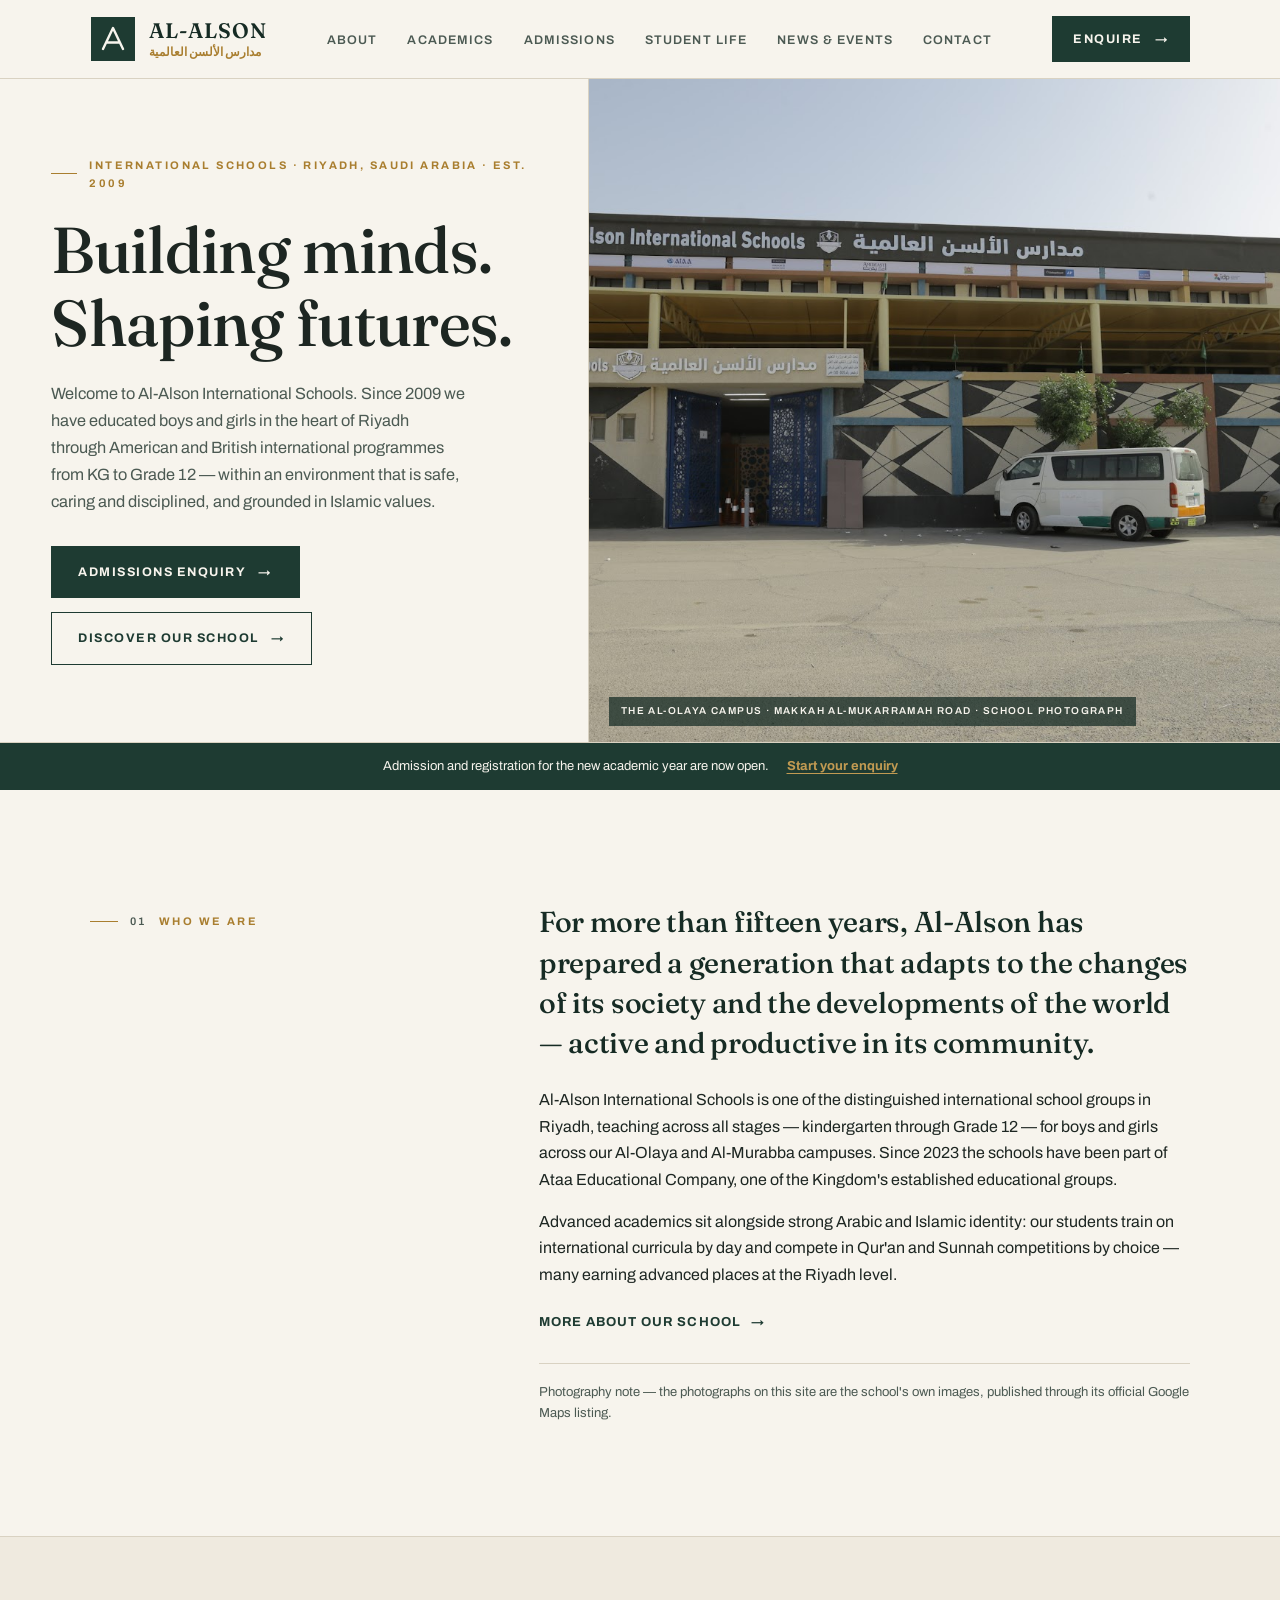
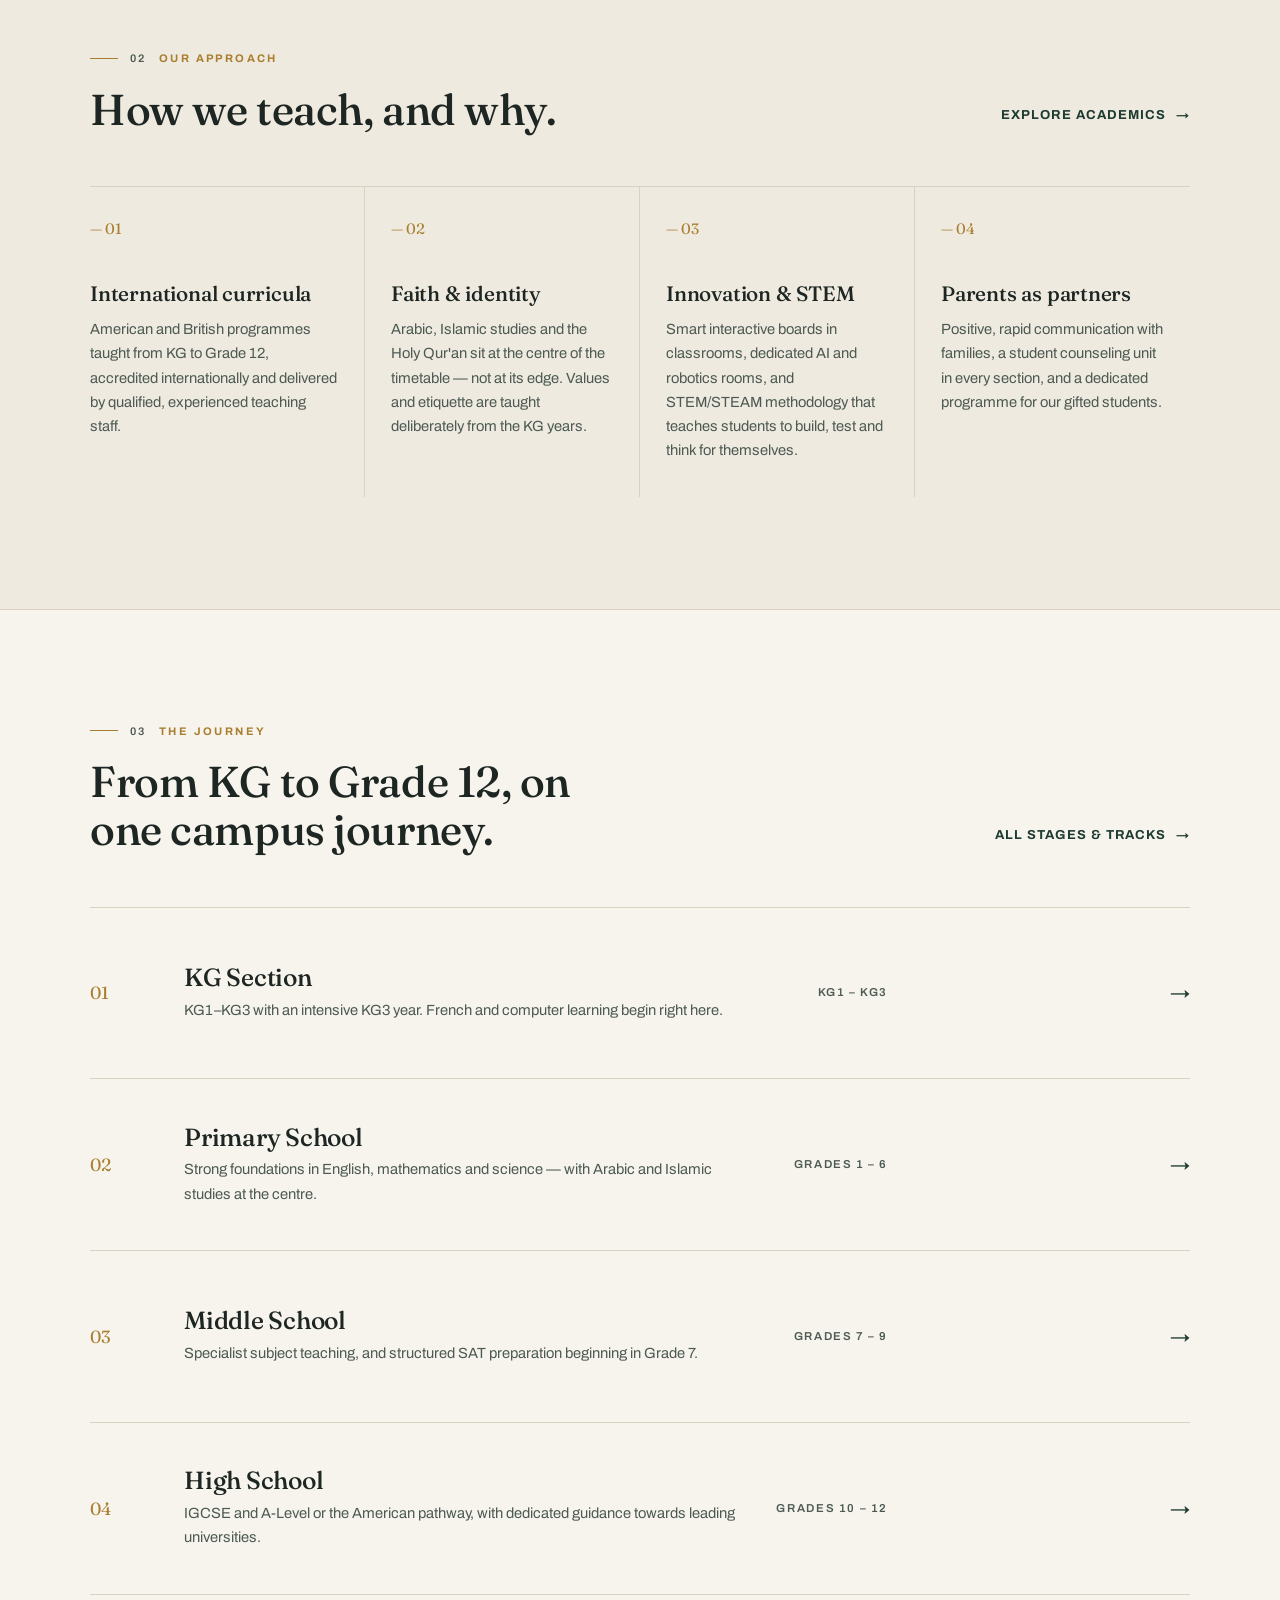
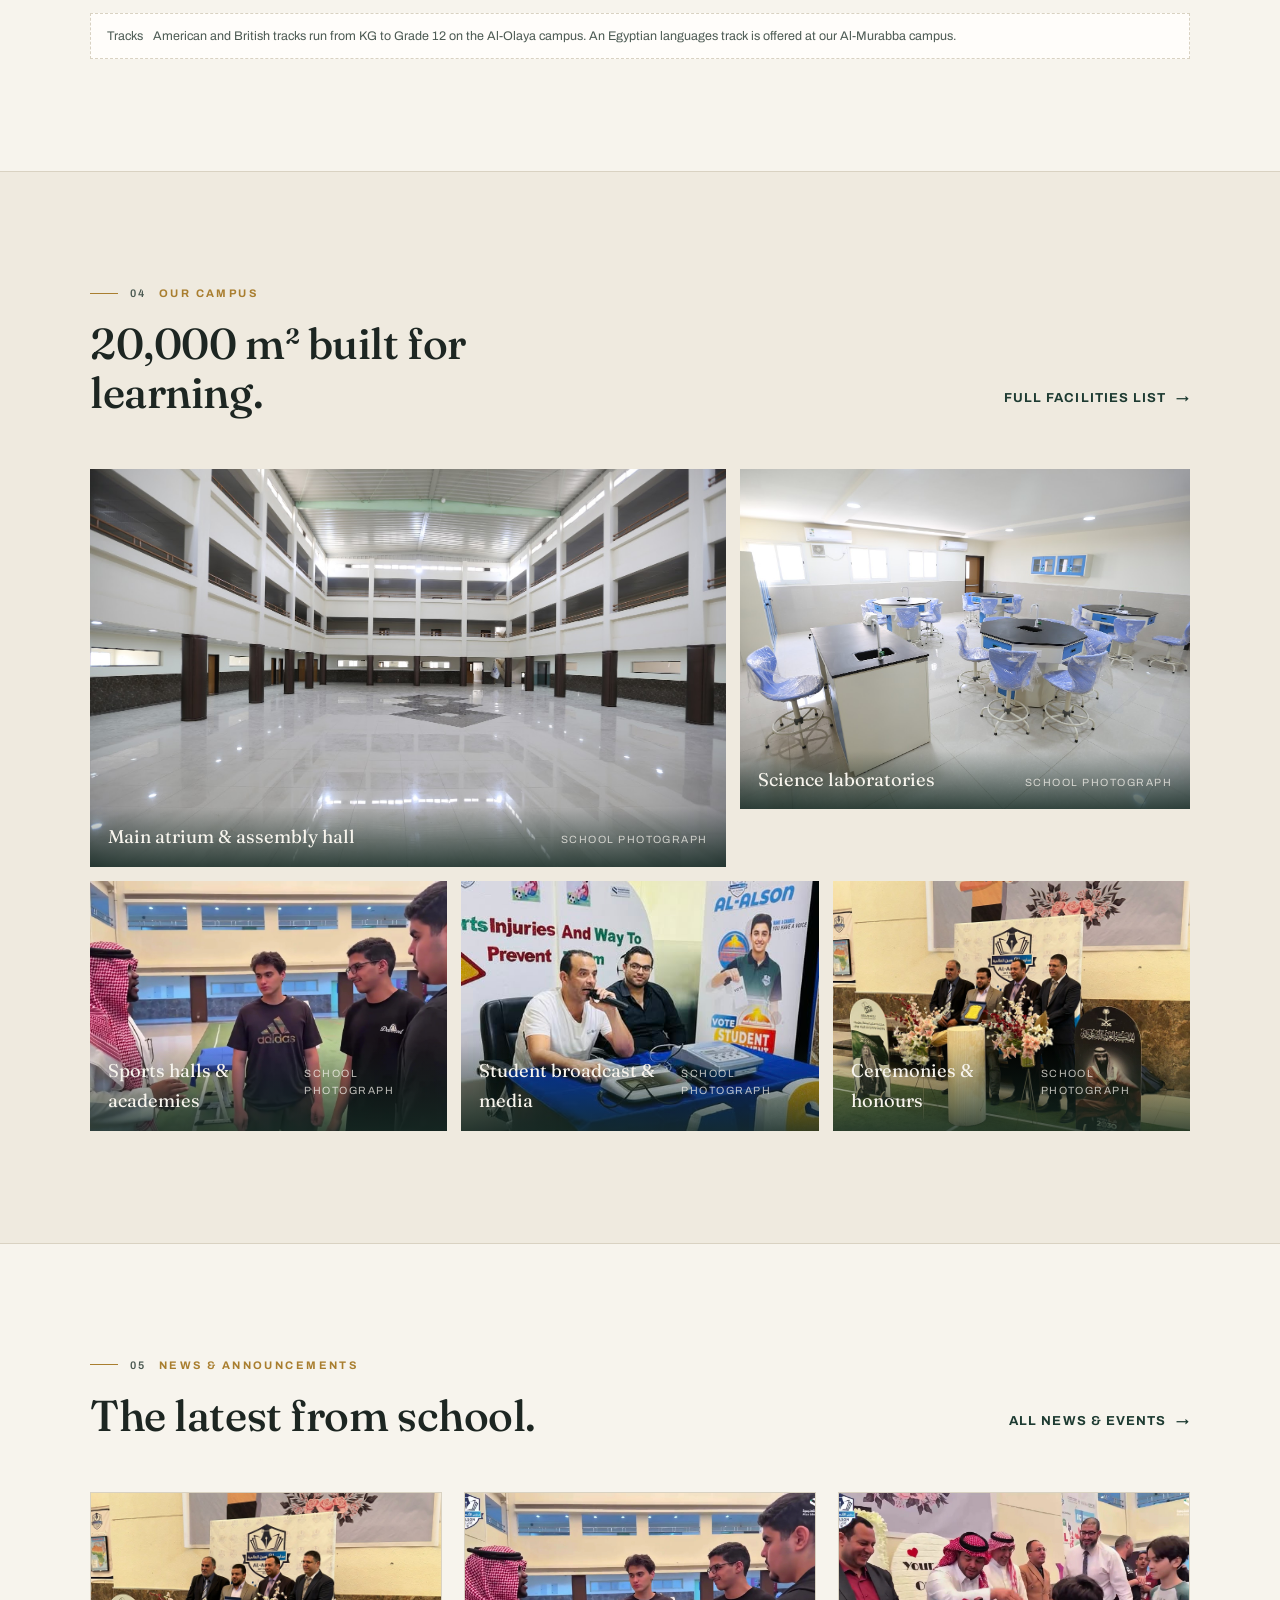
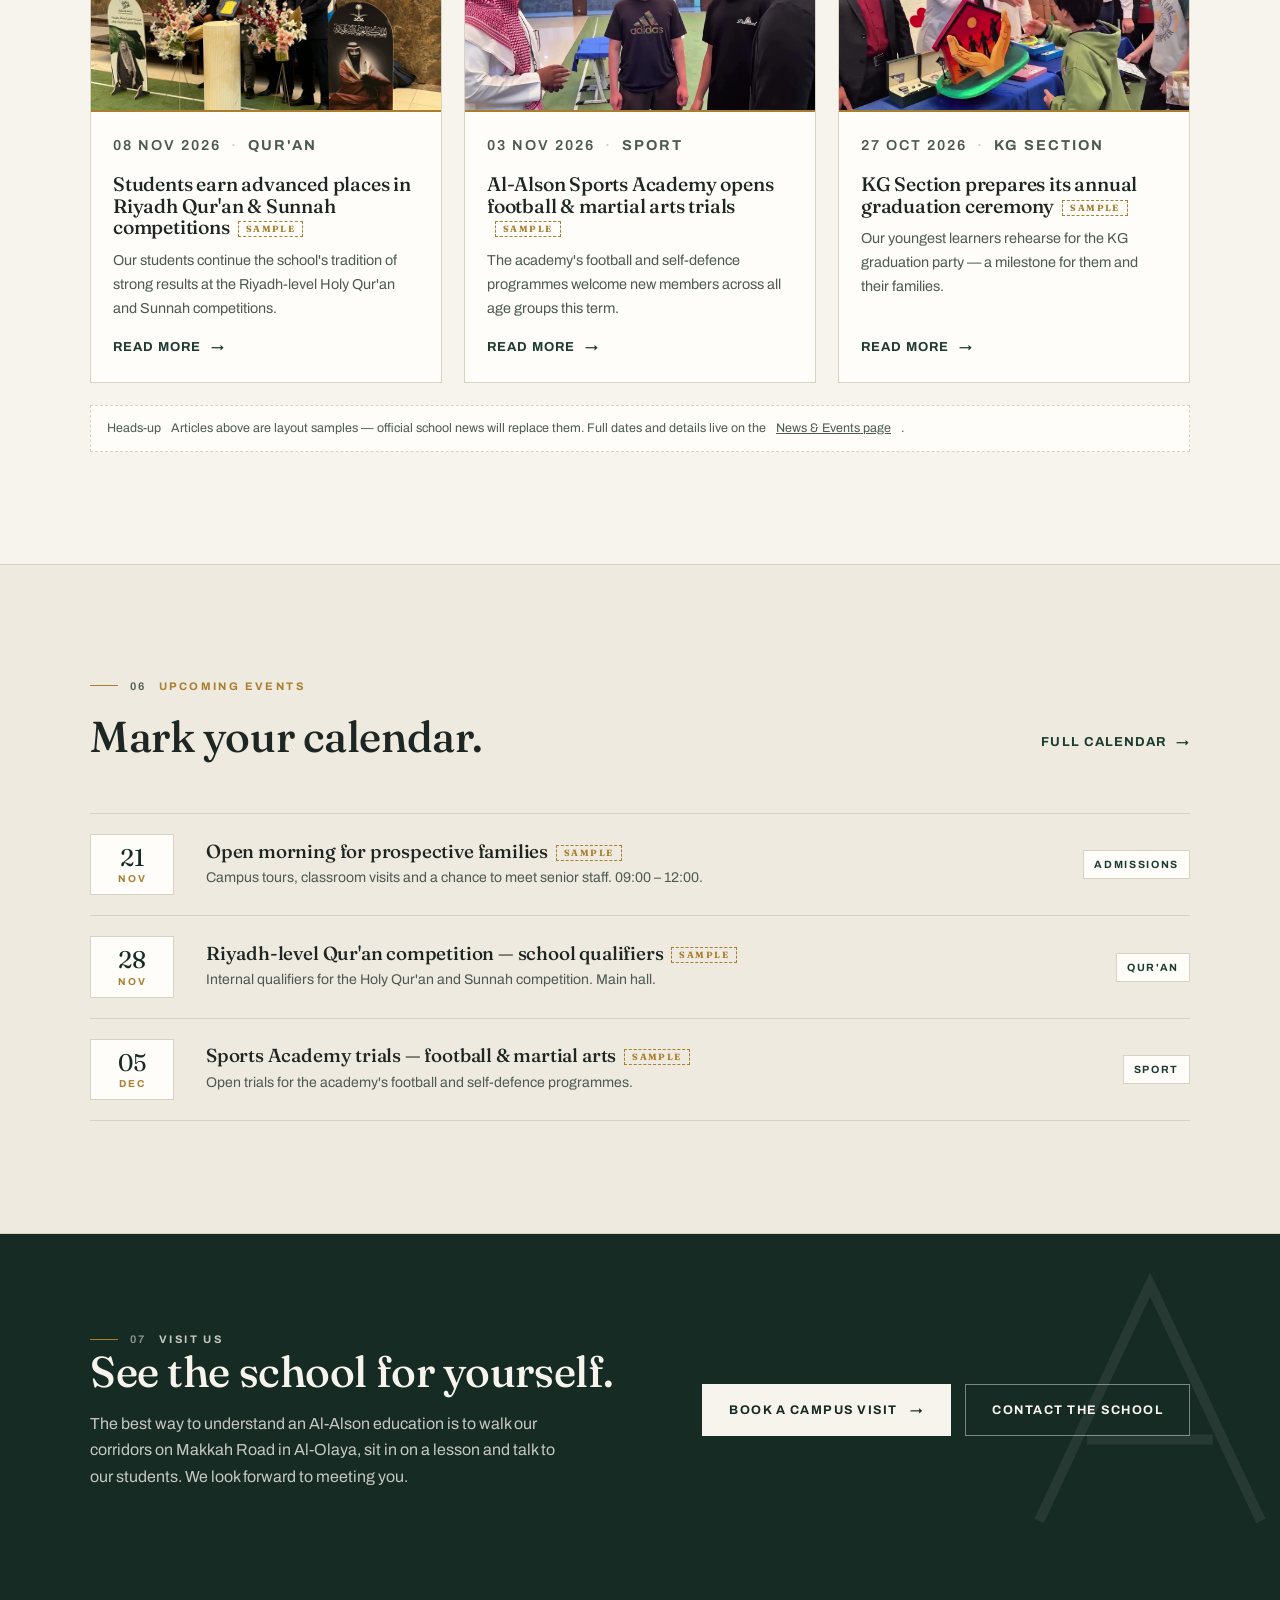
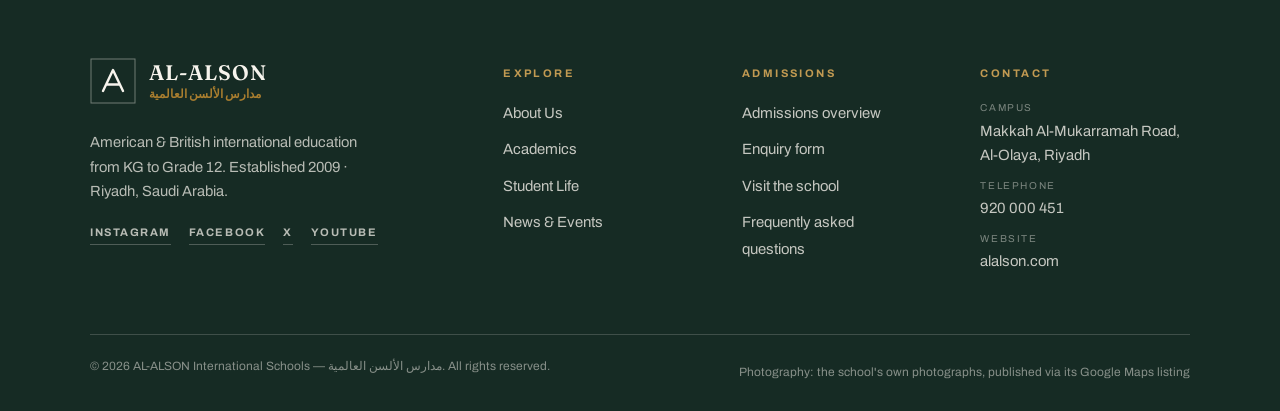
<file: index.html>
<!DOCTYPE html>
<html lang="en">
<head>
  <meta charset="UTF-8">
  <meta name="viewport" content="width=device-width, initial-scale=1.0">
  <title>AL-ALSON International Schools — مدارس الألسن العالمية | Riyadh</title>
  <meta name="description" content="Al-Alson International Schools in Riyadh, Saudi Arabia. American and British international education from KG to Grade 12, established 2009, in the heart of Riyadh. Admissions open.">
  <link rel="icon" href="data:image/svg+xml,%3Csvg xmlns='http://www.w3.org/2000/svg' viewBox='0 0 46 46'%3E%3Crect width='46' height='46' fill='%231e3b32'/%3E%3Cpath d='M13 33 L23 12 L33 33 M17.5 26.5 H28.5' fill='none' stroke='%23f7f4ed' stroke-width='2.5'/%3E%3C/svg%3E">
  <link rel="preconnect" href="https://fonts.googleapis.com">
  <link rel="preconnect" href="https://fonts.gstatic.com" crossorigin>
  <link href="https://fonts.googleapis.com/css2?family=Archivo:wght@400;500;600;700&family=Fraunces:opsz,wght@9..144,400;9..144,500;9..144,600&display=swap" rel="stylesheet">
  <link rel="stylesheet" href="css/style.css?v=1">
  <link rel="stylesheet" href="css/pages.css?v=1">
</head>
<body>

  <a class="skip-link" href="#main">Skip to content</a>

  <header class="site-header">
    <div class="container header-inner">
      <a class="brand" href="index.html" aria-label="AL-ALSON International Schools — home">
        <svg class="brand-mark" viewBox="0 0 46 46" aria-hidden="true">
          <rect x="1" y="1" width="44" height="44" fill="#1e3b32"/>
          <path d="M13 33 L23 12 L33 33 M17.5 26.5 H28.5" fill="none" stroke="#f7f4ed" stroke-width="2.4" stroke-linecap="round" stroke-linejoin="round"/>
        </svg>
        <span class="brand-text">
          <span class="brand-name">AL-ALSON</span>
          <span class="brand-sub--ar" lang="ar" dir="rtl">مدارس الألسن العالمية</span>
        </span>
      </a>

      <nav class="site-nav" aria-label="Primary navigation">
        <ul>
          <li><a href="about.html">About</a></li>
          <li><a href="academics.html">Academics</a></li>
          <li><a href="admissions.html">Admissions</a></li>
          <li><a href="student-life.html">Student Life</a></li>
          <li><a href="news.html">News &amp; Events</a></li>
          <li><a href="contact.html">Contact</a></li>
        </ul>
      </nav>

      <div class="header-cta">
        <a class="btn btn--solid" href="admissions.html#enquiry">Enquire <span class="arrow">→</span></a>
      </div>

      <button class="nav-toggle" aria-expanded="false" aria-controls="mobile-panel" aria-label="Open menu">
        <span></span><span></span>
      </button>
    </div>

    <div class="mobile-panel" id="mobile-panel">
      <ul>
        <li><a href="index.html" aria-current="page">Home</a></li>
        <li><a href="about.html">About Us</a></li>
        <li><a href="academics.html">Academics</a></li>
        <li><a href="admissions.html">Admissions</a></li>
        <li><a href="student-life.html">Student Life</a></li>
        <li><a href="news.html">News &amp; Events</a></li>
        <li><a href="contact.html">Contact Us</a></li>
      </ul>
      <div class="mobile-cta">
        <a class="btn btn--solid" href="admissions.html#enquiry">Enquire</a>
        <a class="btn btn--line" href="contact.html">Contact</a>
      </div>
    </div>
  </header>

  <main id="main">

    <!-- Hero -->
    <section class="hero" aria-label="Introduction">
      <div class="hero-grid">
        <div class="hero-copy">
          <p class="eyebrow">International schools · Riyadh, Saudi Arabia · Est. 2009</p>
          <h1 class="display-1">Building minds. Shaping futures.</h1>
          <p class="hero-welcome">
            Welcome to Al-Alson International Schools. Since 2009 we have educated
            boys and girls in the heart of Riyadh through American and British
            international programmes from KG to Grade 12 — within an environment
            that is safe, caring and disciplined, and grounded in Islamic values.
          </p>
          <div class="hero-actions">
            <a class="btn btn--solid" href="admissions.html#enquiry">Admissions enquiry <span class="arrow">→</span></a>
            <a class="btn btn--line" href="about.html">Discover our school <span class="arrow">→</span></a>
          </div>
        </div>
        <div class="hero-media">
          <img src="img/school-01.jpg"
               alt="The entrance of the Al-Olaya campus of Al-Alson International Schools, on Makkah Al-Mukarramah Road" fetchpriority="high">
          <p class="hero-caption">The Al-Olaya campus · Makkah Al-Mukarramah Road · school photograph</p>
        </div>
      </div>
    </section>

    <!-- Announcement ribbon -->
    <div class="ribbon">
      <p class="ribbon-inner container">
        Admission and registration for the new academic year are now open.
        <a href="admissions.html#enquiry">Start your enquiry</a>
      </p>
    </div>

    <!-- 01 · Introduction -->
    <section class="section">
      <div class="container intro-grid">
        <div class="reveal">
          <p class="eyebrow"><span class="eyebrow-num">01</span> Who we are</p>
        </div>
        <div class="reveal reveal-delay-1">
          <h2 class="intro-statement">
            For more than fifteen years, Al-Alson has prepared a generation that
            adapts to the changes of its society and the developments of the
            world — active and productive in its community.
          </h2>
          <p>
            Al-Alson International Schools is one of the distinguished
            international school groups in Riyadh, teaching across all stages —
            kindergarten through Grade 12 — for boys and girls across our
            Al-Olaya and Al-Murabba campuses. Since 2023 the schools have been
            part of Ataa Educational Company, one of the Kingdom's established
            educational groups.
          </p>
          <p>
            Advanced academics sit alongside strong Arabic and Islamic identity:
            our students train on international curricula by day and compete in
            Qur'an and Sunnah competitions by choice — many earning advanced
            places at the Riyadh level.
          </p>
          <a class="arrow-link" href="about.html">More about our school <span class="arrow">→</span></a>
          <p class="intro-side-note">
            Photography note — the photographs on this site are the school's own
            images, published through its official Google Maps listing.
          </p>
        </div>
      </div>
    </section>

    <!-- 02 · Educational approach -->
    <section class="section section--alt">
      <div class="container">
        <div class="section-head reveal">
          <div>
            <p class="eyebrow"><span class="eyebrow-num">02</span> Our approach</p>
            <h2 class="display-2">How we teach, and why.</h2>
          </div>
          <a class="arrow-link" href="academics.html">Explore academics <span class="arrow">→</span></a>
        </div>

        <div class="pillar-grid">
          <div class="pillar reveal">
            <span class="pillar-num">— 01</span>
            <h3>International curricula</h3>
            <p>American and British programmes taught from KG to Grade 12,
               accredited internationally and delivered by qualified,
               experienced teaching staff.</p>
          </div>
          <div class="pillar reveal reveal-delay-1">
            <span class="pillar-num">— 02</span>
            <h3>Faith &amp; identity</h3>
            <p>Arabic, Islamic studies and the Holy Qur'an sit at the centre of
               the timetable — not at its edge. Values and etiquette are taught
               deliberately from the KG years.</p>
          </div>
          <div class="pillar reveal reveal-delay-2">
            <span class="pillar-num">— 03</span>
            <h3>Innovation &amp; STEM</h3>
            <p>Smart interactive boards in classrooms, dedicated AI and robotics
               rooms, and STEM/STEAM methodology that teaches students to build,
               test and think for themselves.</p>
          </div>
          <div class="pillar reveal reveal-delay-3">
            <span class="pillar-num">— 04</span>
            <h3>Parents as partners</h3>
            <p>Positive, rapid communication with families, a student counseling
               unit in every section, and a dedicated programme for our gifted
               students.</p>
          </div>
        </div>
      </div>
    </section>

    <!-- 03 · Academic journey -->
    <section class="section">
      <div class="container">
        <div class="section-head reveal">
          <div>
            <p class="eyebrow"><span class="eyebrow-num">03</span> The journey</p>
            <h2 class="display-2">From KG to Grade 12, on one campus journey.</h2>
          </div>
          <a class="arrow-link" href="academics.html">All stages &amp; tracks <span class="arrow">→</span></a>
        </div>

        <div class="prog-list">
          <a class="prog-row reveal" href="academics.html#kg">
            <span class="prog-num">01</span>
            <div>
              <h3>KG Section</h3>
              <p class="prog-desc">KG1–KG3 with an intensive KG3 year. French and computer learning begin right here.</p>
            </div>
            <span class="prog-meta">KG1 – KG3</span>
            <span class="prog-thumb" aria-hidden="true"><img src="img/school-09.jpg" alt="" loading="lazy"></span>
            <span class="prog-arrow" aria-hidden="true">→</span>
          </a>
          <a class="prog-row reveal" href="academics.html#primary">
            <span class="prog-num">02</span>
            <div>
              <h3>Primary School</h3>
              <p class="prog-desc">Strong foundations in English, mathematics and science — with Arabic and Islamic studies at the centre.</p>
            </div>
            <span class="prog-meta">Grades 1 – 6</span>
            <span class="prog-thumb" aria-hidden="true"><img src="img/school-05.jpg" alt="" loading="lazy"></span>
            <span class="prog-arrow" aria-hidden="true">→</span>
          </a>
          <a class="prog-row reveal" href="academics.html#middle-school">
            <span class="prog-num">03</span>
            <div>
              <h3>Middle School</h3>
              <p class="prog-desc">Specialist subject teaching, and structured SAT preparation beginning in Grade 7.</p>
            </div>
            <span class="prog-meta">Grades 7 – 9</span>
            <span class="prog-thumb" aria-hidden="true"><img src="img/school-10.jpg" alt="" loading="lazy"></span>
            <span class="prog-arrow" aria-hidden="true">→</span>
          </a>
          <a class="prog-row reveal" href="academics.html#high-school">
            <span class="prog-num">04</span>
            <div>
              <h3>High School</h3>
              <p class="prog-desc">IGCSE and A-Level or the American pathway, with dedicated guidance towards leading universities.</p>
            </div>
            <span class="prog-meta">Grades 10 – 12</span>
            <span class="prog-thumb" aria-hidden="true"><img src="img/school-08.jpg" alt="" loading="lazy"></span>
            <span class="prog-arrow" aria-hidden="true">→</span>
          </a>
        </div>
        <p class="sample-note" style="margin-top: 18px;">
          <span>Tracks</span> American and British tracks run from KG to Grade 12 on the Al-Olaya campus. An Egyptian
          languages track is offered at our Al-Murabba campus.
        </p>
      </div>
    </section>

    <!-- 04 · Facilities -->
    <section class="section section--alt">
      <div class="container">
        <div class="section-head reveal">
          <div>
            <p class="eyebrow"><span class="eyebrow-num">04</span> Our campus</p>
            <h2 class="display-2">20,000 m² built for learning.</h2>
          </div>
          <a class="arrow-link" href="student-life.html#facilities">Full facilities list <span class="arrow">→</span></a>
        </div>

        <div class="fac-grid">
          <figure class="fac-item fac-item--wide reveal">
            <img src="img/school-07.jpg" alt="The multi-storey main atrium and assembly hall of the Al-Olaya campus" loading="lazy">
            <figcaption><span class="fac-name">Main atrium &amp; assembly hall</span><span class="fac-note">School photograph</span></figcaption>
          </figure>
          <figure class="fac-item fac-item--tall reveal reveal-delay-1">
            <img src="img/school-10.jpg" alt="A science laboratory with octagonal workstations and sinks" loading="lazy">
            <figcaption><span class="fac-name">Science laboratories</span><span class="fac-note">School photograph</span></figcaption>
          </figure>
          <figure class="fac-item fac-item--third reveal">
            <img src="img/school-03.jpg" alt="A coach speaking with students in the school sports hall" loading="lazy">
            <figcaption><span class="fac-name">Sports halls &amp; academies</span><span class="fac-note">School photograph</span></figcaption>
          </figure>
          <figure class="fac-item fac-item--third reveal reveal-delay-1">
            <img src="img/school-06.jpg" alt="Students hosting the school's morning broadcast on health awareness" loading="lazy">
            <figcaption><span class="fac-name">Student broadcast &amp; media</span><span class="fac-note">School photograph</span></figcaption>
          </figure>
          <figure class="fac-item fac-item--third reveal reveal-delay-2">
            <img src="img/school-04.jpg" alt="A prize-giving ceremony on stage at the school with the Al-Alson banner" loading="lazy">
            <figcaption><span class="fac-name">Ceremonies &amp; honours</span><span class="fac-note">School photograph</span></figcaption>
          </figure>
        </div>
      </div>
    </section>

    <!-- 05 · News & announcements -->
    <section class="section">
      <div class="container">
        <div class="section-head reveal">
          <div>
            <p class="eyebrow"><span class="eyebrow-num">05</span> News &amp; announcements</p>
            <h2 class="display-2">The latest from school.</h2>
          </div>
          <a class="arrow-link" href="news.html">All news &amp; events <span class="arrow">→</span></a>
        </div>

        <div class="news-grid">
          <article class="news-card reveal" data-type="news">
            <div class="news-media">
              <img src="img/school-04.jpg" alt="A prize-giving ceremony at the school with the Al-Alson banner" loading="lazy">
            </div>
            <div class="news-body">
              <p class="news-meta"><time datetime="2026-11-08">08 Nov 2026</time><span class="dot">·</span><span>Qur'an</span></p>
              <h3>Students earn advanced places in Riyadh Qur'an &amp; Sunnah competitions<span class="tag-sample">Sample</span></h3>
              <p>Our students continue the school's tradition of strong results at the Riyadh-level Holy Qur'an and Sunnah competitions.</p>
              <a class="arrow-link" href="news.html">Read more <span class="arrow">→</span></a>
            </div>
          </article>
          <article class="news-card reveal reveal-delay-1" data-type="news">
            <div class="news-media">
              <img src="img/school-03.jpg" alt="A coach with students in the school sports hall" loading="lazy">
            </div>
            <div class="news-body">
              <p class="news-meta"><time datetime="2026-11-03">03 Nov 2026</time><span class="dot">·</span><span>Sport</span></p>
              <h3>Al-Alson Sports Academy opens football &amp; martial arts trials<span class="tag-sample">Sample</span></h3>
              <p>The academy's football and self-defence programmes welcome new members across all age groups this term.</p>
              <a class="arrow-link" href="news.html">Read more <span class="arrow">→</span></a>
            </div>
          </article>
          <article class="news-card reveal reveal-delay-2" data-type="news">
            <div class="news-media">
              <img src="img/school-09.jpg" alt="Younger students taking part in a school exhibition" loading="lazy">
            </div>
            <div class="news-body">
              <p class="news-meta"><time datetime="2026-10-27">27 Oct 2026</time><span class="dot">·</span><span>KG Section</span></p>
              <h3>KG Section prepares its annual graduation ceremony<span class="tag-sample">Sample</span></h3>
              <p>Our youngest learners rehearse for the KG graduation party — a milestone for them and their families.</p>
              <a class="arrow-link" href="news.html">Read more <span class="arrow">→</span></a>
            </div>
          </article>
        </div>
        <p class="sample-note" style="margin-top: 22px;">
          <span>Heads-up</span> Articles above are layout samples — official school news will replace them. Full dates and details live on the <a href="news.html" style="text-decoration: underline;">News &amp; Events page</a>.
        </p>
      </div>
    </section>

    <!-- 06 · Upcoming events -->
    <section class="section section--alt">
      <div class="container">
        <div class="section-head reveal">
          <div>
            <p class="eyebrow"><span class="eyebrow-num">06</span> Upcoming events</p>
            <h2 class="display-2">Mark your calendar.</h2>
          </div>
          <a class="arrow-link" href="news.html#events">Full calendar <span class="arrow">→</span></a>
        </div>

        <div class="event-list">
          <a class="event-row reveal" href="news.html#events" data-type="event">
            <span class="event-date"><span class="day">21</span><span class="month">Nov</span></span>
            <div>
              <h3>Open morning for prospective families<span class="tag-sample">Sample</span></h3>
              <p class="event-detail">Campus tours, classroom visits and a chance to meet senior staff. 09:00 – 12:00.</p>
            </div>
            <span class="event-tag">Admissions</span>
          </a>
          <a class="event-row reveal" href="news.html#events" data-type="event">
            <span class="event-date"><span class="day">28</span><span class="month">Nov</span></span>
            <div>
              <h3>Riyadh-level Qur'an competition — school qualifiers<span class="tag-sample">Sample</span></h3>
              <p class="event-detail">Internal qualifiers for the Holy Qur'an and Sunnah competition. Main hall.</p>
            </div>
            <span class="event-tag">Qur'an</span>
          </a>
          <a class="event-row reveal" href="news.html#events" data-type="event">
            <span class="event-date"><span class="day">05</span><span class="month">Dec</span></span>
            <div>
              <h3>Sports Academy trials — football &amp; martial arts<span class="tag-sample">Sample</span></h3>
              <p class="event-detail">Open trials for the academy's football and self-defence programmes.</p>
            </div>
            <span class="event-tag">Sport</span>
          </a>
        </div>
      </div>
    </section>

    <!-- CTA band -->
    <section class="cta-band">
      <div class="container cta-band-inner">
        <div class="reveal">
          <p class="eyebrow"><span class="eyebrow-num">07</span> Visit us</p>
          <h2 class="display-2">See the school for yourself.</h2>
          <p>The best way to understand an Al-Alson education is to walk our
             corridors on Makkah Road in Al-Olaya, sit in on a lesson and talk
             to our students. We look forward to meeting you.</p>
        </div>
        <div class="cta-band-actions reveal reveal-delay-1">
          <a class="btn btn--light" href="admissions.html#enquiry">Book a campus visit <span class="arrow">→</span></a>
          <a class="btn btn--ghost-light" href="contact.html">Contact the school</a>
        </div>
      </div>
      <svg class="cta-watermark" width="340" height="340" viewBox="0 0 46 46" aria-hidden="true">
        <path d="M8 38 L23 6 L38 38 M14.5 27 H31.5" fill="none" stroke="#f7f4ed" stroke-width="1.4"/>
      </svg>
    </section>

  </main>

  <footer class="site-footer">
    <div class="container">
      <div class="footer-grid">
        <div class="footer-brand">
          <a class="brand" href="index.html" aria-label="AL-ALSON International Schools — home">
            <svg class="brand-mark" viewBox="0 0 46 46" aria-hidden="true">
              <rect x="1" y="1" width="44" height="44" fill="none" stroke="rgba(247,244,237,.4)" stroke-width="1"/>
              <path d="M13 33 L23 12 L33 33 M17.5 26.5 H28.5" fill="none" stroke="#f7f4ed" stroke-width="2.4" stroke-linecap="round" stroke-linejoin="round"/>
            </svg>
            <span class="brand-text">
              <span class="brand-name">AL-ALSON</span>
              <span class="brand-sub--ar" lang="ar" dir="rtl">مدارس الألسن العالمية</span>
            </span>
          </a>
          <p>American &amp; British international education from KG to Grade 12.
             Established 2009 · Riyadh, Saudi Arabia.</p>
          <div class="footer-social">
            <a href="https://www.instagram.com/alalsonschool/" target="_blank" rel="noopener">Instagram</a>
            <a href="https://www.facebook.com/AlalsonSchool/" target="_blank" rel="noopener">Facebook</a>
            <a href="https://twitter.com/alalsonschool" target="_blank" rel="noopener">X</a>
            <a href="https://www.youtube.com/@AlalsonInternationalSchool" target="_blank" rel="noopener">YouTube</a>
          </div>
        </div>

        <div class="footer-col">
          <h4>Explore</h4>
          <ul>
            <li><a href="about.html">About Us</a></li>
            <li><a href="academics.html">Academics</a></li>
            <li><a href="student-life.html">Student Life</a></li>
            <li><a href="news.html">News &amp; Events</a></li>
          </ul>
        </div>

        <div class="footer-col">
          <h4>Admissions</h4>
          <ul>
            <li><a href="admissions.html">Admissions overview</a></li>
            <li><a href="admissions.html#enquiry">Enquiry form</a></li>
            <li><a href="admissions.html#visit">Visit the school</a></li>
            <li><a href="admissions.html#faq">Frequently asked questions</a></li>
          </ul>
        </div>

        <div class="footer-col footer-contact">
          <h4>Contact</h4>
          <ul>
            <li><span class="ph">Campus</span>Makkah Al-Mukarramah Road, Al-Olaya, Riyadh</li>
            <li><span class="ph">Telephone</span>920 000 451</li>
            <li><span class="ph">Website</span>alalson.com</li>
          </ul>
        </div>
      </div>

      <div class="footer-bottom">
        <p>© <span data-year>2026</span> AL-ALSON International Schools — مدارس الألسن العالمية. All rights reserved.</p>
        <p>Photography: the school's own photographs, published via its Google Maps listing</p>
      </div>
    </div>
  </footer>

  <script src="js/main.js?v=1"></script>
</body>
</html>
</file>
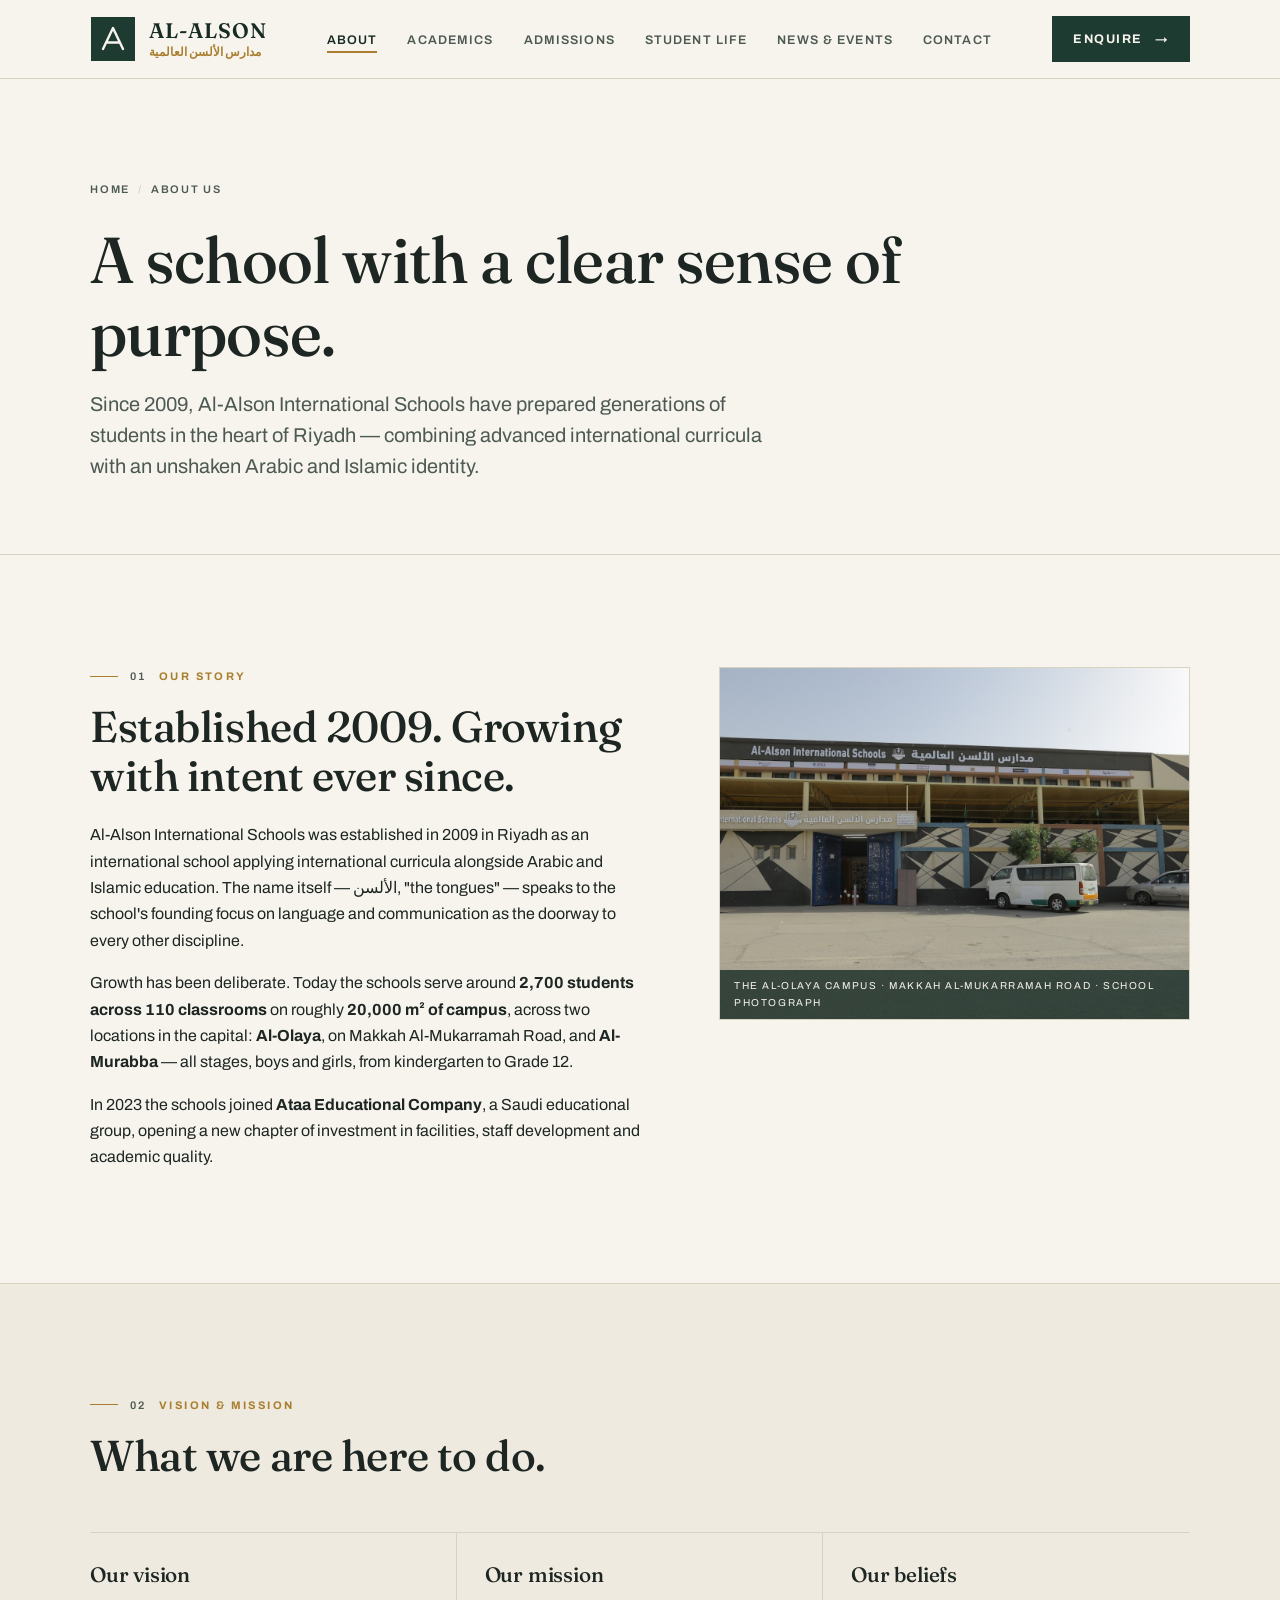
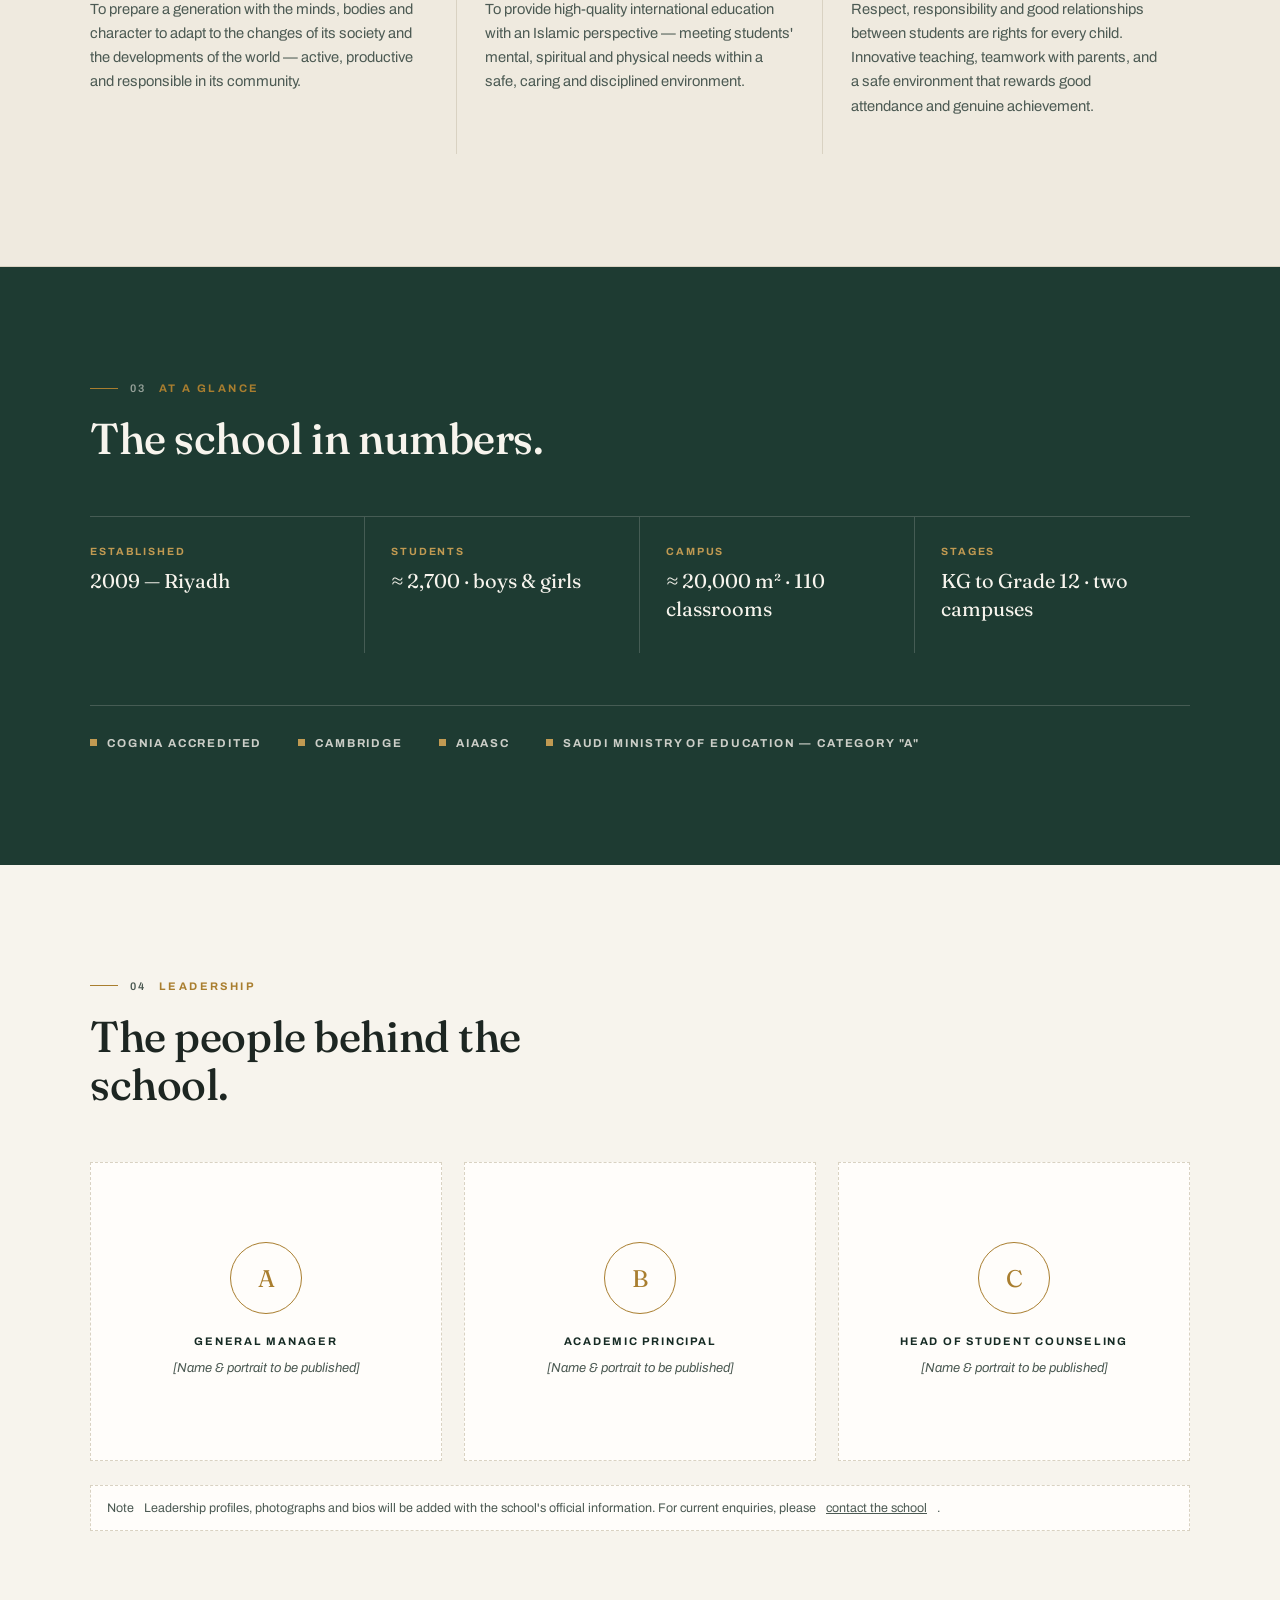
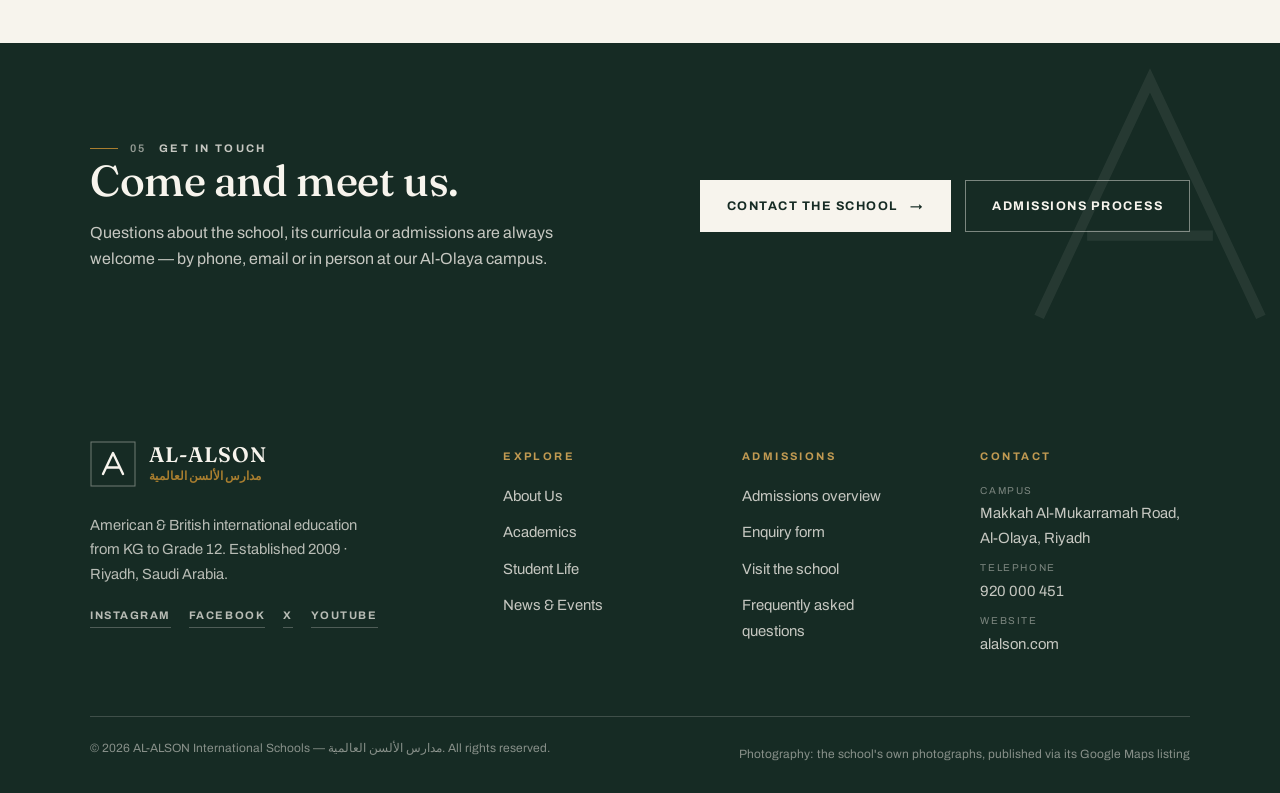
<file: about.html>
<!DOCTYPE html>
<html lang="en">
<head>
  <meta charset="UTF-8">
  <meta name="viewport" content="width=device-width, initial-scale=1.0">
  <title>About Us — AL-ALSON International Schools | Riyadh</title>
  <meta name="description" content="Al-Alson International Schools, Riyadh: established 2009, two campuses in Al-Olaya and Al-Murabba, American and British international education from KG to Grade 12 with an Islamic perspective.">
  <link rel="icon" href="data:image/svg+xml,%3Csvg xmlns='http://www.w3.org/2000/svg' viewBox='0 0 46 46'%3E%3Crect width='46' height='46' fill='%231e3b32'/%3E%3Cpath d='M13 33 L23 12 L33 33 M17.5 26.5 H28.5' fill='none' stroke='%23f7f4ed' stroke-width='2.5'/%3E%3C/svg%3E">
  <link rel="preconnect" href="https://fonts.googleapis.com">
  <link rel="preconnect" href="https://fonts.gstatic.com" crossorigin>
  <link href="https://fonts.googleapis.com/css2?family=Archivo:wght@400;500;600;700&family=Fraunces:opsz,wght@9..144,400;9..144,500;9..144,600&display=swap" rel="stylesheet">
  <link rel="stylesheet" href="css/style.css?v=1">
  <link rel="stylesheet" href="css/pages.css?v=1">
</head>
<body>

  <a class="skip-link" href="#main">Skip to content</a>

  <header class="site-header">
    <div class="container header-inner">
      <a class="brand" href="index.html" aria-label="AL-ALSON International Schools — home">
        <svg class="brand-mark" viewBox="0 0 46 46" aria-hidden="true">
          <rect x="1" y="1" width="44" height="44" fill="#1e3b32"/>
          <path d="M13 33 L23 12 L33 33 M17.5 26.5 H28.5" fill="none" stroke="#f7f4ed" stroke-width="2.4" stroke-linecap="round" stroke-linejoin="round"/>
        </svg>
        <span class="brand-text">
          <span class="brand-name">AL-ALSON</span>
          <span class="brand-sub--ar" lang="ar" dir="rtl">مدارس الألسن العالمية</span>
        </span>
      </a>

      <nav class="site-nav" aria-label="Primary navigation">
        <ul>
          <li><a href="about.html" aria-current="page">About</a></li>
          <li><a href="academics.html">Academics</a></li>
          <li><a href="admissions.html">Admissions</a></li>
          <li><a href="student-life.html">Student Life</a></li>
          <li><a href="news.html">News &amp; Events</a></li>
          <li><a href="contact.html">Contact</a></li>
        </ul>
      </nav>

      <div class="header-cta">
        <a class="btn btn--solid" href="admissions.html#enquiry">Enquire <span class="arrow">→</span></a>
      </div>

      <button class="nav-toggle" aria-expanded="false" aria-controls="mobile-panel" aria-label="Open menu">
        <span></span><span></span>
      </button>
    </div>

    <div class="mobile-panel" id="mobile-panel">
      <ul>
        <li><a href="index.html">Home</a></li>
        <li><a href="about.html" aria-current="page">About Us</a></li>
        <li><a href="academics.html">Academics</a></li>
        <li><a href="admissions.html">Admissions</a></li>
        <li><a href="student-life.html">Student Life</a></li>
        <li><a href="news.html">News &amp; Events</a></li>
        <li><a href="contact.html">Contact Us</a></li>
      </ul>
      <div class="mobile-cta">
        <a class="btn btn--solid" href="admissions.html#enquiry">Enquire</a>
        <a class="btn btn--line" href="contact.html">Contact</a>
      </div>
    </div>
  </header>

  <main id="main">

    <section class="page-hero">
      <div class="container">
        <p class="crumb"><a href="index.html">Home</a><span class="sep">/</span><span>About Us</span></p>
        <h1 class="display-1">A school with a clear sense of purpose.</h1>
        <p class="lead">
          Since 2009, Al-Alson International Schools have prepared generations of
          students in the heart of Riyadh — combining advanced international
          curricula with an unshaken Arabic and Islamic identity.
        </p>
      </div>
    </section>

    <!-- Our story -->
    <section class="section">
      <div class="container story-grid">
        <div class="reveal">
          <p class="eyebrow"><span class="eyebrow-num">01</span> Our story</p>
          <h2 class="display-2" style="margin-bottom: 22px;">Established 2009. Growing with intent ever since.</h2>
          <p>
            Al-Alson International Schools was established in 2009 in Riyadh as an
            international school applying international curricula alongside Arabic
            and Islamic education. The name itself — <span lang="ar" dir="rtl">الألسن</span>,
            "the tongues" — speaks to the school's founding focus on language and
            communication as the doorway to every other discipline.
          </p>
          <p>
            Growth has been deliberate. Today the schools serve around
            <strong>2,700 students across 110 classrooms</strong> on roughly
            <strong>20,000 m² of campus</strong>, across two locations in the
            capital: <strong>Al-Olaya</strong>, on Makkah Al-Mukarramah Road, and
            <strong>Al-Murabba</strong> — all stages, boys and girls, from
            kindergarten to Grade 12.
          </p>
          <p>
            In 2023 the schools joined <strong>Ataa Educational Company</strong>,
            a Saudi educational group, opening a new chapter of investment in
            facilities, staff development and academic quality.
          </p>
        </div>
        <figure class="reveal reveal-delay-1">
          <img src="img/school-02.jpg"
               alt="The entrance of the Al-Olaya campus of Al-Alson International Schools, on Makkah Al-Mukarramah Road" loading="lazy">
          <figcaption>The Al-Olaya campus · Makkah Al-Mukarramah Road · school photograph</figcaption>
        </figure>
      </div>
    </section>

    <!-- Vision & mission -->
    <section class="section section--alt">
      <div class="container">
        <div class="section-head reveal">
          <div>
            <p class="eyebrow"><span class="eyebrow-num">02</span> Vision &amp; mission</p>
            <h2 class="display-2">What we are here to do.</h2>
          </div>
        </div>
        <div class="values-grid">
          <div class="value-item reveal">
            <h3>Our vision</h3>
            <p>To prepare a generation with the minds, bodies and character to
               adapt to the changes of its society and the developments of the
               world — active, productive and responsible in its community.</p>
          </div>
          <div class="value-item reveal reveal-delay-1">
            <h3>Our mission</h3>
            <p>To provide high-quality international education with an Islamic
               perspective — meeting students' mental, spiritual and physical
               needs within a safe, caring and disciplined environment.</p>
          </div>
          <div class="value-item reveal reveal-delay-2">
            <h3>Our beliefs</h3>
            <p>Respect, responsibility and good relationships between students
               are rights for every child. Innovative teaching, teamwork with
               parents, and a safe environment that rewards good attendance and
               genuine achievement.</p>
          </div>
        </div>
      </div>
    </section>

    <!-- At a glance -->
    <section class="section section--dark">
      <div class="container">
        <div class="section-head reveal">
          <div>
            <p class="eyebrow"><span class="eyebrow-num">03</span> At a glance</p>
            <h2 class="display-2">The school in numbers.</h2>
          </div>
        </div>
        <div class="facts-grid">
          <div class="fact reveal">
            <span class="fact-label">Established</span>
            <span class="fact-value">2009 — Riyadh</span>
          </div>
          <div class="fact reveal reveal-delay-1">
            <span class="fact-label">Students</span>
            <span class="fact-value">≈ 2,700 · boys &amp; girls</span>
          </div>
          <div class="fact reveal reveal-delay-2">
            <span class="fact-label">Campus</span>
            <span class="fact-value">≈ 20,000 m² · 110 classrooms</span>
          </div>
          <div class="fact reveal reveal-delay-3">
            <span class="fact-label">Stages</span>
            <span class="fact-value">KG to Grade 12 · two campuses</span>
          </div>
        </div>

        <div class="accred-row reveal">
          <span class="accred-item">Cognia accredited</span>
          <span class="accred-item">Cambridge</span>
          <span class="accred-item">AIAASC</span>
          <span class="accred-item">Saudi Ministry of Education — Category "A"</span>
        </div>
      </div>
    </section>

    <!-- Leadership -->
    <section class="section">
      <div class="container">
        <div class="section-head reveal">
          <div>
            <p class="eyebrow"><span class="eyebrow-num">04</span> Leadership</p>
            <h2 class="display-2">The people behind the school.</h2>
          </div>
        </div>
        <div class="team-grid">
          <div class="team-tile reveal">
            <span class="monogram" aria-hidden="true">A</span>
            <span class="role">General Manager</span>
            <span class="name-ph">[Name &amp; portrait to be published]</span>
          </div>
          <div class="team-tile reveal reveal-delay-1">
            <span class="monogram" aria-hidden="true">B</span>
            <span class="role">Academic Principal</span>
            <span class="name-ph">[Name &amp; portrait to be published]</span>
          </div>
          <div class="team-tile reveal reveal-delay-2">
            <span class="monogram" aria-hidden="true">C</span>
            <span class="role">Head of Student Counseling</span>
            <span class="name-ph">[Name &amp; portrait to be published]</span>
          </div>
        </div>
        <p class="sample-note" style="margin-top: 24px;">
          <span>Note</span> Leadership profiles, photographs and bios will be added with the school's official information. For current enquiries, please <a href="contact.html" style="text-decoration: underline;">contact the school</a>.
        </p>
      </div>
    </section>

    <!-- CTA -->
    <section class="cta-band">
      <div class="container cta-band-inner">
        <div class="reveal">
          <p class="eyebrow"><span class="eyebrow-num">05</span> Get in touch</p>
          <h2 class="display-2">Come and meet us.</h2>
          <p>Questions about the school, its curricula or admissions are always
             welcome — by phone, email or in person at our Al-Olaya campus.</p>
        </div>
        <div class="cta-band-actions reveal reveal-delay-1">
          <a class="btn btn--light" href="contact.html">Contact the school <span class="arrow">→</span></a>
          <a class="btn btn--ghost-light" href="admissions.html">Admissions process</a>
        </div>
      </div>
      <svg class="cta-watermark" width="340" height="340" viewBox="0 0 46 46" aria-hidden="true">
        <path d="M8 38 L23 6 L38 38 M14.5 27 H31.5" fill="none" stroke="#f7f4ed" stroke-width="1.4"/>
      </svg>
    </section>

  </main>

  <footer class="site-footer">
    <div class="container">
      <div class="footer-grid">
        <div class="footer-brand">
          <a class="brand" href="index.html" aria-label="AL-ALSON International Schools — home">
            <svg class="brand-mark" viewBox="0 0 46 46" aria-hidden="true">
              <rect x="1" y="1" width="44" height="44" fill="none" stroke="rgba(247,244,237,.4)" stroke-width="1"/>
              <path d="M13 33 L23 12 L33 33 M17.5 26.5 H28.5" fill="none" stroke="#f7f4ed" stroke-width="2.4" stroke-linecap="round" stroke-linejoin="round"/>
            </svg>
            <span class="brand-text">
              <span class="brand-name">AL-ALSON</span>
              <span class="brand-sub--ar" lang="ar" dir="rtl">مدارس الألسن العالمية</span>
            </span>
          </a>
          <p>American &amp; British international education from KG to Grade 12.
             Established 2009 · Riyadh, Saudi Arabia.</p>
          <div class="footer-social">
            <a href="https://www.instagram.com/alalsonschool/" target="_blank" rel="noopener">Instagram</a>
            <a href="https://www.facebook.com/AlalsonSchool/" target="_blank" rel="noopener">Facebook</a>
            <a href="https://twitter.com/alalsonschool" target="_blank" rel="noopener">X</a>
            <a href="https://www.youtube.com/@AlalsonInternationalSchool" target="_blank" rel="noopener">YouTube</a>
          </div>
        </div>

        <div class="footer-col">
          <h4>Explore</h4>
          <ul>
            <li><a href="about.html">About Us</a></li>
            <li><a href="academics.html">Academics</a></li>
            <li><a href="student-life.html">Student Life</a></li>
            <li><a href="news.html">News &amp; Events</a></li>
          </ul>
        </div>

        <div class="footer-col">
          <h4>Admissions</h4>
          <ul>
            <li><a href="admissions.html">Admissions overview</a></li>
            <li><a href="admissions.html#enquiry">Enquiry form</a></li>
            <li><a href="admissions.html#visit">Visit the school</a></li>
            <li><a href="admissions.html#faq">Frequently asked questions</a></li>
          </ul>
        </div>

        <div class="footer-col footer-contact">
          <h4>Contact</h4>
          <ul>
            <li><span class="ph">Campus</span>Makkah Al-Mukarramah Road, Al-Olaya, Riyadh</li>
            <li><span class="ph">Telephone</span>920 000 451</li>
            <li><span class="ph">Website</span>alalson.com</li>
          </ul>
        </div>
      </div>

      <div class="footer-bottom">
        <p>© <span data-year>2026</span> AL-ALSON International Schools — مدارس الألسن العالمية. All rights reserved.</p>
        <p>Photography: the school's own photographs, published via its Google Maps listing</p>
      </div>
    </div>
  </footer>

  <script src="js/main.js?v=1"></script>
</body>
</html>
</file>
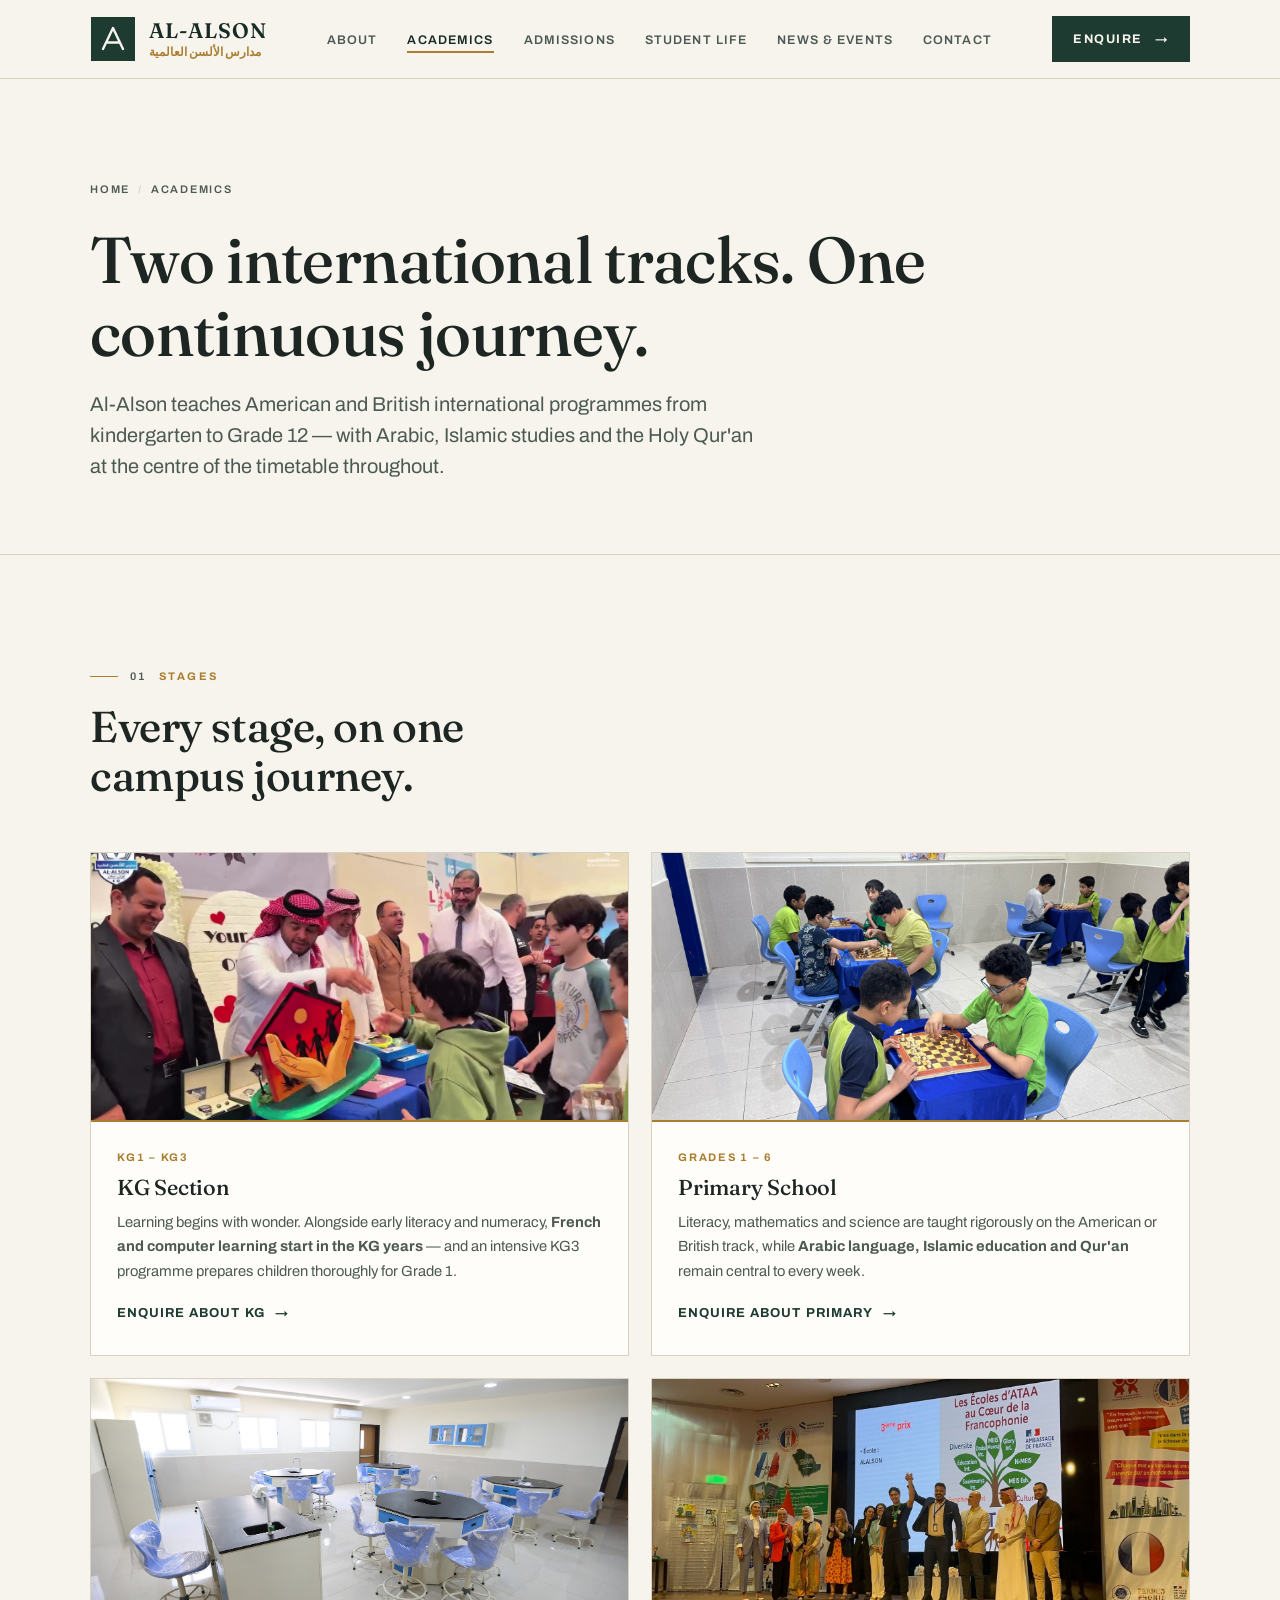
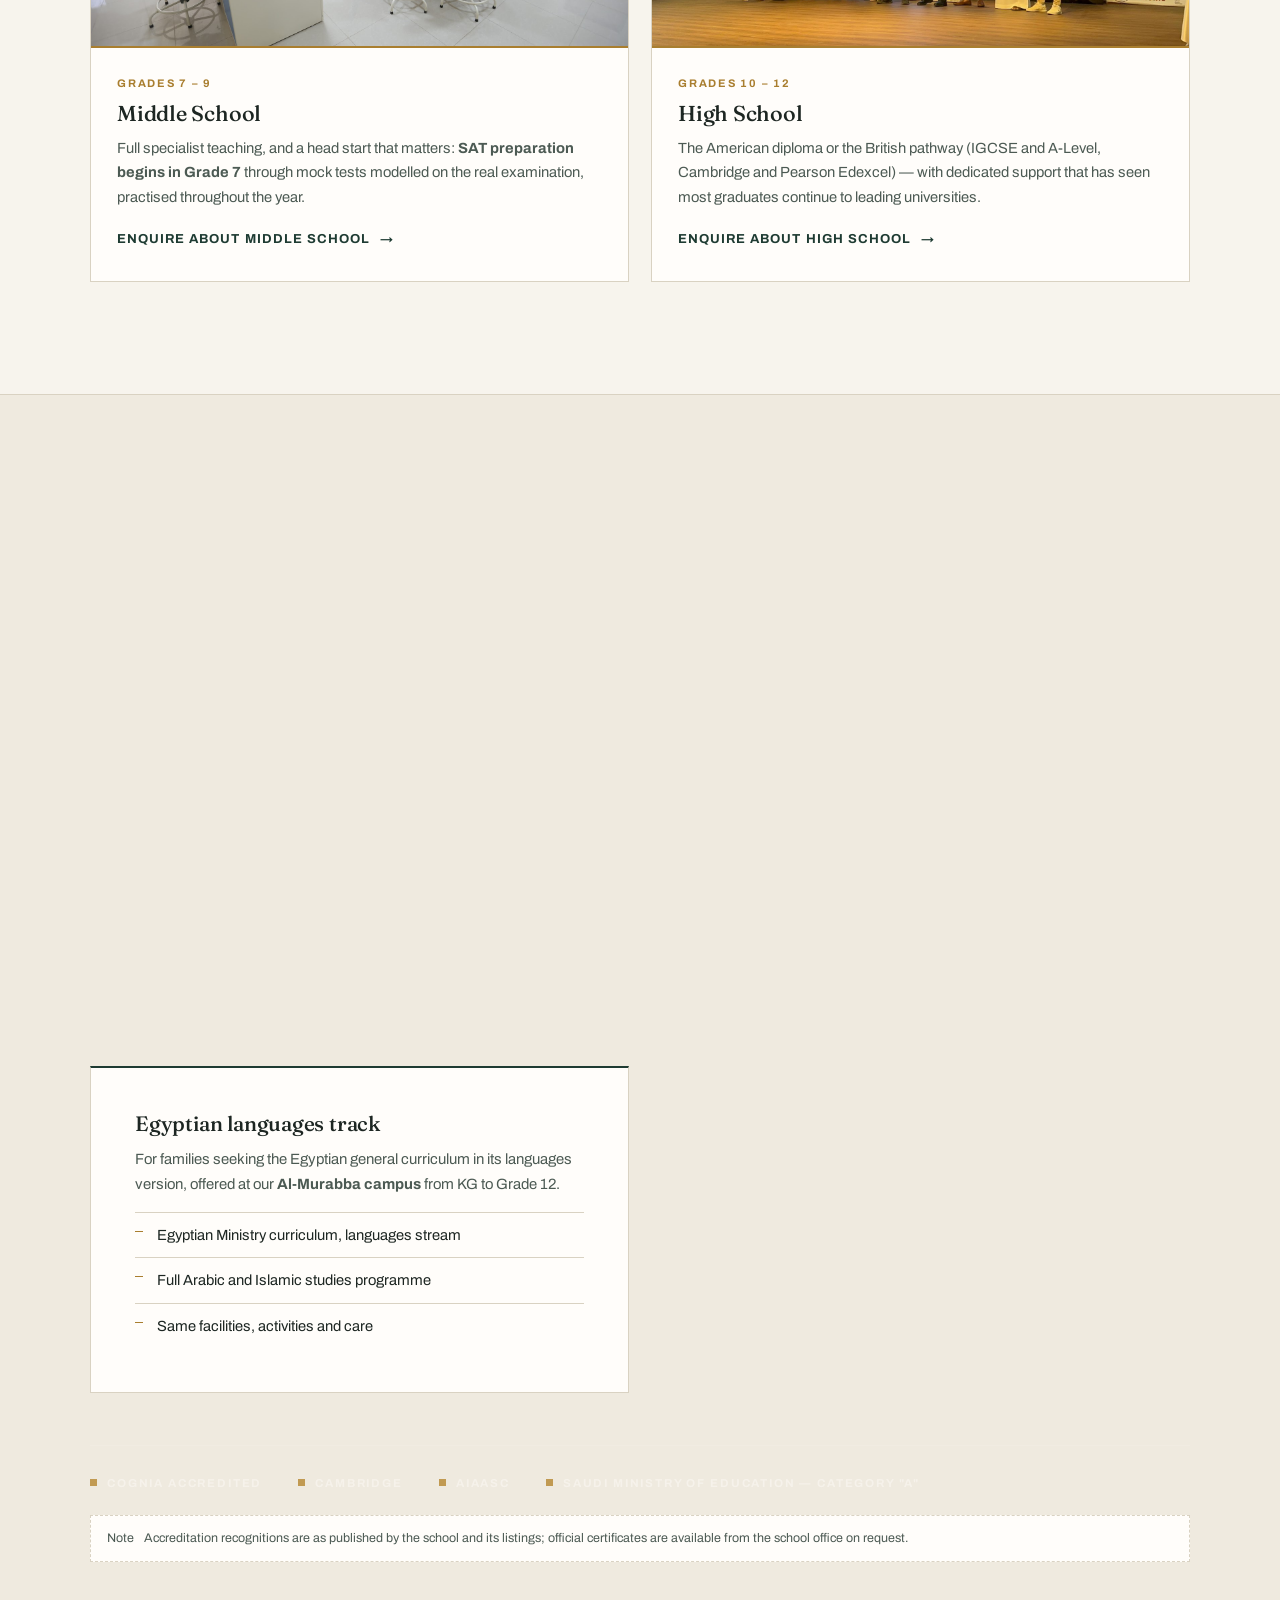
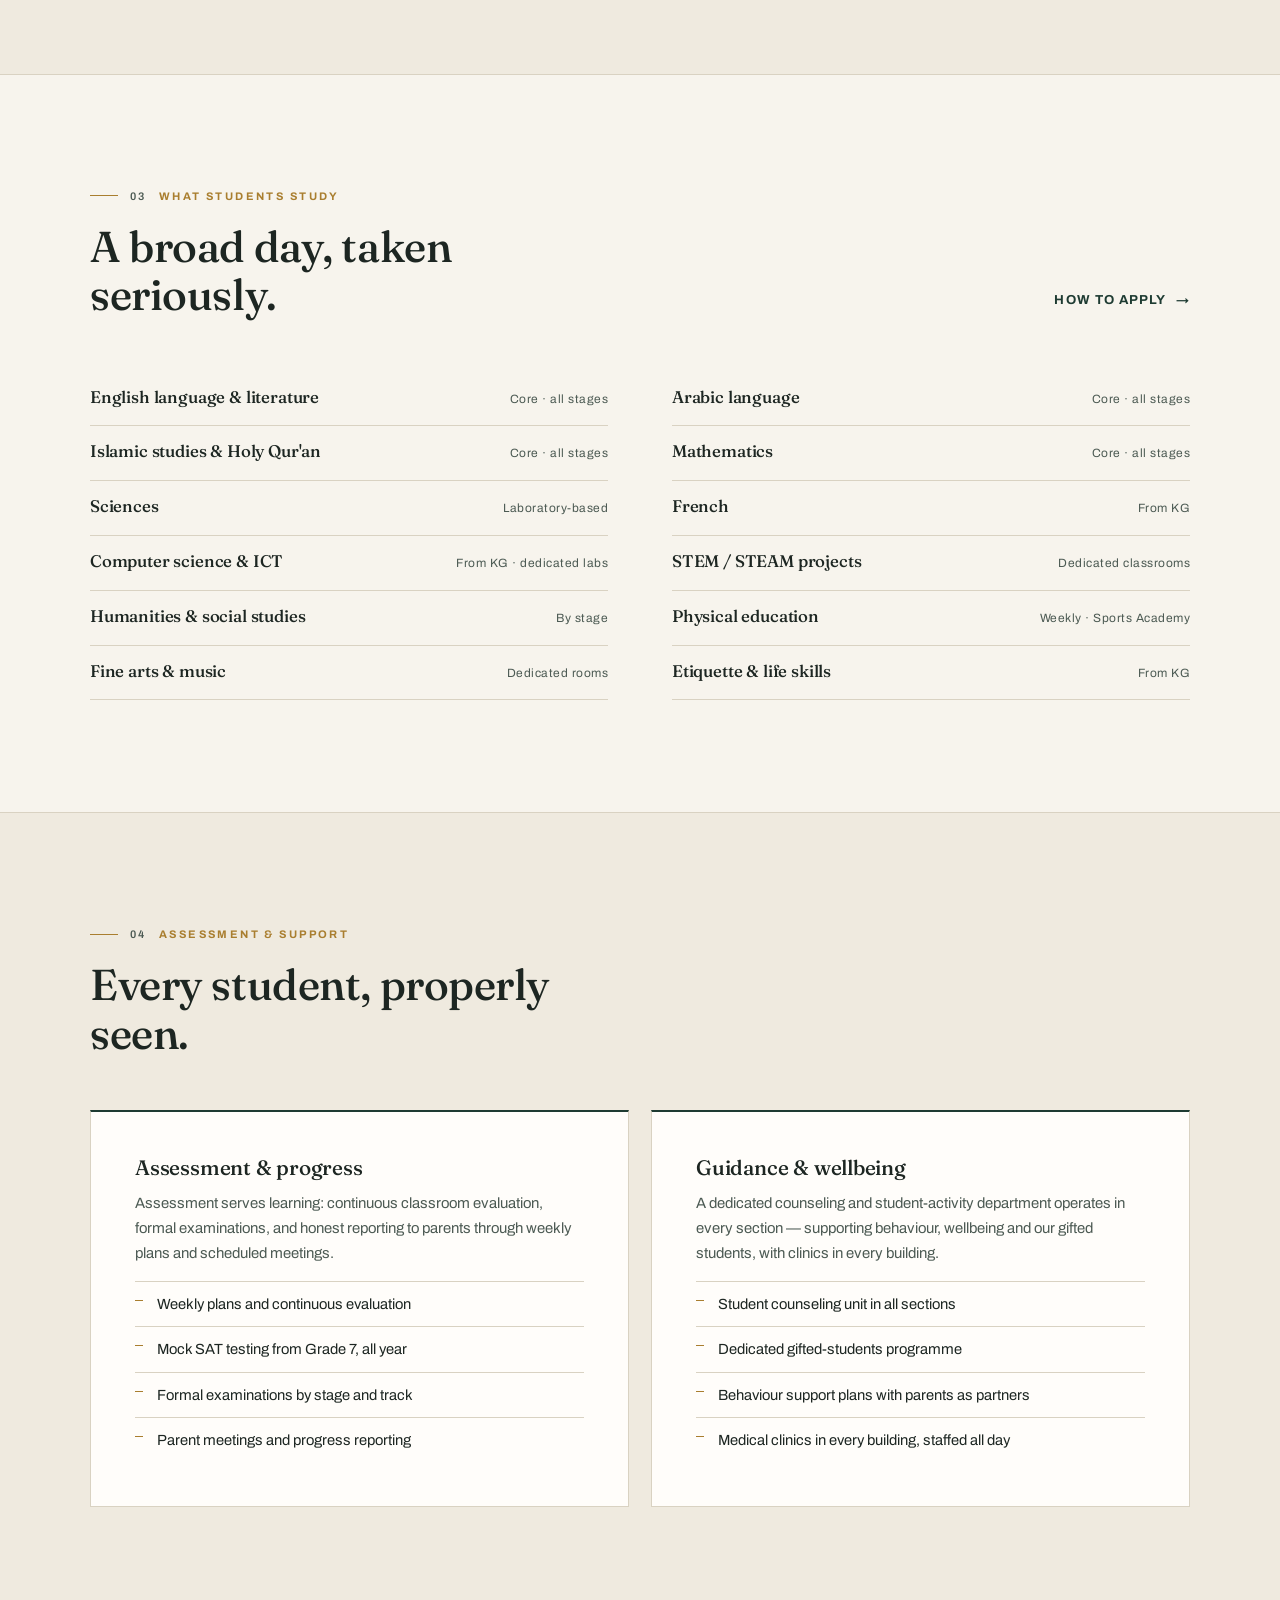
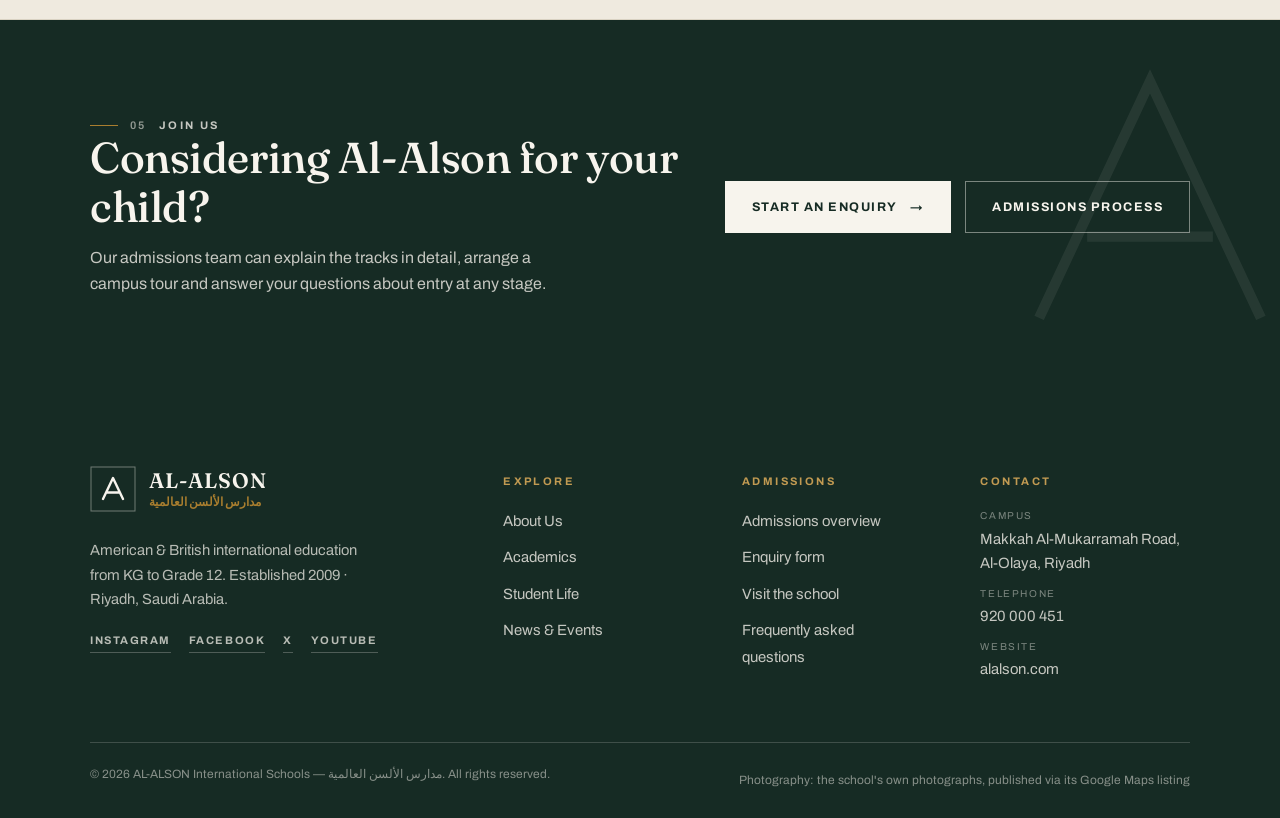
<file: academics.html>
<!DOCTYPE html>
<html lang="en">
<head>
  <meta charset="UTF-8">
  <meta name="viewport" content="width=device-width, initial-scale=1.0">
  <title>Academics — AL-ALSON International Schools | Riyadh</title>
  <meta name="description" content="Academics at Al-Alson International Schools: American and British tracks from KG to Grade 12, Arabic and Islamic studies, SAT preparation from Grade 7 and university guidance.">
  <link rel="icon" href="data:image/svg+xml,%3Csvg xmlns='http://www.w3.org/2000/svg' viewBox='0 0 46 46'%3E%3Crect width='46' height='46' fill='%231e3b32'/%3E%3Cpath d='M13 33 L23 12 L33 33 M17.5 26.5 H28.5' fill='none' stroke='%23f7f4ed' stroke-width='2.5'/%3E%3C/svg%3E">
  <link rel="preconnect" href="https://fonts.googleapis.com">
  <link rel="preconnect" href="https://fonts.gstatic.com" crossorigin>
  <link href="https://fonts.googleapis.com/css2?family=Archivo:wght@400;500;600;700&family=Fraunces:opsz,wght@9..144,400;9..144,500;9..144,600&display=swap" rel="stylesheet">
  <link rel="stylesheet" href="css/style.css?v=1">
  <link rel="stylesheet" href="css/pages.css?v=1">
</head>
<body>

  <a class="skip-link" href="#main">Skip to content</a>

  <header class="site-header">
    <div class="container header-inner">
      <a class="brand" href="index.html" aria-label="AL-ALSON International Schools — home">
        <svg class="brand-mark" viewBox="0 0 46 46" aria-hidden="true">
          <rect x="1" y="1" width="44" height="44" fill="#1e3b32"/>
          <path d="M13 33 L23 12 L33 33 M17.5 26.5 H28.5" fill="none" stroke="#f7f4ed" stroke-width="2.4" stroke-linecap="round" stroke-linejoin="round"/>
        </svg>
        <span class="brand-text">
          <span class="brand-name">AL-ALSON</span>
          <span class="brand-sub--ar" lang="ar" dir="rtl">مدارس الألسن العالمية</span>
        </span>
      </a>

      <nav class="site-nav" aria-label="Primary navigation">
        <ul>
          <li><a href="about.html">About</a></li>
          <li><a href="academics.html" aria-current="page">Academics</a></li>
          <li><a href="admissions.html">Admissions</a></li>
          <li><a href="student-life.html">Student Life</a></li>
          <li><a href="news.html">News &amp; Events</a></li>
          <li><a href="contact.html">Contact</a></li>
        </ul>
      </nav>

      <div class="header-cta">
        <a class="btn btn--solid" href="admissions.html#enquiry">Enquire <span class="arrow">→</span></a>
      </div>

      <button class="nav-toggle" aria-expanded="false" aria-controls="mobile-panel" aria-label="Open menu">
        <span></span><span></span>
      </button>
    </div>

    <div class="mobile-panel" id="mobile-panel">
      <ul>
        <li><a href="index.html">Home</a></li>
        <li><a href="about.html">About Us</a></li>
        <li><a href="academics.html" aria-current="page">Academics</a></li>
        <li><a href="admissions.html">Admissions</a></li>
        <li><a href="student-life.html">Student Life</a></li>
        <li><a href="news.html">News &amp; Events</a></li>
        <li><a href="contact.html">Contact Us</a></li>
      </ul>
      <div class="mobile-cta">
        <a class="btn btn--solid" href="admissions.html#enquiry">Enquire</a>
        <a class="btn btn--line" href="contact.html">Contact</a>
      </div>
    </div>
  </header>

  <main id="main">

    <section class="page-hero">
      <div class="container">
        <p class="crumb"><a href="index.html">Home</a><span class="sep">/</span><span>Academics</span></p>
        <h1 class="display-1">Two international tracks. One continuous journey.</h1>
        <p class="lead">
          Al-Alson teaches American and British international programmes from
          kindergarten to Grade 12 — with Arabic, Islamic studies and the Holy
          Qur'an at the centre of the timetable throughout.
        </p>
      </div>
    </section>

    <!-- Stages -->
    <section class="section">
      <div class="container">
        <div class="section-head reveal">
          <div>
            <p class="eyebrow"><span class="eyebrow-num">01</span> Stages</p>
            <h2 class="display-2">Every stage, on one campus journey.</h2>
          </div>
        </div>

        <div class="stages-grid">
          <article class="stage-card reveal" id="kg">
            <figure>
              <img src="img/school-09.jpg" alt="Younger students taking part in a school exhibition" loading="lazy">
            </figure>
            <div class="stage-body">
              <span class="stage-ages">KG1 – KG3</span>
              <h3>KG Section</h3>
              <p>Learning begins with wonder. Alongside early literacy and
                 numeracy, <strong>French and computer learning start in the KG
                 years</strong> — and an intensive KG3 programme prepares children
                 thoroughly for Grade 1.</p>
              <a class="arrow-link" href="admissions.html#enquiry">Enquire about KG <span class="arrow">→</span></a>
            </div>
          </article>

          <article class="stage-card reveal reveal-delay-1" id="primary">
            <figure>
              <img src="img/school-05.jpg" alt="Primary students competing in the school chess tournament" loading="lazy">
            </figure>
            <div class="stage-body">
              <span class="stage-ages">Grades 1 – 6</span>
              <h3>Primary School</h3>
              <p>Literacy, mathematics and science are taught rigorously on the
                 American or British track, while <strong>Arabic language,
                 Islamic education and Qur'an</strong> remain central to every
                 week.</p>
              <a class="arrow-link" href="admissions.html#enquiry">Enquire about Primary <span class="arrow">→</span></a>
            </div>
          </article>

          <article class="stage-card reveal" id="middle-school">
            <figure>
              <img src="img/school-10.jpg" alt="A science laboratory with octagonal workstations and sinks" loading="lazy">
            </figure>
            <div class="stage-body">
              <span class="stage-ages">Grades 7 – 9</span>
              <h3>Middle School</h3>
              <p>Full specialist teaching, and a head start that matters:
                 <strong>SAT preparation begins in Grade 7</strong> through mock
                 tests modelled on the real examination, practised throughout
                 the year.</p>
              <a class="arrow-link" href="admissions.html#enquiry">Enquire about Middle School <span class="arrow">→</span></a>
            </div>
          </article>

          <article class="stage-card reveal reveal-delay-1" id="high-school">
            <figure>
              <img src="img/school-08.jpg" alt="A senior student receiving a prize at the inter-school francophonie competition" loading="lazy">
            </figure>
            <div class="stage-body">
              <span class="stage-ages">Grades 10 – 12</span>
              <h3>High School</h3>
              <p>The American diploma or the British pathway (IGCSE and A-Level,
                 Cambridge and Pearson Edexcel) — with dedicated support that has
                 seen most graduates continue to leading universities.</p>
              <a class="arrow-link" href="admissions.html#enquiry">Enquire about High School <span class="arrow">→</span></a>
            </div>
          </article>
        </div>
      </div>
    </section>

    <!-- Tracks -->
    <section class="section section--alt">
      <div class="container">
        <div class="section-head reveal">
          <div>
            <p class="eyebrow"><span class="eyebrow-num">02</span> Curricula &amp; accreditation</p>
            <h2 class="display-2">Choose the track. Keep the identity.</h2>
          </div>
        </div>
        <div class="support-grid support-grid--three">
          <div class="support-panel reveal">
            <h3>American track</h3>
            <p>A full American programme from KG to Grade 12, taught to
               international standards with continuous assessment and an
               American high-school diploma.</p>
            <ul>
              <li>English language arts, mathematics, sciences, social studies</li>
              <li>SAT preparation from Grade 7</li>
              <li>Arabic &amp; Islamic studies per Ministry requirements</li>
            </ul>
          </div>
          <div class="support-panel reveal reveal-delay-1">
            <h3>British track</h3>
            <p>A complete British pathway culminating in IGCSE and A-Level
               examinations, taught by specialist subject teachers.</p>
            <ul>
              <li>Cambridge &amp; Pearson Edexcel examination routes</li>
              <li>OxfordAQA options at senior level</li>
              <li>University admissions guidance for the UK and worldwide</li>
            </ul>
          </div>
          <div class="support-panel reveal reveal-delay-2">
            <h3>Egyptian languages track</h3>
            <p>For families seeking the Egyptian general curriculum in its
               languages version, offered at our <strong>Al-Murabba
               campus</strong> from KG to Grade 12.</p>
            <ul>
              <li>Egyptian Ministry curriculum, languages stream</li>
              <li>Full Arabic and Islamic studies programme</li>
              <li>Same facilities, activities and care</li>
            </ul>
          </div>
        </div>
        <div class="accred-row reveal">
          <span class="accred-item">Cognia accredited</span>
          <span class="accred-item">Cambridge</span>
          <span class="accred-item">AIAASC</span>
          <span class="accred-item">Saudi Ministry of Education — Category "A"</span>
        </div>
        <p class="sample-note" style="margin-top: 22px;">
          <span>Note</span> Accreditation recognitions are as published by the school and its listings; official certificates are available from the school office on request.
        </p>
      </div>
    </section>

    <!-- Curriculum areas -->
    <section class="section">
      <div class="container">
        <div class="section-head reveal">
          <div>
            <p class="eyebrow"><span class="eyebrow-num">03</span> What students study</p>
            <h2 class="display-2">A broad day, taken seriously.</h2>
          </div>
          <a class="arrow-link" href="admissions.html">How to apply <span class="arrow">→</span></a>
        </div>
        <div class="areas-grid reveal">
          <div class="area-row"><h3>English language &amp; literature</h3><span>Core · all stages</span></div>
          <div class="area-row"><h3>Arabic language</h3><span>Core · all stages</span></div>
          <div class="area-row"><h3>Islamic studies &amp; Holy Qur'an</h3><span>Core · all stages</span></div>
          <div class="area-row"><h3>Mathematics</h3><span>Core · all stages</span></div>
          <div class="area-row"><h3>Sciences</h3><span>Laboratory-based</span></div>
          <div class="area-row"><h3>French</h3><span>From KG</span></div>
          <div class="area-row"><h3>Computer science &amp; ICT</h3><span>From KG · dedicated labs</span></div>
          <div class="area-row"><h3>STEM / STEAM projects</h3><span>Dedicated classrooms</span></div>
          <div class="area-row"><h3>Humanities &amp; social studies</h3><span>By stage</span></div>
          <div class="area-row"><h3>Physical education</h3><span>Weekly · Sports Academy</span></div>
          <div class="area-row"><h3>Fine arts &amp; music</h3><span>Dedicated rooms</span></div>
          <div class="area-row"><h3>Etiquette &amp; life skills</h3><span>From KG</span></div>
        </div>
      </div>
    </section>

    <!-- Assessment & support -->
    <section class="section section--alt">
      <div class="container">
        <div class="section-head reveal">
          <div>
            <p class="eyebrow"><span class="eyebrow-num">04</span> Assessment &amp; support</p>
            <h2 class="display-2">Every student, properly seen.</h2>
          </div>
        </div>
        <div class="support-grid">
          <div class="support-panel reveal">
            <h3>Assessment &amp; progress</h3>
            <p>Assessment serves learning: continuous classroom evaluation,
               formal examinations, and honest reporting to parents through
               weekly plans and scheduled meetings.</p>
            <ul>
              <li>Weekly plans and continuous evaluation</li>
              <li>Mock SAT testing from Grade 7, all year</li>
              <li>Formal examinations by stage and track</li>
              <li>Parent meetings and progress reporting</li>
            </ul>
          </div>
          <div class="support-panel reveal reveal-delay-1">
            <h3>Guidance &amp; wellbeing</h3>
            <p>A dedicated counseling and student-activity department operates in
               every section — supporting behaviour, wellbeing and our gifted
               students, with clinics in every building.</p>
            <ul>
              <li>Student counseling unit in all sections</li>
              <li>Dedicated gifted-students programme</li>
              <li>Behaviour support plans with parents as partners</li>
              <li>Medical clinics in every building, staffed all day</li>
            </ul>
          </div>
        </div>
      </div>
    </section>

    <!-- CTA -->
    <section class="cta-band">
      <div class="container cta-band-inner">
        <div class="reveal">
          <p class="eyebrow"><span class="eyebrow-num">05</span> Join us</p>
          <h2 class="display-2">Considering Al-Alson for your child?</h2>
          <p>Our admissions team can explain the tracks in detail, arrange a
             campus tour and answer your questions about entry at any stage.</p>
        </div>
        <div class="cta-band-actions reveal reveal-delay-1">
          <a class="btn btn--light" href="admissions.html#enquiry">Start an enquiry <span class="arrow">→</span></a>
          <a class="btn btn--ghost-light" href="admissions.html">Admissions process</a>
        </div>
      </div>
      <svg class="cta-watermark" width="340" height="340" viewBox="0 0 46 46" aria-hidden="true">
        <path d="M8 38 L23 6 L38 38 M14.5 27 H31.5" fill="none" stroke="#f7f4ed" stroke-width="1.4"/>
      </svg>
    </section>

  </main>

  <footer class="site-footer">
    <div class="container">
      <div class="footer-grid">
        <div class="footer-brand">
          <a class="brand" href="index.html" aria-label="AL-ALSON International Schools — home">
            <svg class="brand-mark" viewBox="0 0 46 46" aria-hidden="true">
              <rect x="1" y="1" width="44" height="44" fill="none" stroke="rgba(247,244,237,.4)" stroke-width="1"/>
              <path d="M13 33 L23 12 L33 33 M17.5 26.5 H28.5" fill="none" stroke="#f7f4ed" stroke-width="2.4" stroke-linecap="round" stroke-linejoin="round"/>
            </svg>
            <span class="brand-text">
              <span class="brand-name">AL-ALSON</span>
              <span class="brand-sub--ar" lang="ar" dir="rtl">مدارس الألسن العالمية</span>
            </span>
          </a>
          <p>American &amp; British international education from KG to Grade 12.
             Established 2009 · Riyadh, Saudi Arabia.</p>
          <div class="footer-social">
            <a href="https://www.instagram.com/alalsonschool/" target="_blank" rel="noopener">Instagram</a>
            <a href="https://www.facebook.com/AlalsonSchool/" target="_blank" rel="noopener">Facebook</a>
            <a href="https://twitter.com/alalsonschool" target="_blank" rel="noopener">X</a>
            <a href="https://www.youtube.com/@AlalsonInternationalSchool" target="_blank" rel="noopener">YouTube</a>
          </div>
        </div>

        <div class="footer-col">
          <h4>Explore</h4>
          <ul>
            <li><a href="about.html">About Us</a></li>
            <li><a href="academics.html">Academics</a></li>
            <li><a href="student-life.html">Student Life</a></li>
            <li><a href="news.html">News &amp; Events</a></li>
          </ul>
        </div>

        <div class="footer-col">
          <h4>Admissions</h4>
          <ul>
            <li><a href="admissions.html">Admissions overview</a></li>
            <li><a href="admissions.html#enquiry">Enquiry form</a></li>
            <li><a href="admissions.html#visit">Visit the school</a></li>
            <li><a href="admissions.html#faq">Frequently asked questions</a></li>
          </ul>
        </div>

        <div class="footer-col footer-contact">
          <h4>Contact</h4>
          <ul>
            <li><span class="ph">Campus</span>Makkah Al-Mukarramah Road, Al-Olaya, Riyadh</li>
            <li><span class="ph">Telephone</span>920 000 451</li>
            <li><span class="ph">Website</span>alalson.com</li>
          </ul>
        </div>
      </div>

      <div class="footer-bottom">
        <p>© <span data-year>2026</span> AL-ALSON International Schools — مدارس الألسن العالمية. All rights reserved.</p>
        <p>Photography: the school's own photographs, published via its Google Maps listing</p>
      </div>
    </div>
  </footer>

  <script src="js/main.js?v=1"></script>
</body>
</html>
</file>
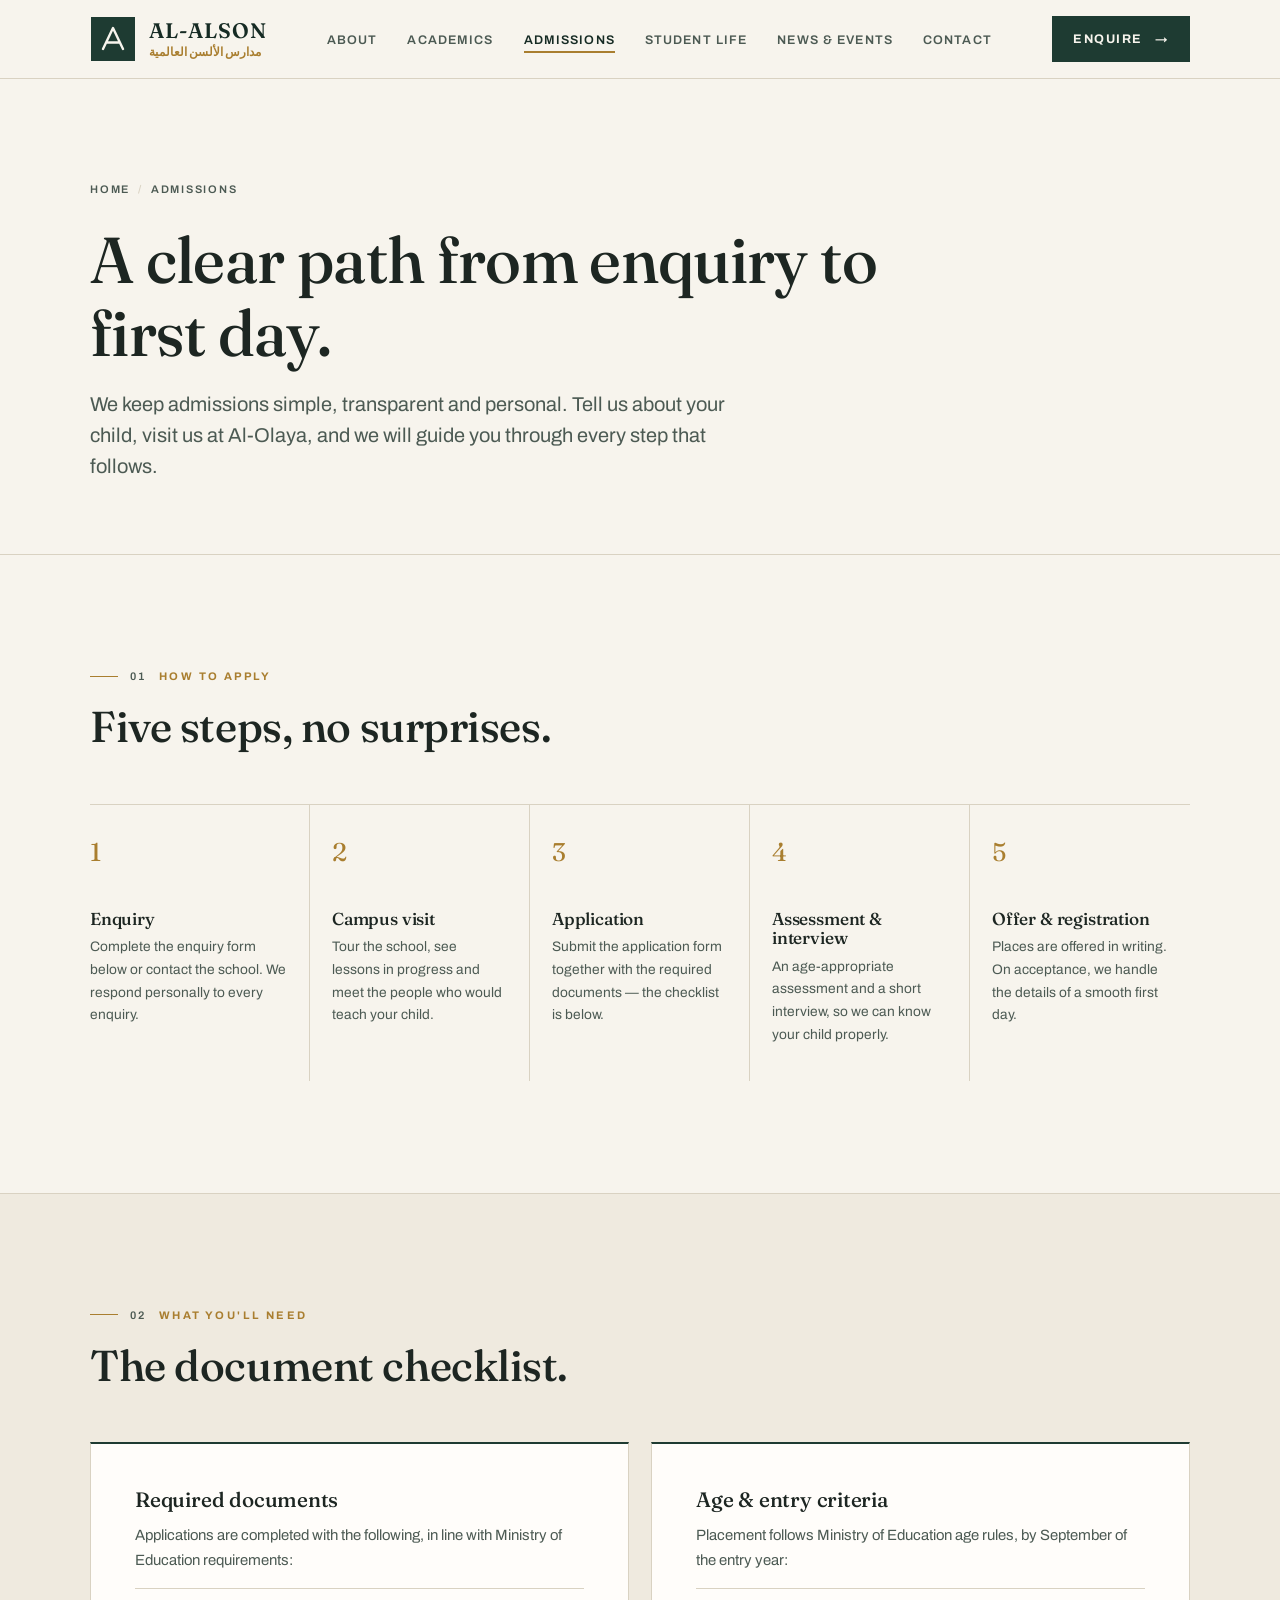
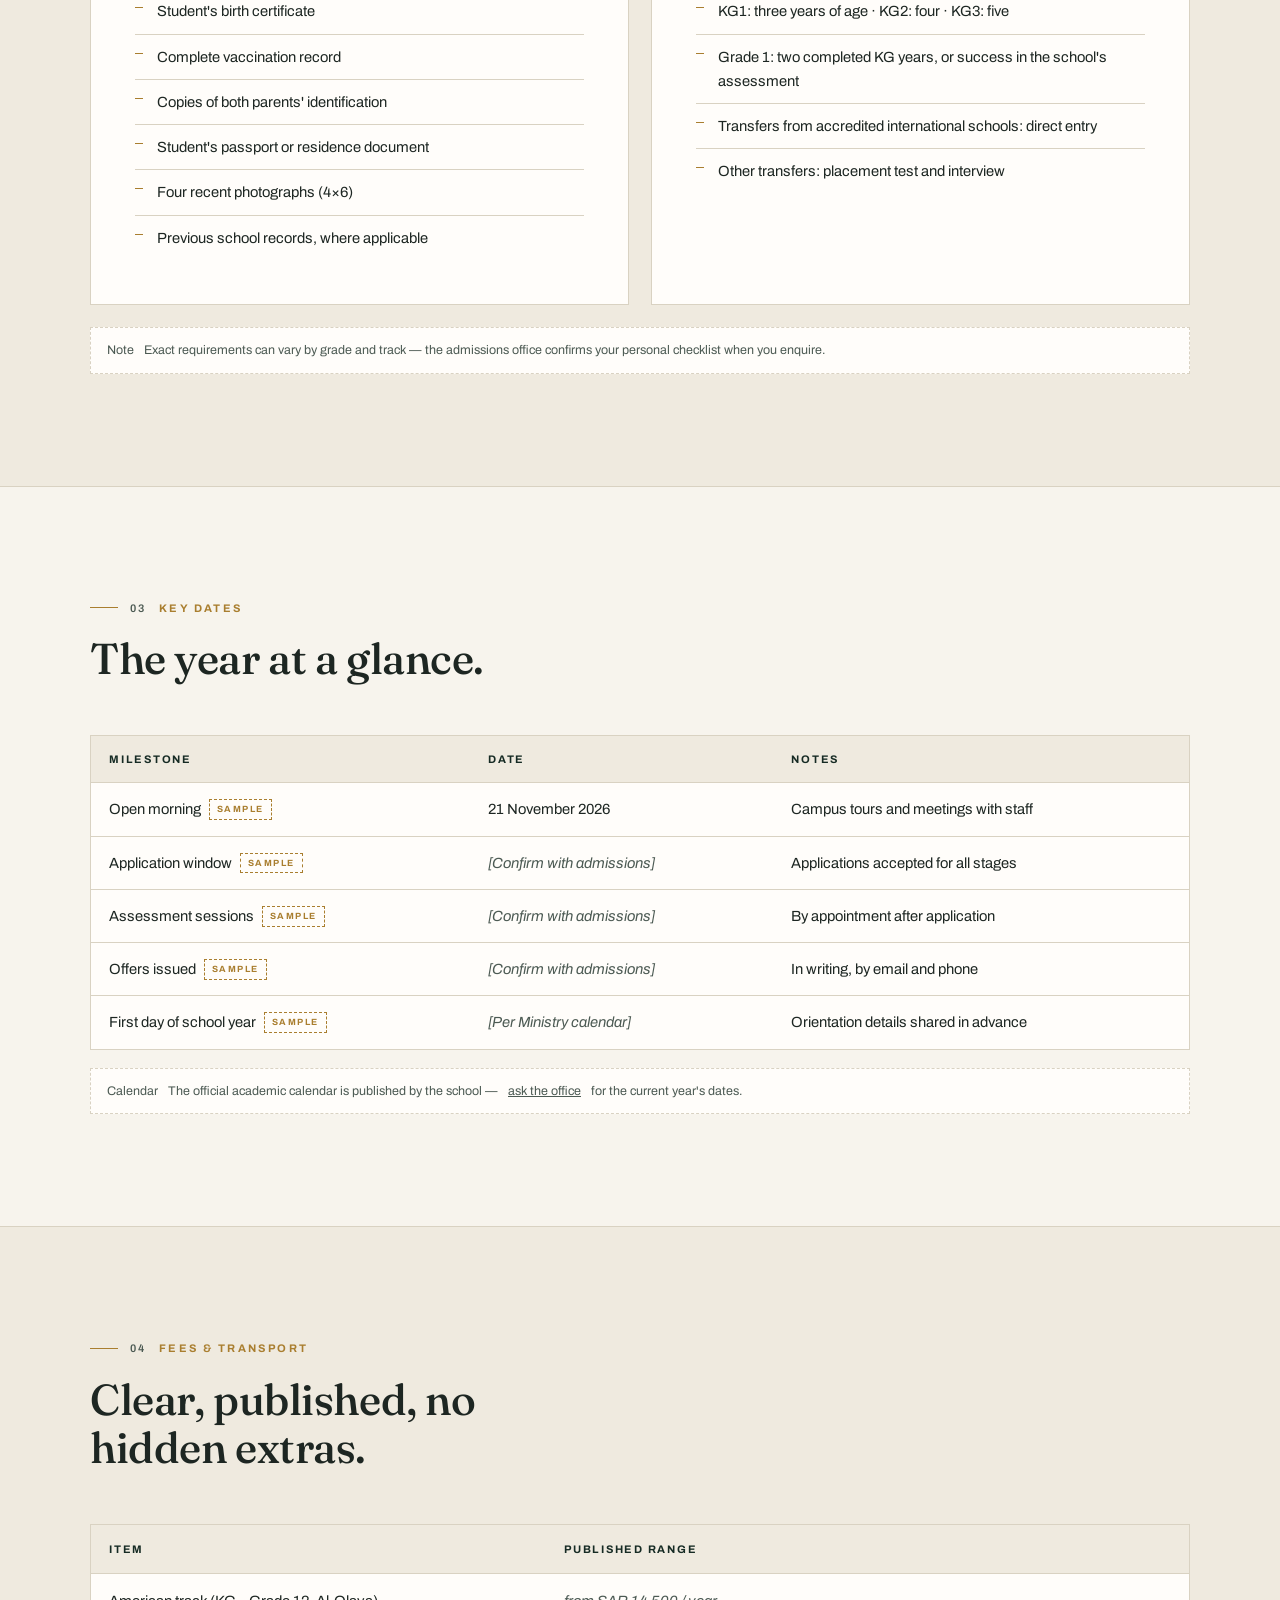
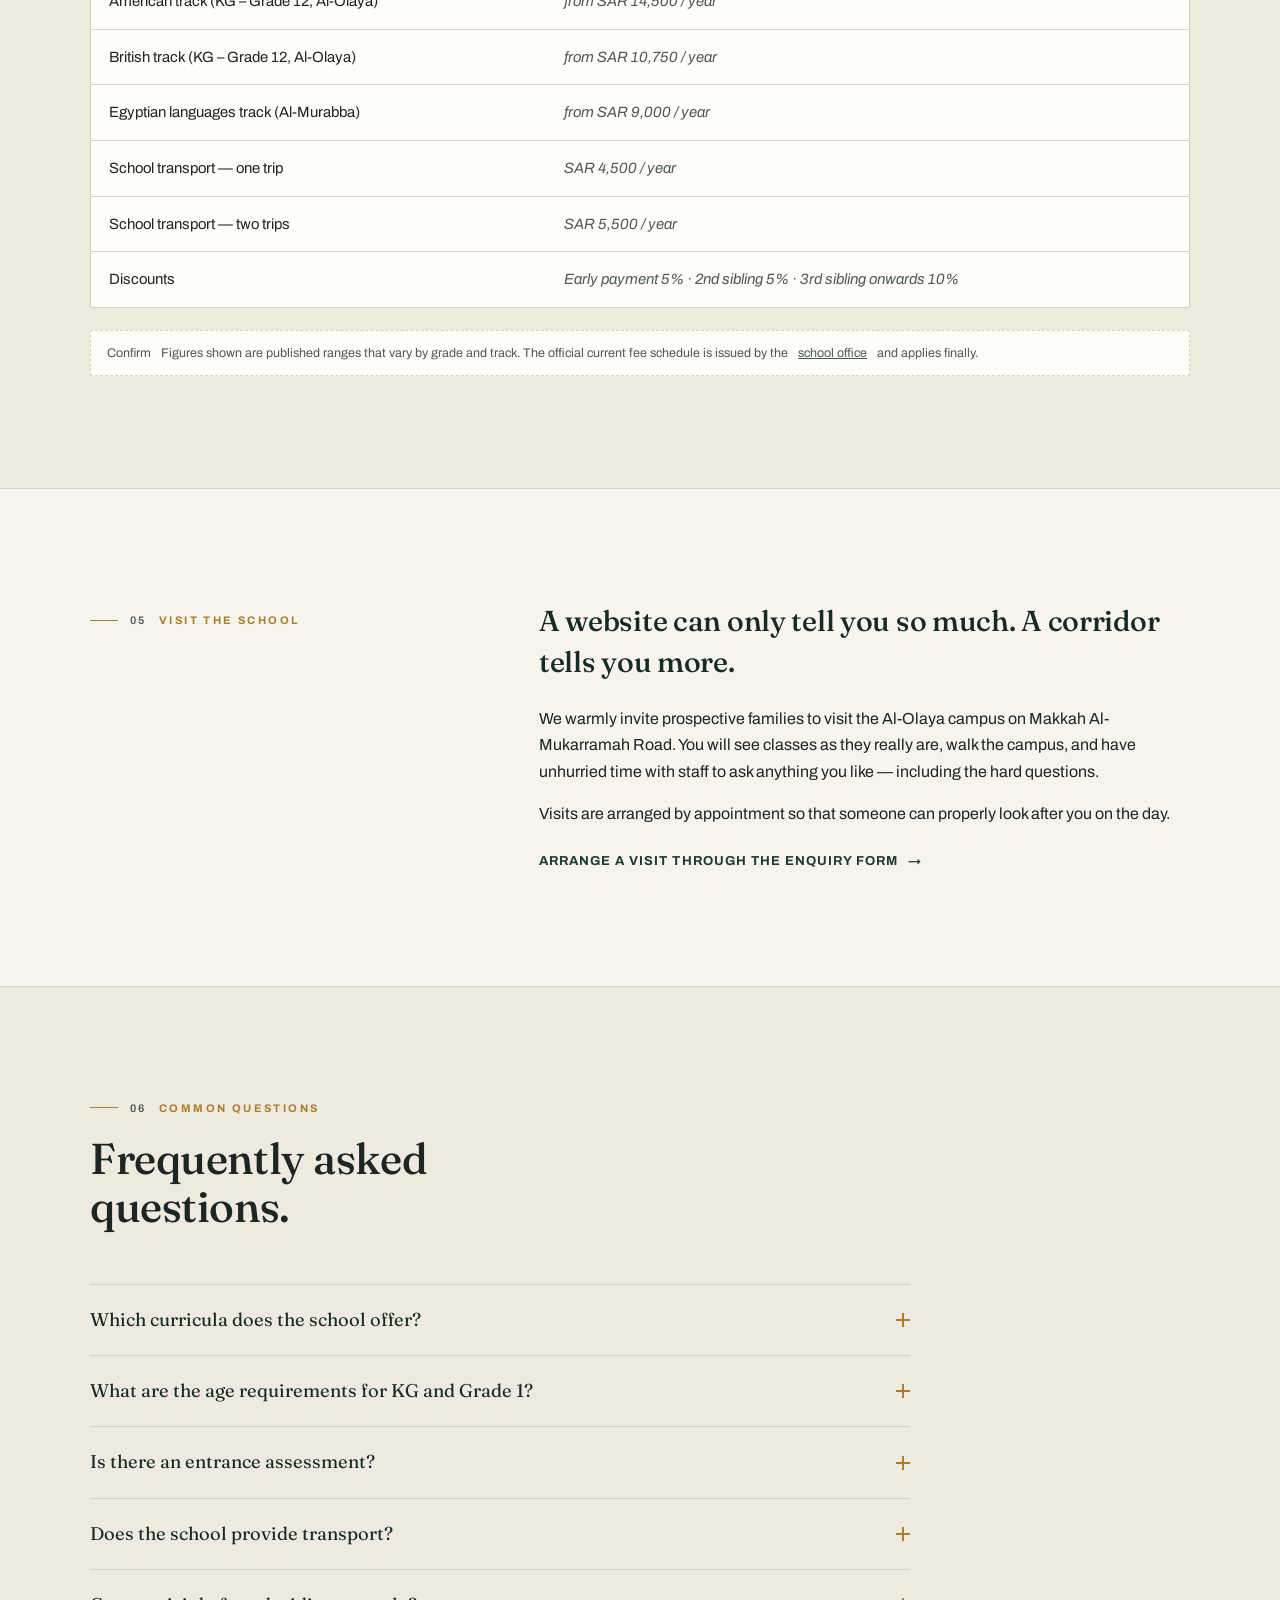
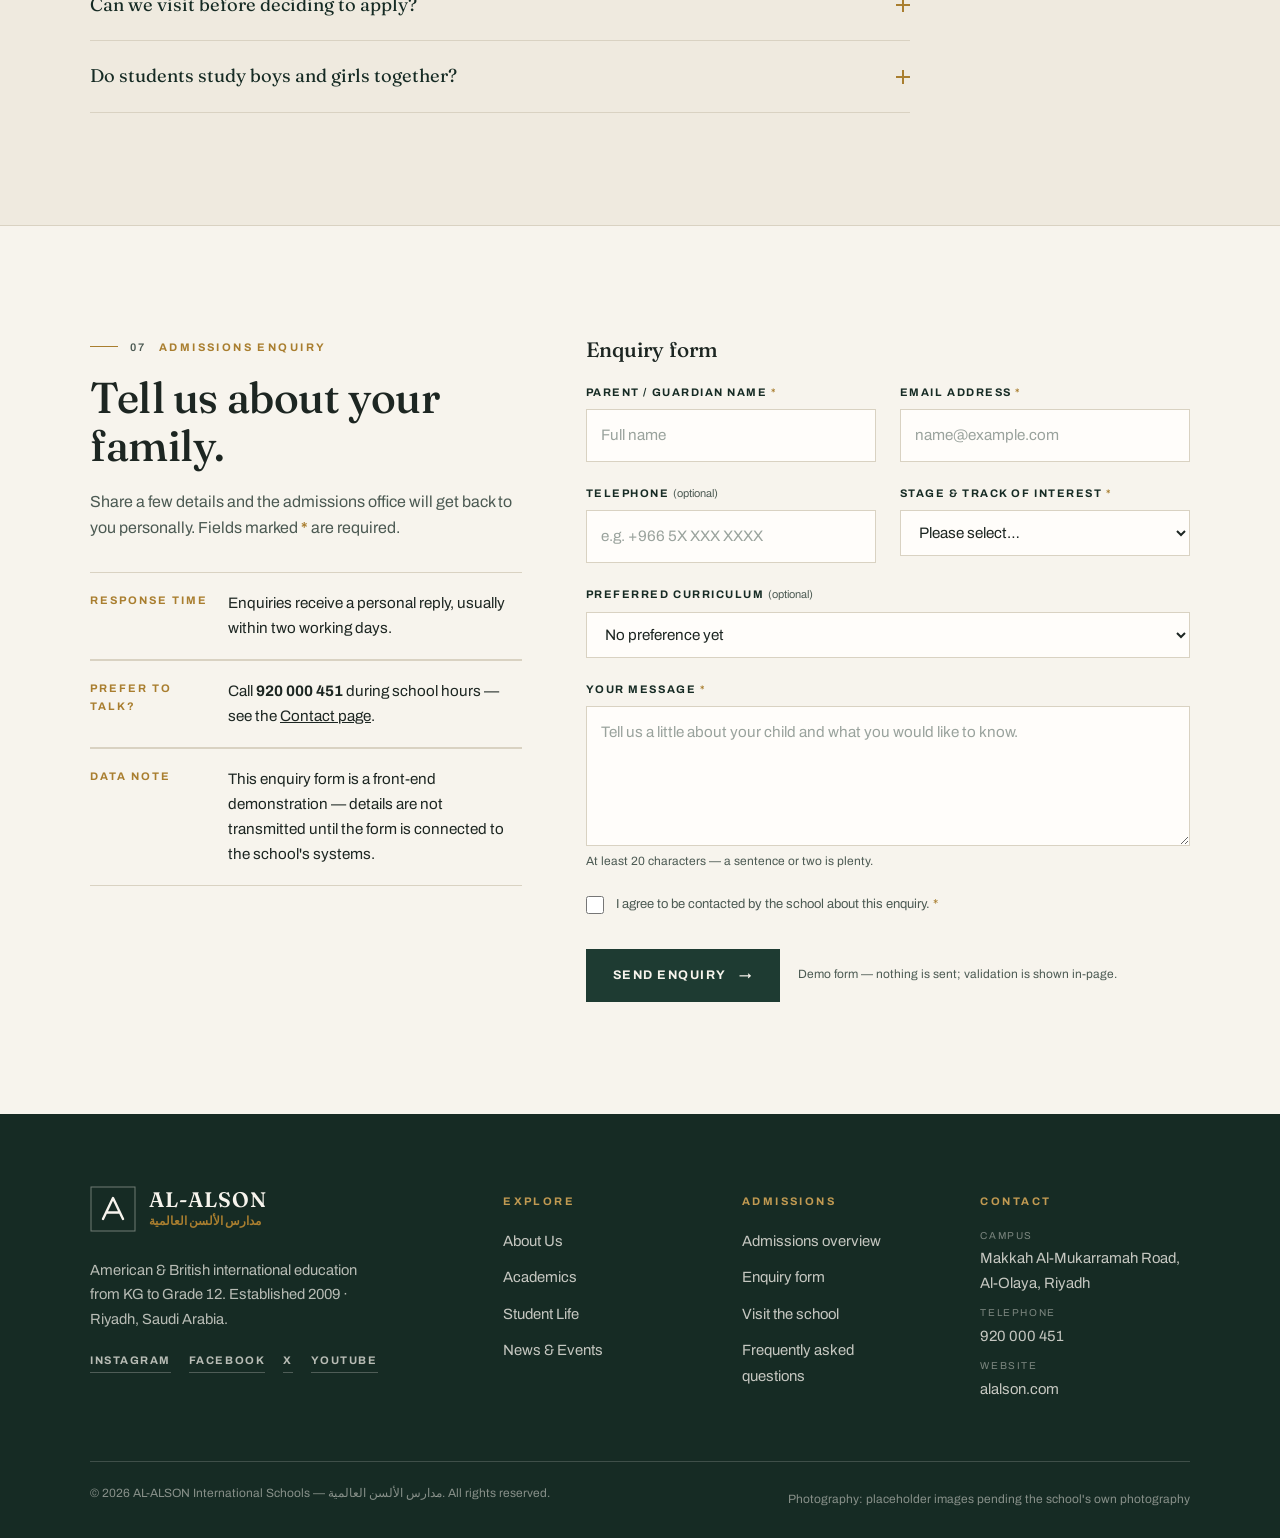
<file: admissions.html>
<!DOCTYPE html>
<html lang="en">
<head>
  <meta charset="UTF-8">
  <meta name="viewport" content="width=device-width, initial-scale=1.0">
  <title>Admissions — AL-ALSON International Schools | Riyadh</title>
  <meta name="description" content="Admissions at Al-Alson International Schools, Riyadh: how to apply, required documents, published fees by track, transport, FAQ and an online enquiry form.">
  <link rel="icon" href="data:image/svg+xml,%3Csvg xmlns='http://www.w3.org/2000/svg' viewBox='0 0 46 46'%3E%3Crect width='46' height='46' fill='%231e3b32'/%3E%3Cpath d='M13 33 L23 12 L33 33 M17.5 26.5 H28.5' fill='none' stroke='%23f7f4ed' stroke-width='2.5'/%3E%3C/svg%3E">
  <link rel="preconnect" href="https://fonts.googleapis.com">
  <link rel="preconnect" href="https://fonts.gstatic.com" crossorigin>
  <link href="https://fonts.googleapis.com/css2?family=Archivo:wght@400;500;600;700&family=Fraunces:opsz,wght@9..144,400;9..144,500;9..144,600&display=swap" rel="stylesheet">
  <link rel="stylesheet" href="css/style.css?v=1">
  <link rel="stylesheet" href="css/pages.css?v=1">
</head>
<body>

  <a class="skip-link" href="#main">Skip to content</a>

  <header class="site-header">
    <div class="container header-inner">
      <a class="brand" href="index.html" aria-label="AL-ALSON International Schools — home">
        <svg class="brand-mark" viewBox="0 0 46 46" aria-hidden="true">
          <rect x="1" y="1" width="44" height="44" fill="#1e3b32"/>
          <path d="M13 33 L23 12 L33 33 M17.5 26.5 H28.5" fill="none" stroke="#f7f4ed" stroke-width="2.4" stroke-linecap="round" stroke-linejoin="round"/>
        </svg>
        <span class="brand-text">
          <span class="brand-name">AL-ALSON</span>
          <span class="brand-sub--ar" lang="ar" dir="rtl">مدارس الألسن العالمية</span>
        </span>
      </a>

      <nav class="site-nav" aria-label="Primary navigation">
        <ul>
          <li><a href="about.html">About</a></li>
          <li><a href="academics.html">Academics</a></li>
          <li><a href="admissions.html" aria-current="page">Admissions</a></li>
          <li><a href="student-life.html">Student Life</a></li>
          <li><a href="news.html">News &amp; Events</a></li>
          <li><a href="contact.html">Contact</a></li>
        </ul>
      </nav>

      <div class="header-cta">
        <a class="btn btn--solid" href="#enquiry">Enquire <span class="arrow">→</span></a>
      </div>

      <button class="nav-toggle" aria-expanded="false" aria-controls="mobile-panel" aria-label="Open menu">
        <span></span><span></span>
      </button>
    </div>

    <div class="mobile-panel" id="mobile-panel">
      <ul>
        <li><a href="index.html">Home</a></li>
        <li><a href="about.html">About Us</a></li>
        <li><a href="academics.html">Academics</a></li>
        <li><a href="admissions.html" aria-current="page">Admissions</a></li>
        <li><a href="student-life.html">Student Life</a></li>
        <li><a href="news.html">News &amp; Events</a></li>
        <li><a href="contact.html">Contact Us</a></li>
      </ul>
      <div class="mobile-cta">
        <a class="btn btn--solid" href="#enquiry">Enquire</a>
        <a class="btn btn--line" href="contact.html">Contact</a>
      </div>
    </div>
  </header>

  <main id="main">

    <section class="page-hero">
      <div class="container">
        <p class="crumb"><a href="index.html">Home</a><span class="sep">/</span><span>Admissions</span></p>
        <h1 class="display-1">A clear path from enquiry to first day.</h1>
        <p class="lead">
          We keep admissions simple, transparent and personal. Tell us about your
          child, visit us at Al-Olaya, and we will guide you through every step
          that follows.
        </p>
      </div>
    </section>

    <!-- Process -->
    <section class="section">
      <div class="container">
        <div class="section-head reveal">
          <div>
            <p class="eyebrow"><span class="eyebrow-num">01</span> How to apply</p>
            <h2 class="display-2">Five steps, no surprises.</h2>
          </div>
        </div>
        <div class="steps-grid">
          <div class="step-item reveal">
            <span class="step-num">1</span>
            <h3>Enquiry</h3>
            <p>Complete the enquiry form below or contact the school. We respond personally to every enquiry.</p>
          </div>
          <div class="step-item reveal reveal-delay-1">
            <span class="step-num">2</span>
            <h3>Campus visit</h3>
            <p>Tour the school, see lessons in progress and meet the people who would teach your child.</p>
          </div>
          <div class="step-item reveal reveal-delay-2">
            <span class="step-num">3</span>
            <h3>Application</h3>
            <p>Submit the application form together with the required documents — the checklist is below.</p>
          </div>
          <div class="step-item reveal reveal-delay-3">
            <span class="step-num">4</span>
            <h3>Assessment &amp; interview</h3>
            <p>An age-appropriate assessment and a short interview, so we can know your child properly.</p>
          </div>
          <div class="step-item reveal">
            <span class="step-num">5</span>
            <h3>Offer &amp; registration</h3>
            <p>Places are offered in writing. On acceptance, we handle the details of a smooth first day.</p>
          </div>
        </div>
      </div>
    </section>

    <!-- Documents -->
    <section class="section section--alt">
      <div class="container">
        <div class="section-head reveal">
          <div>
            <p class="eyebrow"><span class="eyebrow-num">02</span> What you'll need</p>
            <h2 class="display-2">The document checklist.</h2>
          </div>
        </div>
        <div class="support-grid">
          <div class="support-panel reveal">
            <h3>Required documents</h3>
            <p>Applications are completed with the following, in line with
               Ministry of Education requirements:</p>
            <ul>
              <li>Student's birth certificate</li>
              <li>Complete vaccination record</li>
              <li>Copies of both parents' identification</li>
              <li>Student's passport or residence document</li>
              <li>Four recent photographs (4×6)</li>
              <li>Previous school records, where applicable</li>
            </ul>
          </div>
          <div class="support-panel reveal reveal-delay-1">
            <h3>Age &amp; entry criteria</h3>
            <p>Placement follows Ministry of Education age rules, by September
               of the entry year:</p>
            <ul>
              <li>KG1: three years of age · KG2: four · KG3: five</li>
              <li>Grade 1: two completed KG years, or success in the school's assessment</li>
              <li>Transfers from accredited international schools: direct entry</li>
              <li>Other transfers: placement test and interview</li>
            </ul>
          </div>
        </div>
        <p class="sample-note" style="margin-top: 22px;">
          <span>Note</span> Exact requirements can vary by grade and track — the admissions office confirms your personal checklist when you enquire.
        </p>
      </div>
    </section>

    <!-- Key dates -->
    <section class="section">
      <div class="container">
        <div class="section-head reveal">
          <div>
            <p class="eyebrow"><span class="eyebrow-num">03</span> Key dates</p>
            <h2 class="display-2">The year at a glance.</h2>
          </div>
        </div>
        <table class="dates-table reveal">
          <thead>
            <tr><th scope="col">Milestone</th><th scope="col">Date</th><th scope="col">Notes</th></tr>
          </thead>
          <tbody>
            <tr><td>Open morning<span class="tag-sample">Sample</span></td><td>21 November 2026</td><td>Campus tours and meetings with staff</td></tr>
            <tr><td>Application window<span class="tag-sample">Sample</span></td><td class="td-ph">[Confirm with admissions]</td><td>Applications accepted for all stages</td></tr>
            <tr><td>Assessment sessions<span class="tag-sample">Sample</span></td><td class="td-ph">[Confirm with admissions]</td><td>By appointment after application</td></tr>
            <tr><td>Offers issued<span class="tag-sample">Sample</span></td><td class="td-ph">[Confirm with admissions]</td><td>In writing, by email and phone</td></tr>
            <tr><td>First day of school year<span class="tag-sample">Sample</span></td><td class="td-ph">[Per Ministry calendar]</td><td>Orientation details shared in advance</td></tr>
          </tbody>
        </table>
        <p class="sample-note" style="margin-top: 18px;">
          <span>Calendar</span> The official academic calendar is published by the school — <a href="contact.html" style="text-decoration: underline;">ask the office</a> for the current year's dates.
        </p>
      </div>
    </section>

    <!-- Fees -->
    <section class="section section--alt">
      <div class="container">
        <div class="section-head reveal">
          <div>
            <p class="eyebrow"><span class="eyebrow-num">04</span> Fees &amp; transport</p>
            <h2 class="display-2">Clear, published, no hidden extras.</h2>
          </div>
        </div>
        <table class="fees-table reveal">
          <thead>
            <tr><th scope="col">Item</th><th scope="col">Published range</th></tr>
          </thead>
          <tbody>
            <tr><td>American track (KG – Grade 12, Al-Olaya)</td><td>from SAR 14,500 / year</td></tr>
            <tr><td>British track (KG – Grade 12, Al-Olaya)</td><td>from SAR 10,750 / year</td></tr>
            <tr><td>Egyptian languages track (Al-Murabba)</td><td>from SAR 9,000 / year</td></tr>
            <tr><td>School transport — one trip</td><td>SAR 4,500 / year</td></tr>
            <tr><td>School transport — two trips</td><td>SAR 5,500 / year</td></tr>
            <tr><td>Discounts</td><td>Early payment 5% · 2nd sibling 5% · 3rd sibling onwards 10%</td></tr>
          </tbody>
        </table>
        <p class="sample-note" style="margin-top: 22px;">
          <span>Confirm</span> Figures shown are published ranges that vary by grade and track. The official current fee schedule is issued by the <a href="contact.html" style="text-decoration: underline;">school office</a> and applies finally.
        </p>
      </div>
    </section>

    <!-- Visit -->
    <section class="section" id="visit">
      <div class="container intro-grid">
        <div class="reveal">
          <p class="eyebrow"><span class="eyebrow-num">05</span> Visit the school</p>
        </div>
        <div class="reveal reveal-delay-1">
          <h2 class="intro-statement">A website can only tell you so much. A corridor tells you more.</h2>
          <p>
            We warmly invite prospective families to visit the Al-Olaya campus on
            Makkah Al-Mukarramah Road. You will see classes as they really are,
            walk the campus, and have unhurried time with staff to ask anything
            you like — including the hard questions.
          </p>
          <p>
            Visits are arranged by appointment so that someone can properly look
            after you on the day.
          </p>
          <a class="arrow-link" href="#enquiry">Arrange a visit through the enquiry form <span class="arrow">→</span></a>
        </div>
      </div>
    </section>

    <!-- FAQ -->
    <section class="section section--alt" id="faq">
      <div class="container">
        <div class="section-head reveal">
          <div>
            <p class="eyebrow"><span class="eyebrow-num">06</span> Common questions</p>
            <h2 class="display-2">Frequently asked questions.</h2>
          </div>
        </div>
        <div class="faq-list">
          <div class="faq-item" data-open="false">
            <button class="faq-q" type="button">Which curricula does the school offer?<span class="faq-icon" aria-hidden="true"></span></button>
            <div class="faq-a">
              <p>Al-Alson teaches American and British international tracks from
                 KG to Grade 12 at the Al-Olaya campus, and the Egyptian general
                 curriculum in its languages version at the Al-Murabba campus.
                 All tracks include the Ministry's Arabic and Islamic education
                 programme.</p>
            </div>
          </div>
          <div class="faq-item" data-open="false">
            <button class="faq-q" type="button">What are the age requirements for KG and Grade 1?<span class="faq-icon" aria-hidden="true"></span></button>
            <div class="faq-a">
              <p>Per Ministry rules, a child should be three years old by September
                 for KG1, four for KG2 and five for KG3. For Grade 1, children
                 should have completed two years of kindergarten or succeed in the
                 school's placement assessment.</p>
            </div>
          </div>
          <div class="faq-item" data-open="false">
            <button class="faq-q" type="button">Is there an entrance assessment?<span class="faq-icon" aria-hidden="true"></span></button>
            <div class="faq-a">
              <p>Yes. Applicants complete an age-appropriate assessment followed by
                 a short interview. Students transferring from accredited
                 international schools are generally accepted directly; others sit
                 a placement test so we can plan the right support.</p>
            </div>
          </div>
          <div class="faq-item" data-open="false">
            <button class="faq-q" type="button">Does the school provide transport?<span class="faq-icon" aria-hidden="true"></span></button>
            <div class="faq-a">
              <p>Yes — bus service is available at SAR 4,500 per year for one trip
                 or SAR 5,500 for two trips. Routes and coverage for your area are
                 confirmed by the school office.</p>
            </div>
          </div>
          <div class="faq-item" data-open="false">
            <button class="faq-q" type="button">Can we visit before deciding to apply?<span class="faq-icon" aria-hidden="true"></span></button>
            <div class="faq-a">
              <p>Absolutely — we encourage it. Campus visits are arranged by
                 appointment through the enquiry form on this page, and there is
                 no obligation to apply afterwards.</p>
            </div>
          </div>
          <div class="faq-item" data-open="false">
            <button class="faq-q" type="button">Do students study boys and girls together?<span class="faq-icon" aria-hidden="true"></span></button>
            <div class="faq-a">
              <p>Al-Alson is a co-educational international school: boys and girls
                 study together in shared classrooms across the stages.</p>
            </div>
          </div>
        </div>
      </div>
    </section>

    <!-- Enquiry form -->
    <section class="section" id="enquiry">
      <div class="container">
        <div class="enquiry-grid">
          <div class="enquiry-side reveal">
            <p class="eyebrow"><span class="eyebrow-num">07</span> Admissions enquiry</p>
            <h2 class="display-2" style="margin-bottom: 18px;">Tell us about your family.</h2>
            <p style="color: var(--ink-soft);">
              Share a few details and the admissions office will get back to you
              personally. Fields marked <span style="color: var(--brass); font-weight: 700;">*</span> are required.
            </p>
            <div style="margin-top: 30px;">
              <div class="contact-point">
                <span class="smallcaps">Response time</span>
                <p>Enquiries receive a personal reply, usually within two working days.</p>
              </div>
              <div class="contact-point">
                <span class="smallcaps">Prefer to talk?</span>
                <p>Call <strong>920 000 451</strong> during school hours — see the <a href="contact.html" style="text-decoration: underline;">Contact page</a>.</p>
              </div>
              <div class="contact-point">
                <span class="smallcaps">Data note</span>
                <p>This enquiry form is a front-end demonstration — details are not transmitted until the form is connected to the school's systems.</p>
              </div>
            </div>
          </div>

          <div class="reveal reveal-delay-1">
            <form class="form-shell" data-validate data-success-target="enquiry-success" aria-labelledby="enquiry-heading">
              <h3 id="enquiry-heading" style="font-size: 1.3rem; margin-bottom: 22px;">Enquiry form</h3>
              <div class="form-grid">
                <div class="field">
                  <label for="e-name">Parent / guardian name <span class="req">*</span></label>
                  <input type="text" id="e-name" name="name" data-required autocomplete="name" placeholder="Full name">
                  <p class="field-msg" role="alert"></p>
                </div>
                <div class="field">
                  <label for="e-email">Email address <span class="req">*</span></label>
                  <input type="email" id="e-email" name="email" data-required autocomplete="email" placeholder="name@example.com">
                  <p class="field-msg" role="alert"></p>
                </div>
                <div class="field">
                  <label for="e-phone">Telephone <span style="text-transform: none; letter-spacing: 0; color: var(--ink-soft); font-weight: 400;">(optional)</span></label>
                  <input type="tel" id="e-phone" name="phone" autocomplete="tel" placeholder="e.g. +966 5X XXX XXXX">
                  <p class="field-msg" role="alert"></p>
                </div>
                <div class="field">
                  <label for="e-stage">Stage &amp; track of interest <span class="req">*</span></label>
                  <select id="e-stage" name="stage" data-required>
                    <option value="">Please select…</option>
                    <option>KG Section</option>
                    <option>Primary School</option>
                    <option>Middle School</option>
                    <option>High School</option>
                    <option>Not sure yet</option>
                  </select>
                  <p class="field-msg" role="alert"></p>
                </div>
                <div class="field field--full">
                  <label for="e-track">Preferred curriculum <span style="text-transform: none; letter-spacing: 0; color: var(--ink-soft); font-weight: 400;">(optional)</span></label>
                  <select id="e-track" name="track">
                    <option value="">No preference yet</option>
                    <option>American track</option>
                    <option>British track</option>
                    <option>Egyptian languages track (Al-Murabba)</option>
                  </select>
                  <p class="field-msg" role="alert"></p>
                </div>
                <div class="field field--full">
                  <label for="e-message">Your message <span class="req">*</span></label>
                  <textarea id="e-message" name="message" data-required data-minlength="20" placeholder="Tell us a little about your child and what you would like to know."></textarea>
                  <p class="field-msg" role="alert"></p>
                  <p class="hint">At least 20 characters — a sentence or two is plenty.</p>
                </div>
                <div class="field field--check field--full">
                  <input type="checkbox" id="e-consent" name="consent" data-required>
                  <label class="check-text" for="e-consent">I agree to be contacted by the school about this enquiry. <span class="req">*</span></label>
                </div>
              </div>
              <div class="form-actions">
                <button class="btn btn--solid" type="submit">Send enquiry <span class="arrow">→</span></button>
                <p class="form-demo-note">Demo form — nothing is sent; validation is shown in-page.</p>
              </div>
            </form>

            <div class="form-success" id="enquiry-success" role="status">
              <h3>Thank you — your enquiry is complete.</h3>
              <p>In the live website this enquiry would now reach the admissions
                 office, and a personal reply would follow within two working
                 days. This page is a demonstration: the form was validated
                 locally and nothing has been transmitted.</p>
            </div>
          </div>
        </div>
      </div>
    </section>

  </main>

  <footer class="site-footer">
    <div class="container">
      <div class="footer-grid">
        <div class="footer-brand">
          <a class="brand" href="index.html" aria-label="AL-ALSON International Schools — home">
            <svg class="brand-mark" viewBox="0 0 46 46" aria-hidden="true">
              <rect x="1" y="1" width="44" height="44" fill="none" stroke="rgba(247,244,237,.4)" stroke-width="1"/>
              <path d="M13 33 L23 12 L33 33 M17.5 26.5 H28.5" fill="none" stroke="#f7f4ed" stroke-width="2.4" stroke-linecap="round" stroke-linejoin="round"/>
            </svg>
            <span class="brand-text">
              <span class="brand-name">AL-ALSON</span>
              <span class="brand-sub--ar" lang="ar" dir="rtl">مدارس الألسن العالمية</span>
            </span>
          </a>
          <p>American &amp; British international education from KG to Grade 12.
             Established 2009 · Riyadh, Saudi Arabia.</p>
          <div class="footer-social">
            <a href="https://www.instagram.com/alalsonschool/" target="_blank" rel="noopener">Instagram</a>
            <a href="https://www.facebook.com/AlalsonSchool/" target="_blank" rel="noopener">Facebook</a>
            <a href="https://twitter.com/alalsonschool" target="_blank" rel="noopener">X</a>
            <a href="https://www.youtube.com/@AlalsonInternationalSchool" target="_blank" rel="noopener">YouTube</a>
          </div>
        </div>

        <div class="footer-col">
          <h4>Explore</h4>
          <ul>
            <li><a href="about.html">About Us</a></li>
            <li><a href="academics.html">Academics</a></li>
            <li><a href="student-life.html">Student Life</a></li>
            <li><a href="news.html">News &amp; Events</a></li>
          </ul>
        </div>

        <div class="footer-col">
          <h4>Admissions</h4>
          <ul>
            <li><a href="admissions.html">Admissions overview</a></li>
            <li><a href="admissions.html#enquiry">Enquiry form</a></li>
            <li><a href="admissions.html#visit">Visit the school</a></li>
            <li><a href="admissions.html#faq">Frequently asked questions</a></li>
          </ul>
        </div>

        <div class="footer-col footer-contact">
          <h4>Contact</h4>
          <ul>
            <li><span class="ph">Campus</span>Makkah Al-Mukarramah Road, Al-Olaya, Riyadh</li>
            <li><span class="ph">Telephone</span>920 000 451</li>
            <li><span class="ph">Website</span>alalson.com</li>
          </ul>
        </div>
      </div>

      <div class="footer-bottom">
        <p>© <span data-year>2026</span> AL-ALSON International Schools — مدارس الألسن العالمية. All rights reserved.</p>
        <p>Photography: placeholder images pending the school's own photography</p>
      </div>
    </div>
  </footer>

  <script src="js/main.js?v=1"></script>
  <script src="js/forms.js?v=1"></script>
</body>
</html>
</file>
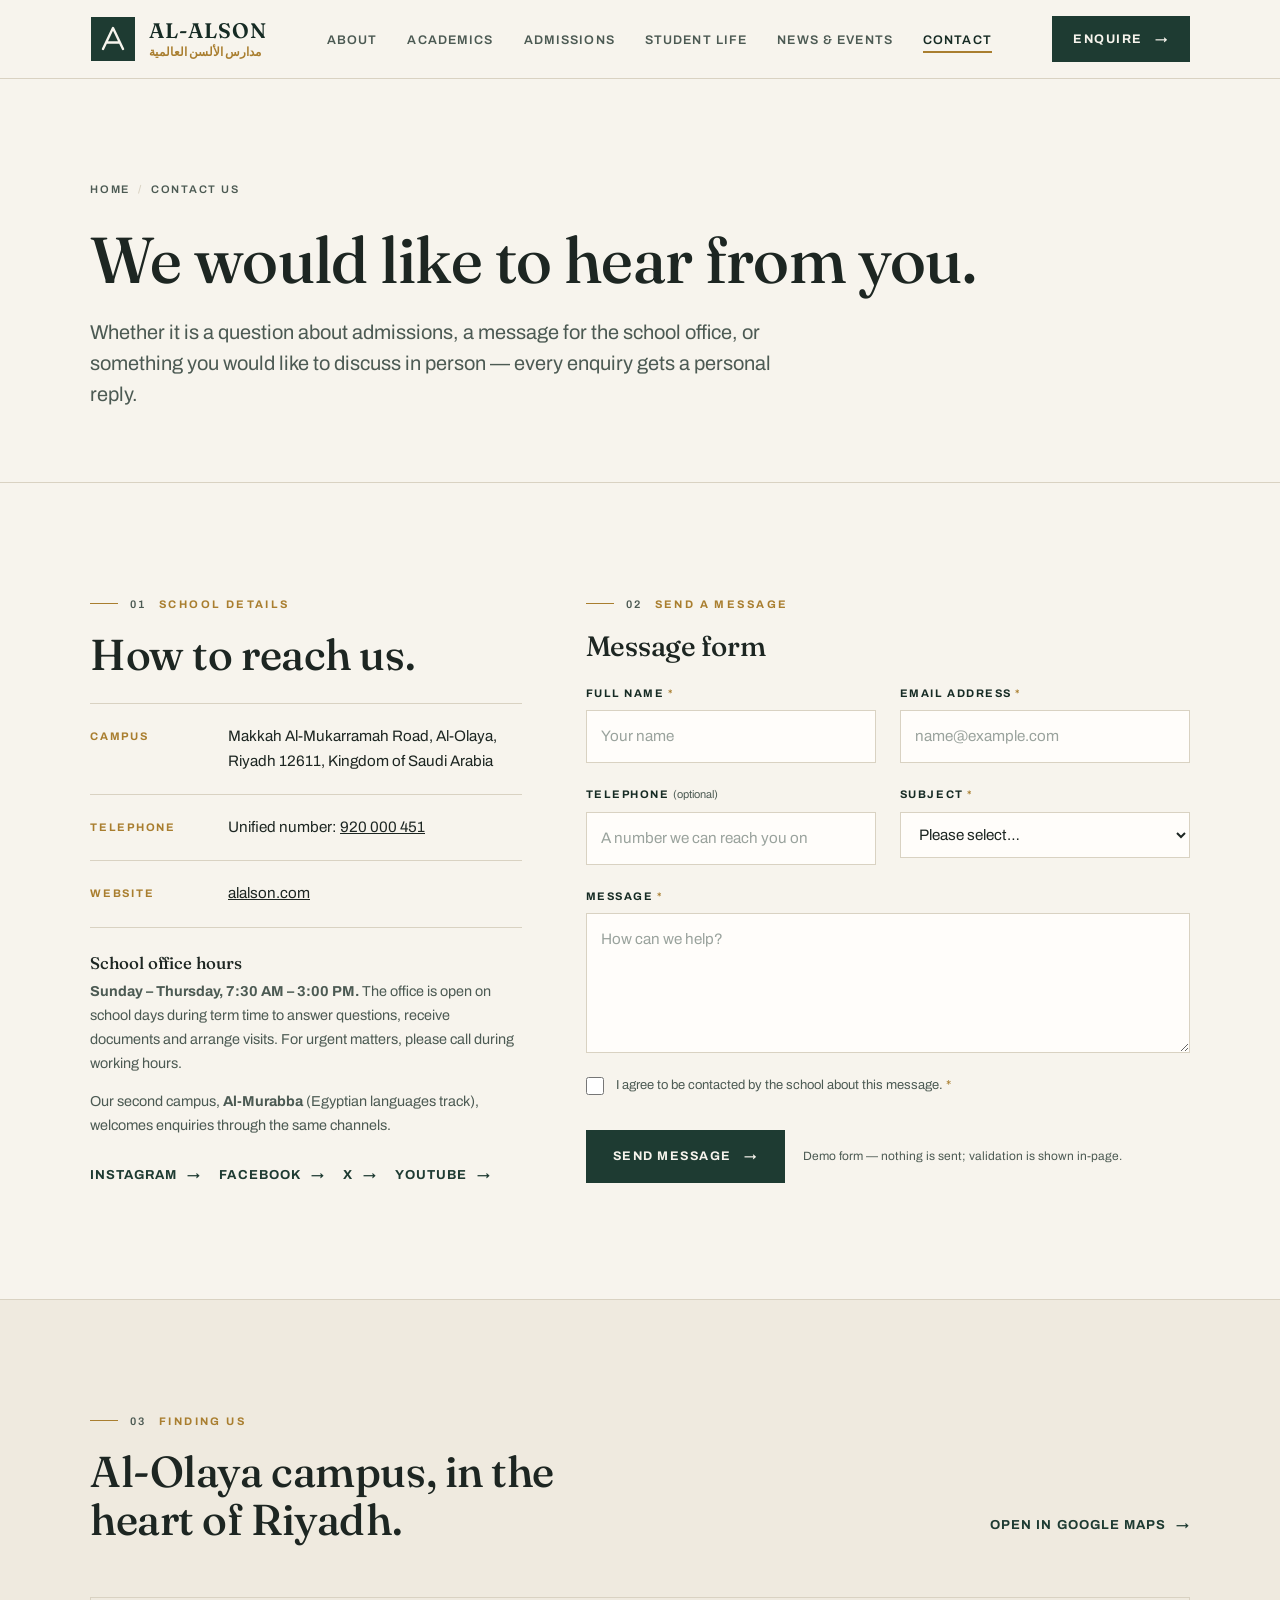
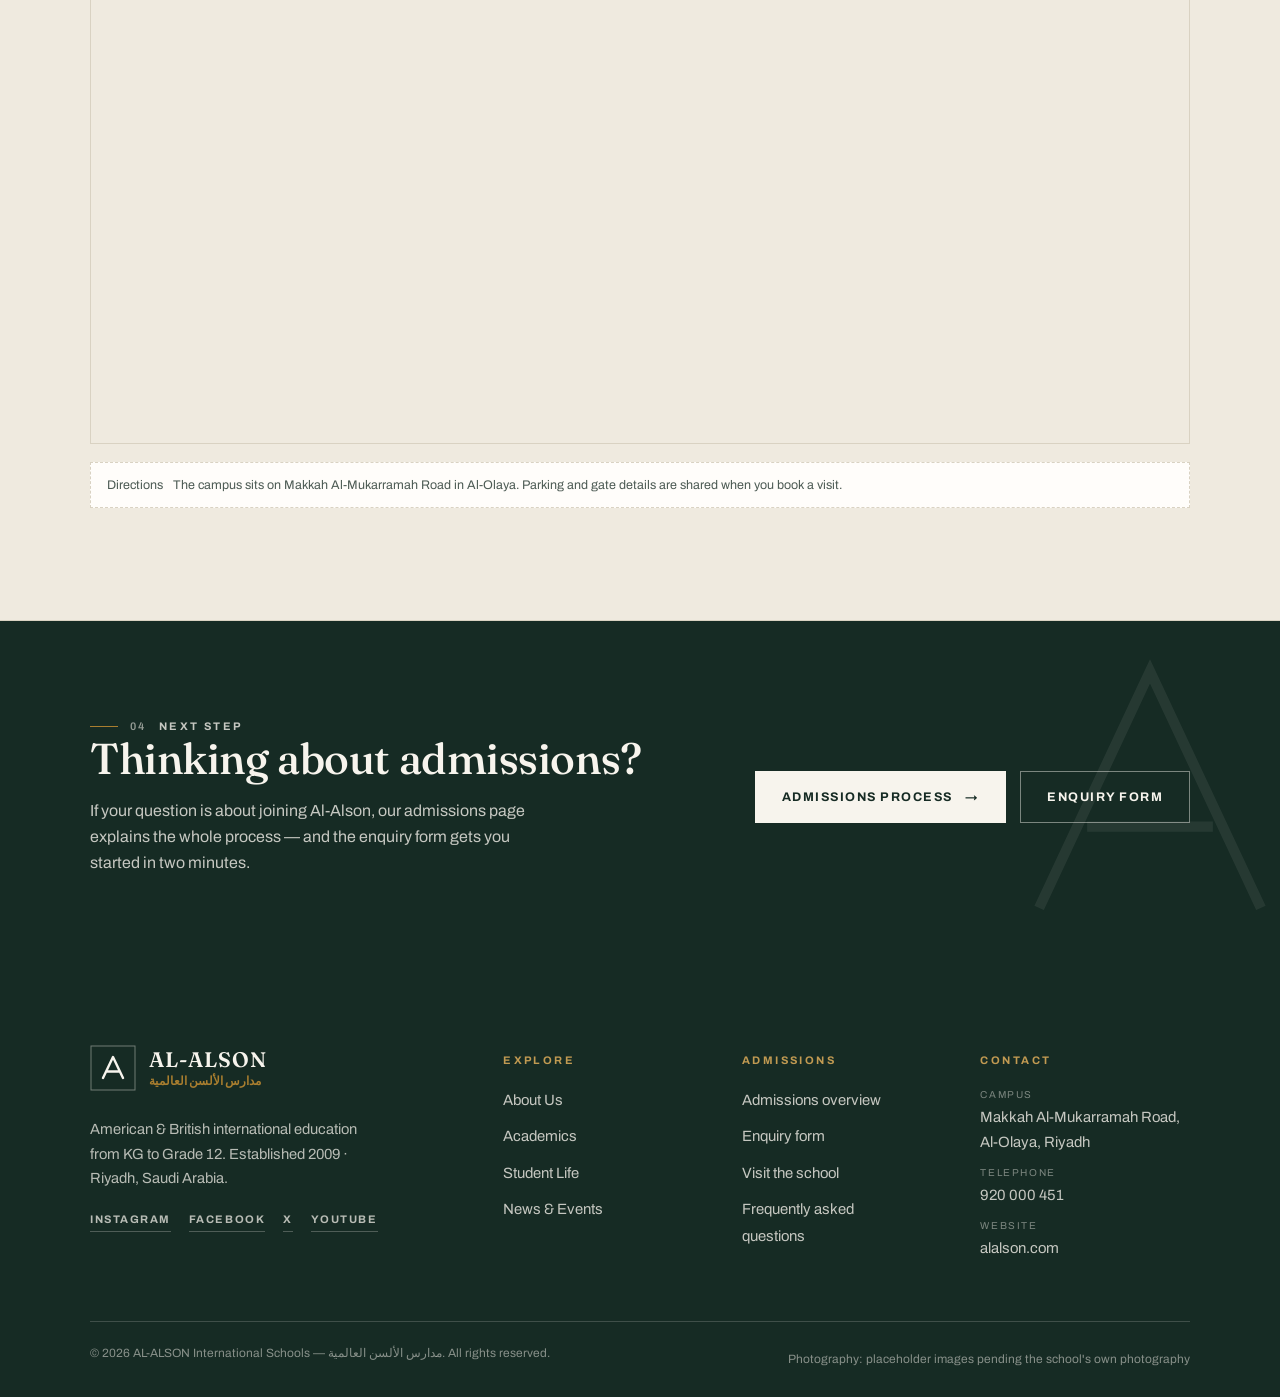
<file: contact.html>
<!DOCTYPE html>
<html lang="en">
<head>
  <meta charset="UTF-8">
  <meta name="viewport" content="width=device-width, initial-scale=1.0">
  <title>Contact Us — AL-ALSON International Schools | Riyadh</title>
  <meta name="description" content="Contact Al-Alson International Schools, Riyadh: Al-Olaya campus on Makkah Al-Mukarramah Road. Unified number 920 000 451, office hours Sunday to Thursday.">
  <link rel="icon" href="data:image/svg+xml,%3Csvg xmlns='http://www.w3.org/2000/svg' viewBox='0 0 46 46'%3E%3Crect width='46' height='46' fill='%231e3b32'/%3E%3Cpath d='M13 33 L23 12 L33 33 M17.5 26.5 H28.5' fill='none' stroke='%23f7f4ed' stroke-width='2.5'/%3E%3C/svg%3E">
  <link rel="preconnect" href="https://fonts.googleapis.com">
  <link rel="preconnect" href="https://fonts.gstatic.com" crossorigin>
  <link href="https://fonts.googleapis.com/css2?family=Archivo:wght@400;500;600;700&family=Fraunces:opsz,wght@9..144,400;9..144,500;9..144,600&display=swap" rel="stylesheet">
  <link rel="stylesheet" href="css/style.css?v=1">
  <link rel="stylesheet" href="css/pages.css?v=1">
</head>
<body>

  <a class="skip-link" href="#main">Skip to content</a>

  <header class="site-header">
    <div class="container header-inner">
      <a class="brand" href="index.html" aria-label="AL-ALSON International Schools — home">
        <svg class="brand-mark" viewBox="0 0 46 46" aria-hidden="true">
          <rect x="1" y="1" width="44" height="44" fill="#1e3b32"/>
          <path d="M13 33 L23 12 L33 33 M17.5 26.5 H28.5" fill="none" stroke="#f7f4ed" stroke-width="2.4" stroke-linecap="round" stroke-linejoin="round"/>
        </svg>
        <span class="brand-text">
          <span class="brand-name">AL-ALSON</span>
          <span class="brand-sub--ar" lang="ar" dir="rtl">مدارس الألسن العالمية</span>
        </span>
      </a>

      <nav class="site-nav" aria-label="Primary navigation">
        <ul>
          <li><a href="about.html">About</a></li>
          <li><a href="academics.html">Academics</a></li>
          <li><a href="admissions.html">Admissions</a></li>
          <li><a href="student-life.html">Student Life</a></li>
          <li><a href="news.html">News &amp; Events</a></li>
          <li><a href="contact.html" aria-current="page">Contact</a></li>
        </ul>
      </nav>

      <div class="header-cta">
        <a class="btn btn--solid" href="admissions.html#enquiry">Enquire <span class="arrow">→</span></a>
      </div>

      <button class="nav-toggle" aria-expanded="false" aria-controls="mobile-panel" aria-label="Open menu">
        <span></span><span></span>
      </button>
    </div>

    <div class="mobile-panel" id="mobile-panel">
      <ul>
        <li><a href="index.html">Home</a></li>
        <li><a href="about.html">About Us</a></li>
        <li><a href="academics.html">Academics</a></li>
        <li><a href="admissions.html">Admissions</a></li>
        <li><a href="student-life.html">Student Life</a></li>
        <li><a href="news.html">News &amp; Events</a></li>
        <li><a href="contact.html" aria-current="page">Contact Us</a></li>
      </ul>
      <div class="mobile-cta">
        <a class="btn btn--solid" href="admissions.html#enquiry">Enquire</a>
        <a class="btn btn--line" href="contact.html">Contact</a>
      </div>
    </div>
  </header>

  <main id="main">

    <section class="page-hero">
      <div class="container">
        <p class="crumb"><a href="index.html">Home</a><span class="sep">/</span><span>Contact Us</span></p>
        <h1 class="display-1">We would like to hear from you.</h1>
        <p class="lead">
          Whether it is a question about admissions, a message for the school
          office, or something you would like to discuss in person — every
          enquiry gets a personal reply.
        </p>
      </div>
    </section>

    <!-- Contact details + form -->
    <section class="section">
      <div class="container contact-grid">
        <div class="reveal">
          <p class="eyebrow"><span class="eyebrow-num">01</span> School details</p>
          <h2 class="display-2" style="margin-bottom: 24px;">How to reach us.</h2>

          <dl class="contact-points">
            <div class="contact-point">
              <dt>Campus</dt>
              <dd>Makkah Al-Mukarramah Road, Al-Olaya, Riyadh 12611,
                  Kingdom of Saudi Arabia</dd>
            </div>
            <div class="contact-point">
              <dt>Telephone</dt>
              <dd>Unified number: <a href="tel:920000451" style="text-decoration: underline;">920 000 451</a></dd>
            </div>
            <div class="contact-point">
              <dt>Website</dt>
              <dd><a href="https://www.alalson.com/" target="_blank" rel="noopener" style="text-decoration: underline;">alalson.com</a></dd>
            </div>
          </dl>

          <div class="office-hours">
            <h3>School office hours</h3>
            <p>
              <strong>Sunday – Thursday, 7:30 AM – 3:00 PM.</strong>
              The office is open on school days during term time to answer
              questions, receive documents and arrange visits. For urgent
              matters, please call during working hours.
            </p>
            <p style="margin-top: 10px;">
              Our second campus, <strong>Al-Murabba</strong> (Egyptian languages
              track), welcomes enquiries through the same channels.
            </p>
          </div>

          <div style="margin-top: 28px; display: flex; flex-wrap: wrap; gap: 8px 18px;">
            <a class="arrow-link" href="https://www.instagram.com/alalsonschool/" target="_blank" rel="noopener">Instagram <span class="arrow">→</span></a>
            <a class="arrow-link" href="https://www.facebook.com/AlalsonSchool/" target="_blank" rel="noopener">Facebook <span class="arrow">→</span></a>
            <a class="arrow-link" href="https://twitter.com/alalsonschool" target="_blank" rel="noopener">X <span class="arrow">→</span></a>
            <a class="arrow-link" href="https://www.youtube.com/@AlalsonInternationalSchool" target="_blank" rel="noopener">YouTube <span class="arrow">→</span></a>
          </div>
        </div>

        <div class="reveal reveal-delay-1">
          <p class="eyebrow"><span class="eyebrow-num">02</span> Send a message</p>
          <form class="form-shell" data-validate data-success-target="contact-success" aria-labelledby="contact-form-heading" style="max-width: none;">
            <h2 id="contact-form-heading" class="display-3" style="margin-bottom: 22px;">Message form</h2>
            <div class="form-grid">
              <div class="field">
                <label for="c-name">Full name <span class="req">*</span></label>
                <input type="text" id="c-name" name="name" data-required autocomplete="name" placeholder="Your name">
                <p class="field-msg" role="alert"></p>
              </div>
              <div class="field">
                <label for="c-email">Email address <span class="req">*</span></label>
                <input type="email" id="c-email" name="email" data-required autocomplete="email" placeholder="name@example.com">
                <p class="field-msg" role="alert"></p>
              </div>
              <div class="field">
                <label for="c-phone">Telephone <span style="text-transform: none; letter-spacing: 0; color: var(--ink-soft); font-weight: 400;">(optional)</span></label>
                <input type="tel" id="c-phone" name="phone" autocomplete="tel" placeholder="A number we can reach you on">
                <p class="field-msg" role="alert"></p>
              </div>
              <div class="field">
                <label for="c-subject">Subject <span class="req">*</span></label>
                <select id="c-subject" name="subject" data-required>
                  <option value="">Please select…</option>
                  <option>Admissions enquiry</option>
                  <option>General enquiry</option>
                  <option>Feedback about the school</option>
                  <option>Other</option>
                </select>
                <p class="field-msg" role="alert"></p>
              </div>
              <div class="field field--full">
                <label for="c-message">Message <span class="req">*</span></label>
                <textarea id="c-message" name="message" data-required data-minlength="20" placeholder="How can we help?"></textarea>
                <p class="field-msg" role="alert"></p>
              </div>
              <div class="field field--check field--full">
                <input type="checkbox" id="c-consent" name="consent" data-required>
                <label class="check-text" for="c-consent">I agree to be contacted by the school about this message. <span class="req">*</span></label>
              </div>
            </div>
            <div class="form-actions">
              <button class="btn btn--solid" type="submit">Send message <span class="arrow">→</span></button>
              <p class="form-demo-note">Demo form — nothing is sent; validation is shown in-page.</p>
            </div>
          </form>

          <div class="form-success" id="contact-success" role="status" style="margin-top: 18px;">
            <h3>Thank you — your message is complete.</h3>
            <p>In the live website this message would now reach the school office.
               This page is a demonstration: the form was validated locally and
               nothing has been transmitted.</p>
          </div>
        </div>
      </div>
    </section>

    <!-- Map -->
    <section class="section section--alt">
      <div class="container">
        <div class="section-head reveal">
          <div>
            <p class="eyebrow"><span class="eyebrow-num">03</span> Finding us</p>
            <h2 class="display-2">Al-Olaya campus, in the heart of Riyadh.</h2>
          </div>
          <a class="arrow-link" href="https://maps.app.goo.gl/x1pDD4WjdrBhQJ4W7" target="_blank" rel="noopener">Open in Google Maps <span class="arrow">→</span></a>
        </div>
        <div class="map-embed reveal">
          <iframe src="https://maps.google.com/maps?q=24.6821978,46.6992374&z=15&output=embed"
                  title="Map — Al-Alson International Schools, Al-Olaya campus, Riyadh"
                  loading="lazy" referrerpolicy="no-referrer-when-downgrade" allowfullscreen></iframe>
        </div>
        <p class="sample-note" style="margin-top: 18px;">
          <span>Directions</span> The campus sits on Makkah Al-Mukarramah Road in Al-Olaya. Parking and gate details are shared when you book a visit.
        </p>
      </div>
    </section>

    <!-- CTA -->
    <section class="cta-band">
      <div class="container cta-band-inner">
        <div class="reveal">
          <p class="eyebrow"><span class="eyebrow-num">04</span> Next step</p>
          <h2 class="display-2">Thinking about admissions?</h2>
          <p>If your question is about joining Al-Alson, our admissions page
             explains the whole process — and the enquiry form gets you started
             in two minutes.</p>
        </div>
        <div class="cta-band-actions reveal reveal-delay-1">
          <a class="btn btn--light" href="admissions.html">Admissions process <span class="arrow">→</span></a>
          <a class="btn btn--ghost-light" href="admissions.html#enquiry">Enquiry form</a>
        </div>
      </div>
      <svg class="cta-watermark" width="340" height="340" viewBox="0 0 46 46" aria-hidden="true">
        <path d="M8 38 L23 6 L38 38 M14.5 27 H31.5" fill="none" stroke="#f7f4ed" stroke-width="1.4"/>
      </svg>
    </section>

  </main>

  <footer class="site-footer">
    <div class="container">
      <div class="footer-grid">
        <div class="footer-brand">
          <a class="brand" href="index.html" aria-label="AL-ALSON International Schools — home">
            <svg class="brand-mark" viewBox="0 0 46 46" aria-hidden="true">
              <rect x="1" y="1" width="44" height="44" fill="none" stroke="rgba(247,244,237,.4)" stroke-width="1"/>
              <path d="M13 33 L23 12 L33 33 M17.5 26.5 H28.5" fill="none" stroke="#f7f4ed" stroke-width="2.4" stroke-linecap="round" stroke-linejoin="round"/>
            </svg>
            <span class="brand-text">
              <span class="brand-name">AL-ALSON</span>
              <span class="brand-sub--ar" lang="ar" dir="rtl">مدارس الألسن العالمية</span>
            </span>
          </a>
          <p>American &amp; British international education from KG to Grade 12.
             Established 2009 · Riyadh, Saudi Arabia.</p>
          <div class="footer-social">
            <a href="https://www.instagram.com/alalsonschool/" target="_blank" rel="noopener">Instagram</a>
            <a href="https://www.facebook.com/AlalsonSchool/" target="_blank" rel="noopener">Facebook</a>
            <a href="https://twitter.com/alalsonschool" target="_blank" rel="noopener">X</a>
            <a href="https://www.youtube.com/@AlalsonInternationalSchool" target="_blank" rel="noopener">YouTube</a>
          </div>
        </div>

        <div class="footer-col">
          <h4>Explore</h4>
          <ul>
            <li><a href="about.html">About Us</a></li>
            <li><a href="academics.html">Academics</a></li>
            <li><a href="student-life.html">Student Life</a></li>
            <li><a href="news.html">News &amp; Events</a></li>
          </ul>
        </div>

        <div class="footer-col">
          <h4>Admissions</h4>
          <ul>
            <li><a href="admissions.html">Admissions overview</a></li>
            <li><a href="admissions.html#enquiry">Enquiry form</a></li>
            <li><a href="admissions.html#visit">Visit the school</a></li>
            <li><a href="admissions.html#faq">Frequently asked questions</a></li>
          </ul>
        </div>

        <div class="footer-col footer-contact">
          <h4>Contact</h4>
          <ul>
            <li><span class="ph">Campus</span>Makkah Al-Mukarramah Road, Al-Olaya, Riyadh</li>
            <li><span class="ph">Telephone</span>920 000 451</li>
            <li><span class="ph">Website</span>alalson.com</li>
          </ul>
        </div>
      </div>

      <div class="footer-bottom">
        <p>© <span data-year>2026</span> AL-ALSON International Schools — مدارس الألسن العالمية. All rights reserved.</p>
        <p>Photography: placeholder images pending the school's own photography</p>
      </div>
    </div>
  </footer>

  <script src="js/main.js?v=1"></script>
  <script src="js/forms.js?v=1"></script>
</body>
</html>
</file>
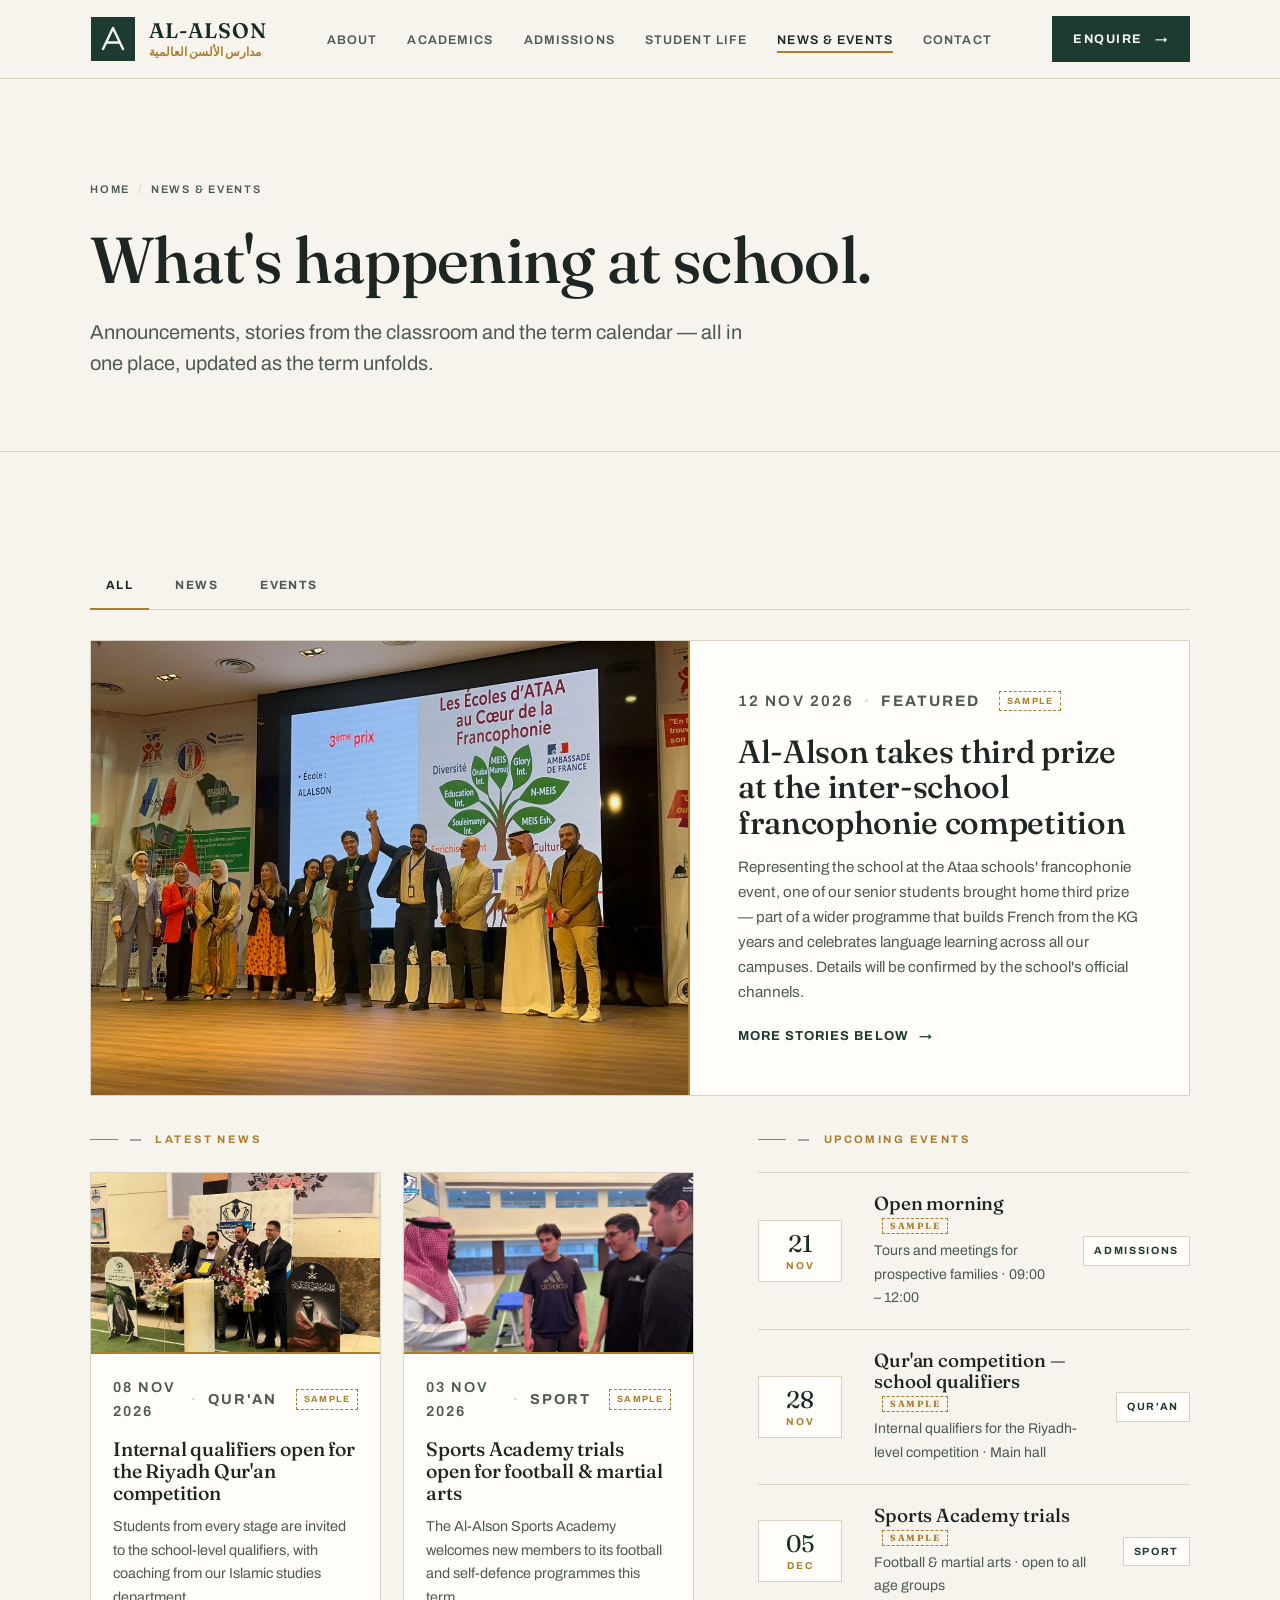
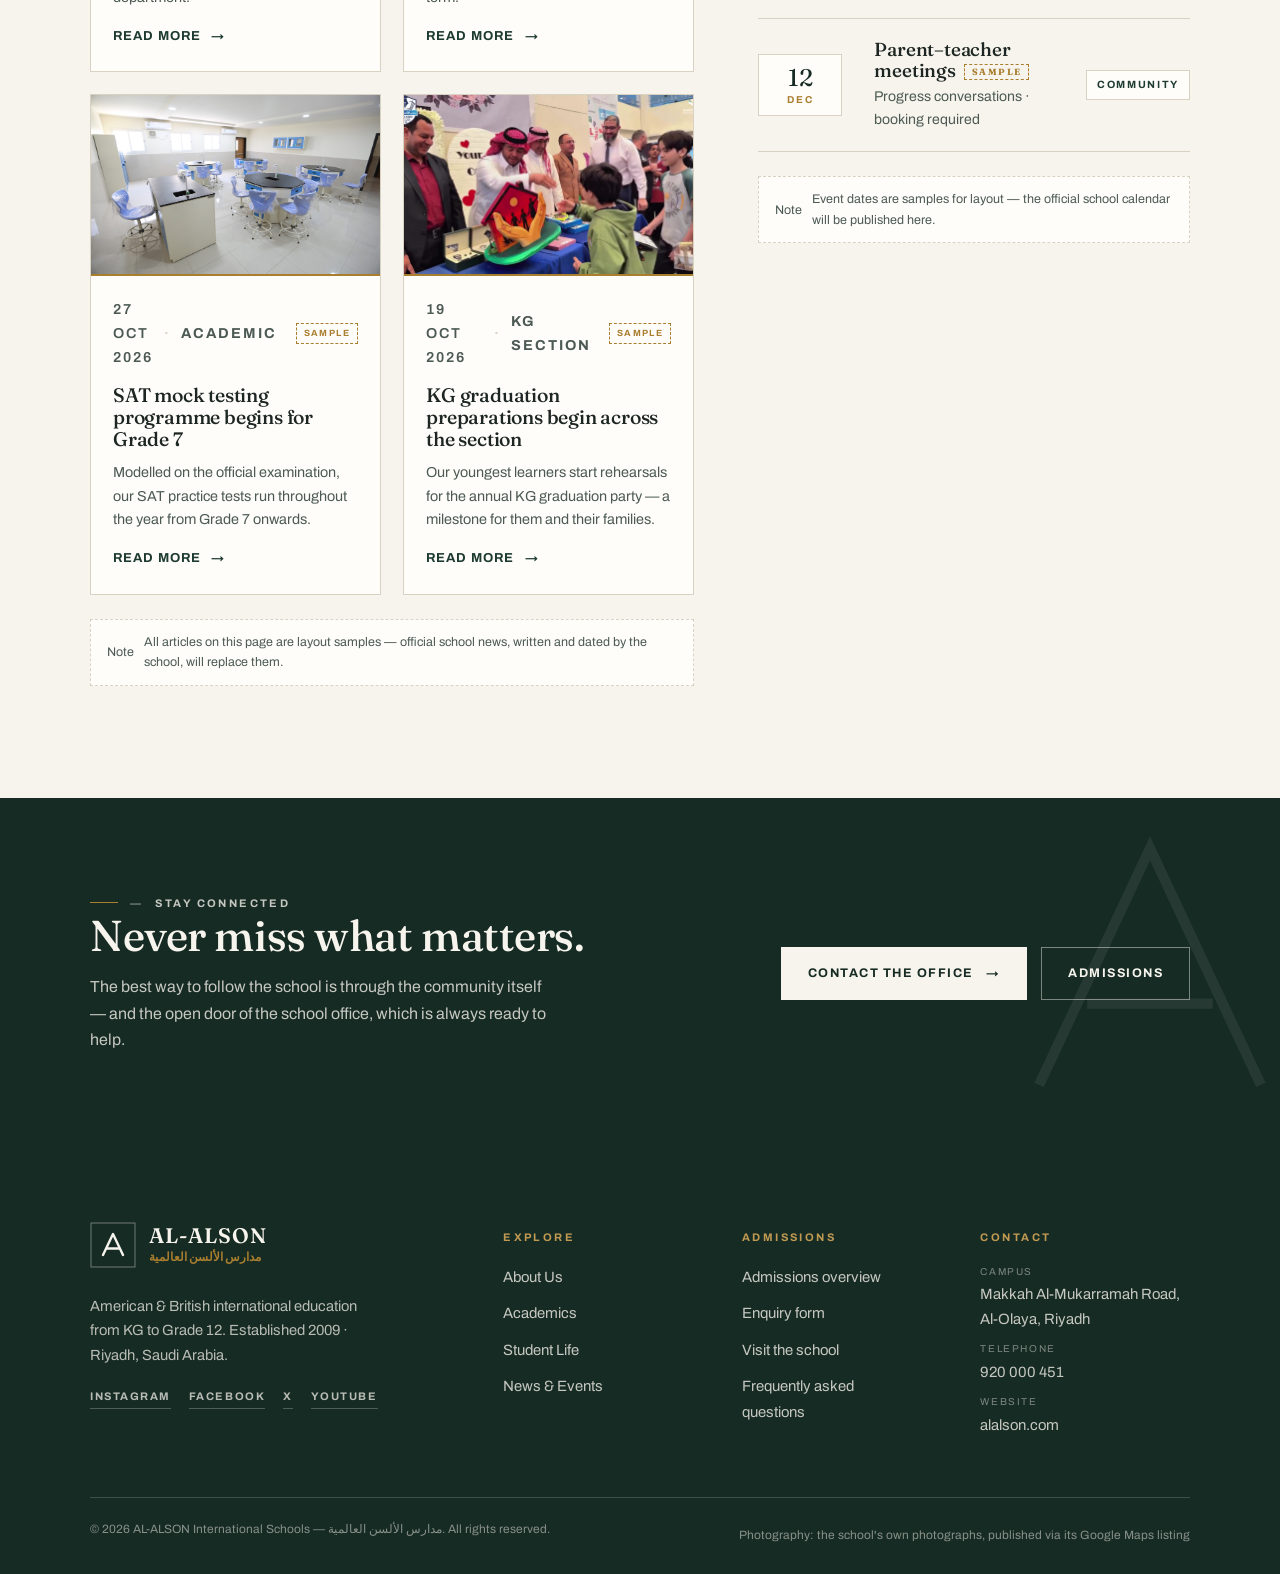
<file: news.html>
<!DOCTYPE html>
<html lang="en">
<head>
  <meta charset="UTF-8">
  <meta name="viewport" content="width=device-width, initial-scale=1.0">
  <title>News &amp; Events — AL-ALSON International Schools | Riyadh</title>
  <meta name="description" content="News, announcements and upcoming events from Al-Alson International Schools, Riyadh.">
  <link rel="icon" href="data:image/svg+xml,%3Csvg xmlns='http://www.w3.org/2000/svg' viewBox='0 0 46 46'%3E%3Crect width='46' height='46' fill='%231e3b32'/%3E%3Cpath d='M13 33 L23 12 L33 33 M17.5 26.5 H28.5' fill='none' stroke='%23f7f4ed' stroke-width='2.5'/%3E%3C/svg%3E">
  <link rel="preconnect" href="https://fonts.googleapis.com">
  <link rel="preconnect" href="https://fonts.gstatic.com" crossorigin>
  <link href="https://fonts.googleapis.com/css2?family=Archivo:wght@400;500;600;700&family=Fraunces:opsz,wght@9..144,400;9..144,500;9..144,600&display=swap" rel="stylesheet">
  <link rel="stylesheet" href="css/style.css?v=1">
  <link rel="stylesheet" href="css/pages.css?v=1">
</head>
<body>

  <a class="skip-link" href="#main">Skip to content</a>

  <header class="site-header">
    <div class="container header-inner">
      <a class="brand" href="index.html" aria-label="AL-ALSON International Schools — home">
        <svg class="brand-mark" viewBox="0 0 46 46" aria-hidden="true">
          <rect x="1" y="1" width="44" height="44" fill="#1e3b32"/>
          <path d="M13 33 L23 12 L33 33 M17.5 26.5 H28.5" fill="none" stroke="#f7f4ed" stroke-width="2.4" stroke-linecap="round" stroke-linejoin="round"/>
        </svg>
        <span class="brand-text">
          <span class="brand-name">AL-ALSON</span>
          <span class="brand-sub--ar" lang="ar" dir="rtl">مدارس الألسن العالمية</span>
        </span>
      </a>

      <nav class="site-nav" aria-label="Primary navigation">
        <ul>
          <li><a href="about.html">About</a></li>
          <li><a href="academics.html">Academics</a></li>
          <li><a href="admissions.html">Admissions</a></li>
          <li><a href="student-life.html">Student Life</a></li>
          <li><a href="news.html" aria-current="page">News &amp; Events</a></li>
          <li><a href="contact.html">Contact</a></li>
        </ul>
      </nav>

      <div class="header-cta">
        <a class="btn btn--solid" href="admissions.html#enquiry">Enquire <span class="arrow">→</span></a>
      </div>

      <button class="nav-toggle" aria-expanded="false" aria-controls="mobile-panel" aria-label="Open menu">
        <span></span><span></span>
      </button>
    </div>

    <div class="mobile-panel" id="mobile-panel">
      <ul>
        <li><a href="index.html">Home</a></li>
        <li><a href="about.html">About Us</a></li>
        <li><a href="academics.html">Academics</a></li>
        <li><a href="admissions.html">Admissions</a></li>
        <li><a href="student-life.html">Student Life</a></li>
        <li><a href="news.html" aria-current="page">News &amp; Events</a></li>
        <li><a href="contact.html">Contact Us</a></li>
      </ul>
      <div class="mobile-cta">
        <a class="btn btn--solid" href="admissions.html#enquiry">Enquire</a>
        <a class="btn btn--line" href="contact.html">Contact</a>
      </div>
    </div>
  </header>

  <main id="main">

    <section class="page-hero">
      <div class="container">
        <p class="crumb"><a href="index.html">Home</a><span class="sep">/</span><span>News &amp; Events</span></p>
        <h1 class="display-1">What's happening at school.</h1>
        <p class="lead">
          Announcements, stories from the classroom and the term calendar —
          all in one place, updated as the term unfolds.
        </p>
      </div>
    </section>

    <!-- Featured + filters -->
    <section class="section">
      <div class="container">
        <div class="news-toolbar" role="group" aria-label="Filter news and events">
          <button class="filter-btn is-active" data-filter="all" aria-pressed="true">All</button>
          <button class="filter-btn" data-filter="news" aria-pressed="false">News</button>
          <button class="filter-btn" data-filter="event" aria-pressed="false">Events</button>
        </div>

        <article class="featured-article reveal" data-type="news">
          <figure>
            <img src="img/school-08.jpg" alt="An Al-Alson student receiving third prize on stage at the inter-school francophonie competition" loading="lazy">
          </figure>
          <div class="featured-body">
            <p class="news-meta"><time datetime="2026-11-12">12 Nov 2026</time><span class="dot">·</span><span>Featured</span><span class="tag-sample">Sample</span></p>
            <h2>Al-Alson takes third prize at the inter-school francophonie competition</h2>
            <p>Representing the school at the Ataa schools' francophonie event,
               one of our senior students brought home third prize — part of a
               wider programme that builds French from the KG years and celebrates
               language learning across all our campuses. Details will be
               confirmed by the school's official channels.</p>
            <a class="arrow-link" href="#news-list">More stories below <span class="arrow">→</span></a>
          </div>
        </article>

        <div class="news-events-grid" id="news-list">
          <div>
            <p class="eyebrow reveal" style="margin-bottom: 24px;"><span class="eyebrow-num">—</span> Latest news</p>
            <div class="news-grid news-grid--two">
              <article class="news-card reveal" data-type="news">
                <div class="news-media">
                  <img src="img/school-04.jpg" alt="A prize-giving ceremony at the school with the Al-Alson banner" loading="lazy">
                </div>
                <div class="news-body">
                  <p class="news-meta"><time datetime="2026-11-08">08 Nov 2026</time><span class="dot">·</span><span>Qur'an</span><span class="tag-sample">Sample</span></p>
                  <h3>Internal qualifiers open for the Riyadh Qur'an competition</h3>
                  <p>Students from every stage are invited to the school-level qualifiers, with coaching from our Islamic studies department.</p>
                  <a class="arrow-link" href="#news-list">Read more <span class="arrow">→</span></a>
                </div>
              </article>
              <article class="news-card reveal reveal-delay-1" data-type="news">
                <div class="news-media">
                  <img src="img/school-03.jpg" alt="A coach with students in the school sports hall" loading="lazy">
                </div>
                <div class="news-body">
                  <p class="news-meta"><time datetime="2026-11-03">03 Nov 2026</time><span class="dot">·</span><span>Sport</span><span class="tag-sample">Sample</span></p>
                  <h3>Sports Academy trials open for football &amp; martial arts</h3>
                  <p>The Al-Alson Sports Academy welcomes new members to its football and self-defence programmes this term.</p>
                  <a class="arrow-link" href="#news-list">Read more <span class="arrow">→</span></a>
                </div>
              </article>
              <article class="news-card reveal" data-type="news">
                <div class="news-media">
                  <img src="img/school-10.jpg" alt="A science laboratory with octagonal workstations and sinks" loading="lazy">
                </div>
                <div class="news-body">
                  <p class="news-meta"><time datetime="2026-10-27">27 Oct 2026</time><span class="dot">·</span><span>Academic</span><span class="tag-sample">Sample</span></p>
                  <h3>SAT mock testing programme begins for Grade 7</h3>
                  <p>Modelled on the official examination, our SAT practice tests run throughout the year from Grade 7 onwards.</p>
                  <a class="arrow-link" href="#news-list">Read more <span class="arrow">→</span></a>
                </div>
              </article>
              <article class="news-card reveal reveal-delay-1" data-type="news">
                <div class="news-media">
                  <img src="img/school-09.jpg" alt="Younger students taking part in a school exhibition" loading="lazy">
                </div>
                <div class="news-body">
                  <p class="news-meta"><time datetime="2026-10-19">19 Oct 2026</time><span class="dot">·</span><span>KG Section</span><span class="tag-sample">Sample</span></p>
                  <h3>KG graduation preparations begin across the section</h3>
                  <p>Our youngest learners start rehearsals for the annual KG graduation party — a milestone for them and their families.</p>
                  <a class="arrow-link" href="#news-list">Read more <span class="arrow">→</span></a>
                </div>
              </article>
            </div>
            <p class="sample-note" style="margin-top: 24px;">
              <span>Note</span> All articles on this page are layout samples — official school news, written and dated by the school, will replace them.
            </p>
          </div>

          <div id="events">
            <p class="eyebrow reveal" style="margin-bottom: 24px;"><span class="eyebrow-num">—</span> Upcoming events</p>
            <div class="event-list">
              <a class="event-row reveal" href="admissions.html#enquiry" data-type="event">
                <span class="event-date"><span class="day">21</span><span class="month">Nov</span></span>
                <div>
                  <h3>Open morning<span class="tag-sample">Sample</span></h3>
                  <p class="event-detail">Tours and meetings for prospective families · 09:00 – 12:00</p>
                </div>
                <span class="event-tag">Admissions</span>
              </a>
              <a class="event-row reveal" href="#events" data-type="event">
                <span class="event-date"><span class="day">28</span><span class="month">Nov</span></span>
                <div>
                  <h3>Qur'an competition — school qualifiers<span class="tag-sample">Sample</span></h3>
                  <p class="event-detail">Internal qualifiers for the Riyadh-level competition · Main hall</p>
                </div>
                <span class="event-tag">Qur'an</span>
              </a>
              <a class="event-row reveal" href="#events" data-type="event">
                <span class="event-date"><span class="day">05</span><span class="month">Dec</span></span>
                <div>
                  <h3>Sports Academy trials<span class="tag-sample">Sample</span></h3>
                  <p class="event-detail">Football &amp; martial arts · open to all age groups</p>
                </div>
                <span class="event-tag">Sport</span>
              </a>
              <a class="event-row reveal" href="#events" data-type="event">
                <span class="event-date"><span class="day">12</span><span class="month">Dec</span></span>
                <div>
                  <h3>Parent–teacher meetings<span class="tag-sample">Sample</span></h3>
                  <p class="event-detail">Progress conversations · booking required</p>
                </div>
                <span class="event-tag">Community</span>
              </a>
            </div>
            <p class="sample-note" style="margin-top: 24px;">
              <span>Note</span> Event dates are samples for layout — the official school calendar will be published here.
            </p>
          </div>
        </div>
      </div>
    </section>

    <!-- CTA -->
    <section class="cta-band">
      <div class="container cta-band-inner">
        <div class="reveal">
          <p class="eyebrow"><span class="eyebrow-num">—</span> Stay connected</p>
          <h2 class="display-2">Never miss what matters.</h2>
          <p>The best way to follow the school is through the community itself —
             and the open door of the school office, which is always ready to help.</p>
        </div>
        <div class="cta-band-actions reveal reveal-delay-1">
          <a class="btn btn--light" href="contact.html">Contact the office <span class="arrow">→</span></a>
          <a class="btn btn--ghost-light" href="admissions.html">Admissions</a>
        </div>
      </div>
      <svg class="cta-watermark" width="340" height="340" viewBox="0 0 46 46" aria-hidden="true">
        <path d="M8 38 L23 6 L38 38 M14.5 27 H31.5" fill="none" stroke="#f7f4ed" stroke-width="1.4"/>
      </svg>
    </section>

  </main>

  <footer class="site-footer">
    <div class="container">
      <div class="footer-grid">
        <div class="footer-brand">
          <a class="brand" href="index.html" aria-label="AL-ALSON International Schools — home">
            <svg class="brand-mark" viewBox="0 0 46 46" aria-hidden="true">
              <rect x="1" y="1" width="44" height="44" fill="none" stroke="rgba(247,244,237,.4)" stroke-width="1"/>
              <path d="M13 33 L23 12 L33 33 M17.5 26.5 H28.5" fill="none" stroke="#f7f4ed" stroke-width="2.4" stroke-linecap="round" stroke-linejoin="round"/>
            </svg>
            <span class="brand-text">
              <span class="brand-name">AL-ALSON</span>
              <span class="brand-sub--ar" lang="ar" dir="rtl">مدارس الألسن العالمية</span>
            </span>
          </a>
          <p>American &amp; British international education from KG to Grade 12.
             Established 2009 · Riyadh, Saudi Arabia.</p>
          <div class="footer-social">
            <a href="https://www.instagram.com/alalsonschool/" target="_blank" rel="noopener">Instagram</a>
            <a href="https://www.facebook.com/AlalsonSchool/" target="_blank" rel="noopener">Facebook</a>
            <a href="https://twitter.com/alalsonschool" target="_blank" rel="noopener">X</a>
            <a href="https://www.youtube.com/@AlalsonInternationalSchool" target="_blank" rel="noopener">YouTube</a>
          </div>
        </div>

        <div class="footer-col">
          <h4>Explore</h4>
          <ul>
            <li><a href="about.html">About Us</a></li>
            <li><a href="academics.html">Academics</a></li>
            <li><a href="student-life.html">Student Life</a></li>
            <li><a href="news.html">News &amp; Events</a></li>
          </ul>
        </div>

        <div class="footer-col">
          <h4>Admissions</h4>
          <ul>
            <li><a href="admissions.html">Admissions overview</a></li>
            <li><a href="admissions.html#enquiry">Enquiry form</a></li>
            <li><a href="admissions.html#visit">Visit the school</a></li>
            <li><a href="admissions.html#faq">Frequently asked questions</a></li>
          </ul>
        </div>

        <div class="footer-col footer-contact">
          <h4>Contact</h4>
          <ul>
            <li><span class="ph">Campus</span>Makkah Al-Mukarramah Road, Al-Olaya, Riyadh</li>
            <li><span class="ph">Telephone</span>920 000 451</li>
            <li><span class="ph">Website</span>alalson.com</li>
          </ul>
        </div>
      </div>

      <div class="footer-bottom">
        <p>© <span data-year>2026</span> AL-ALSON International Schools — مدارس الألسن العالمية. All rights reserved.</p>
        <p>Photography: the school's own photographs, published via its Google Maps listing</p>
      </div>
    </div>
  </footer>

  <script src="js/main.js?v=1"></script>
</body>
</html>
</file>
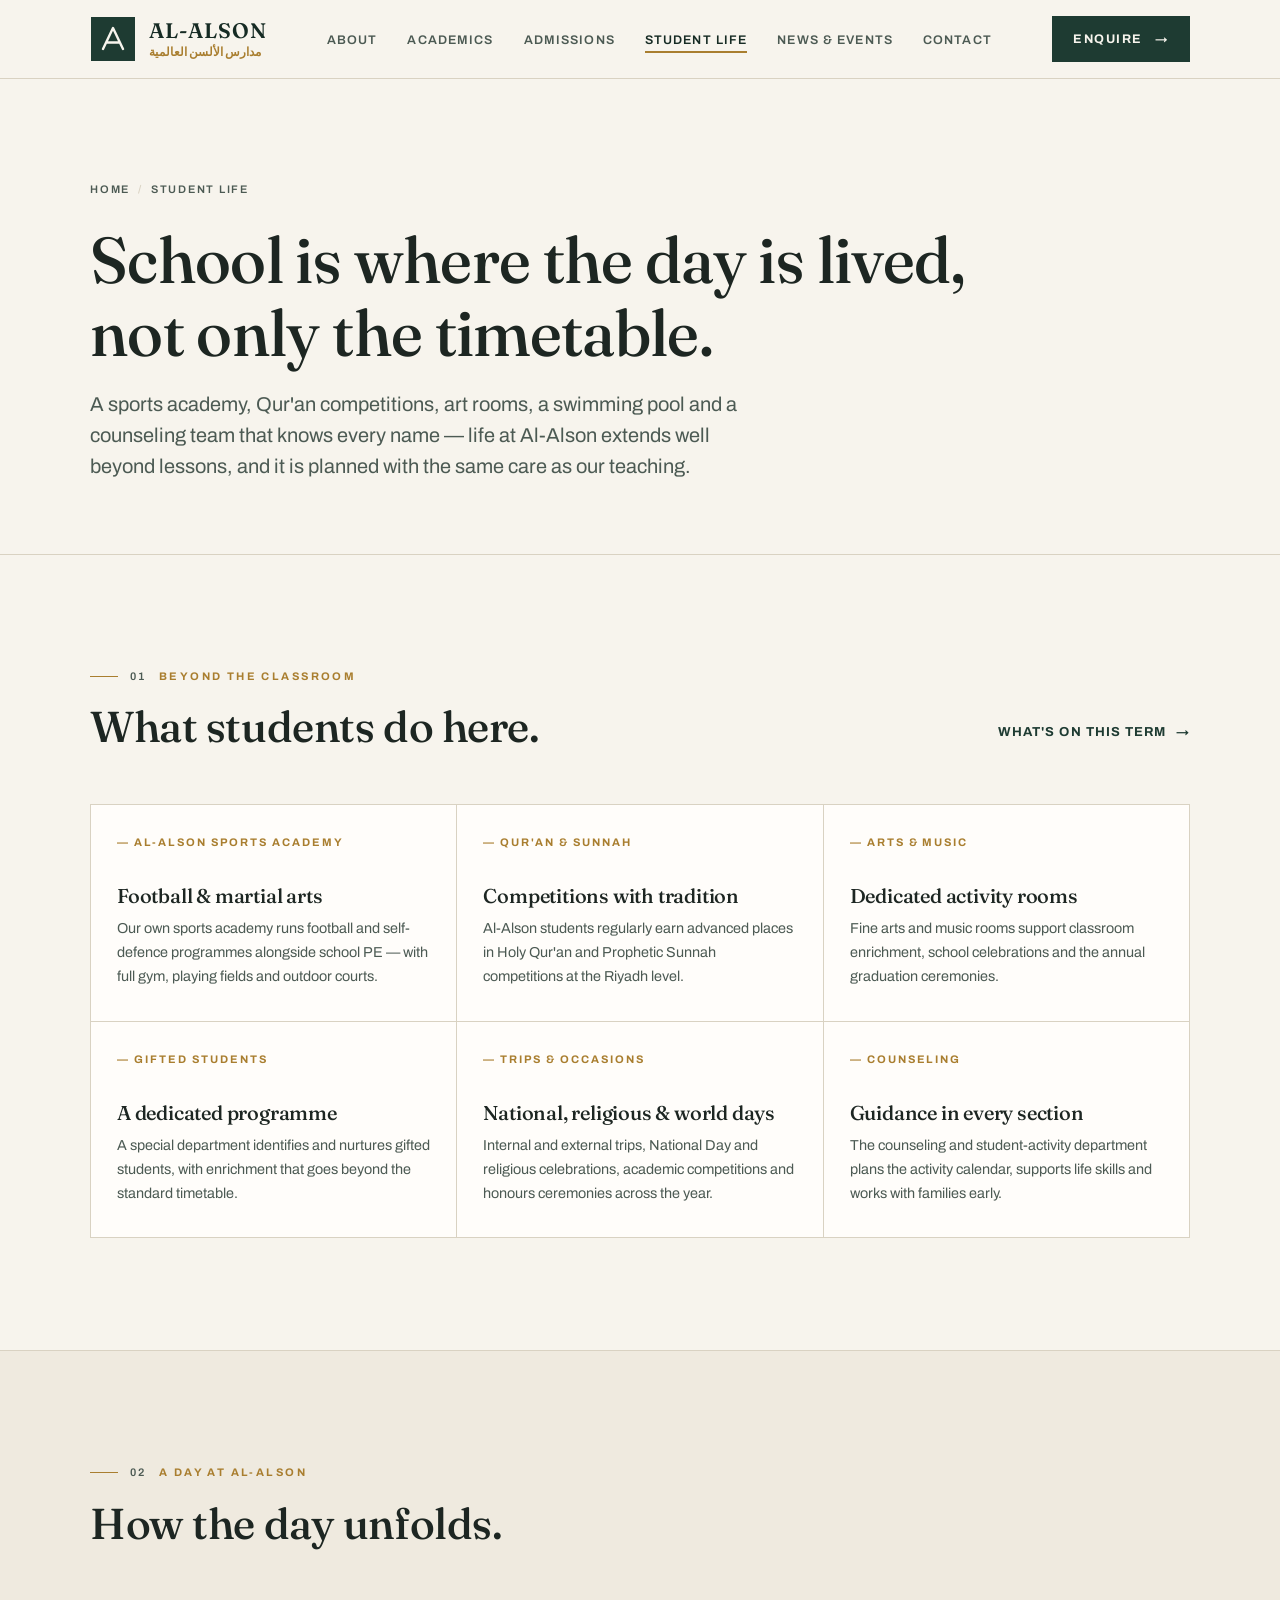
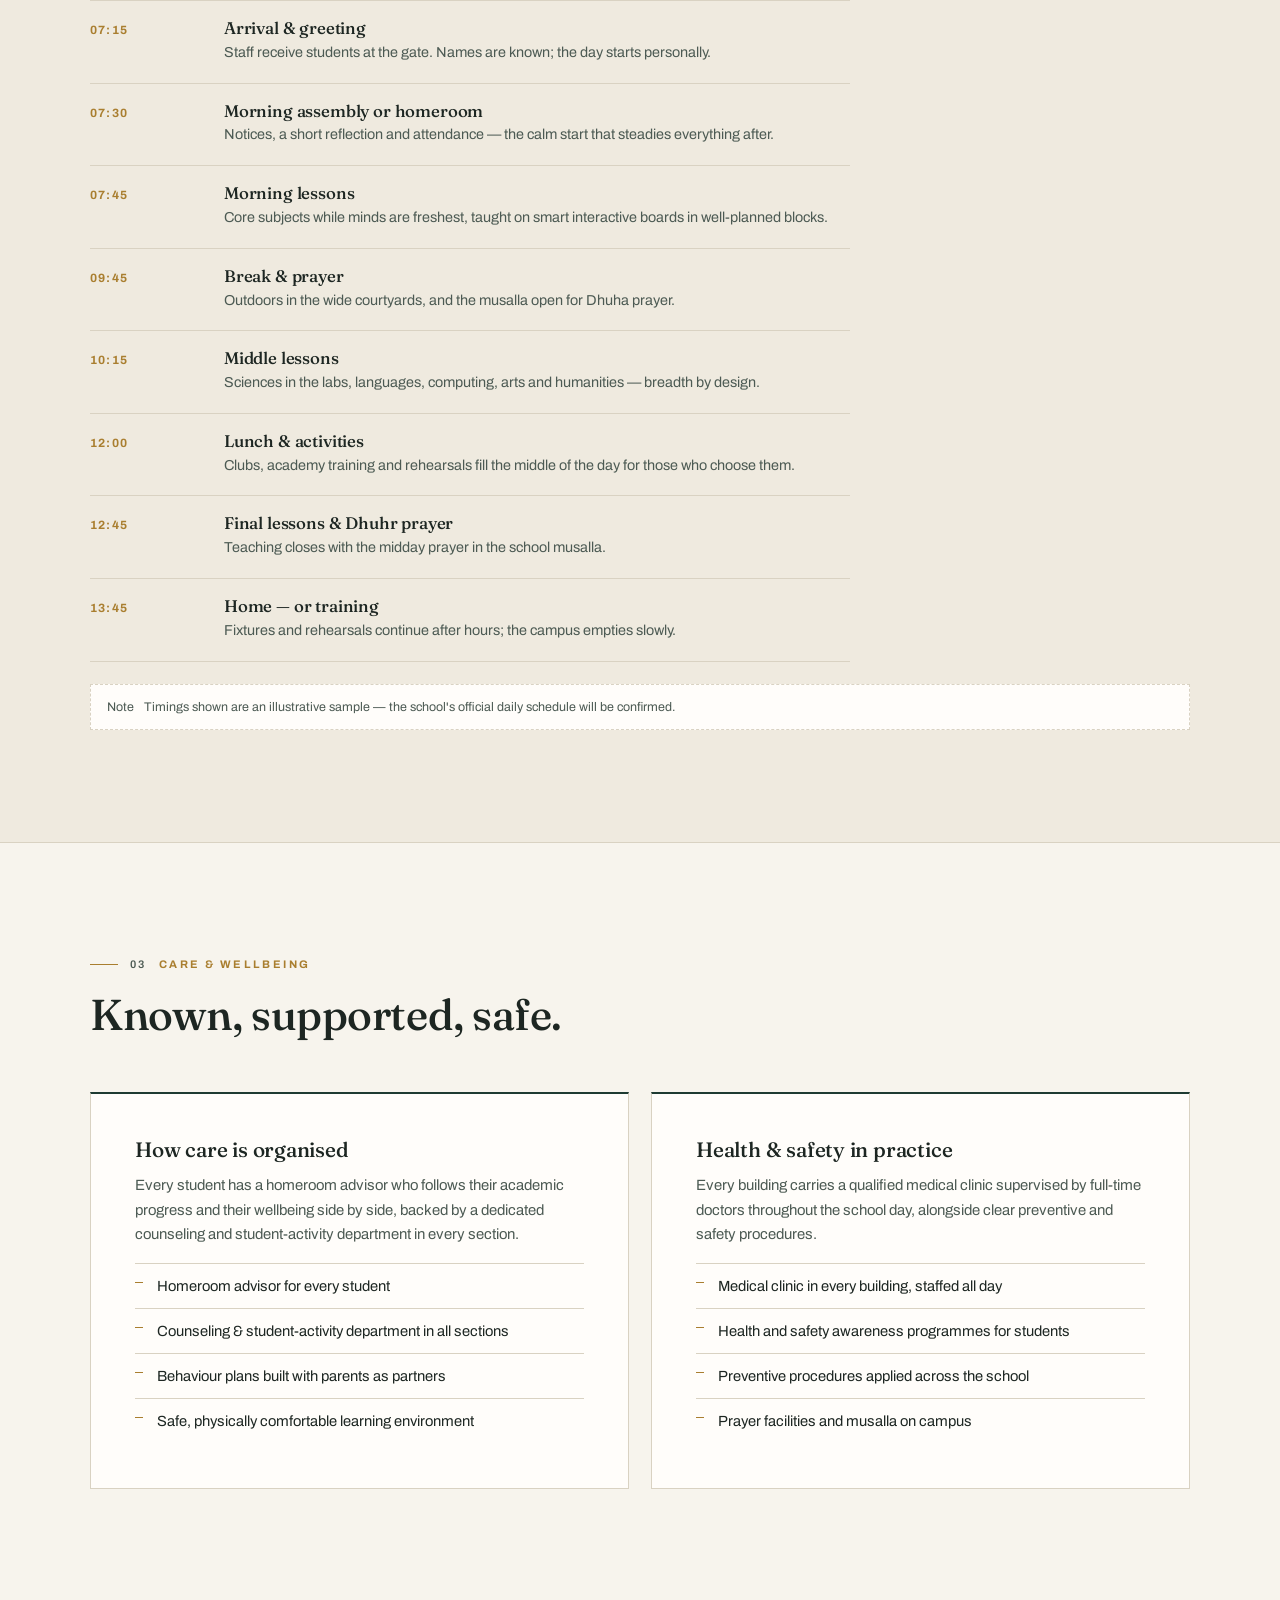
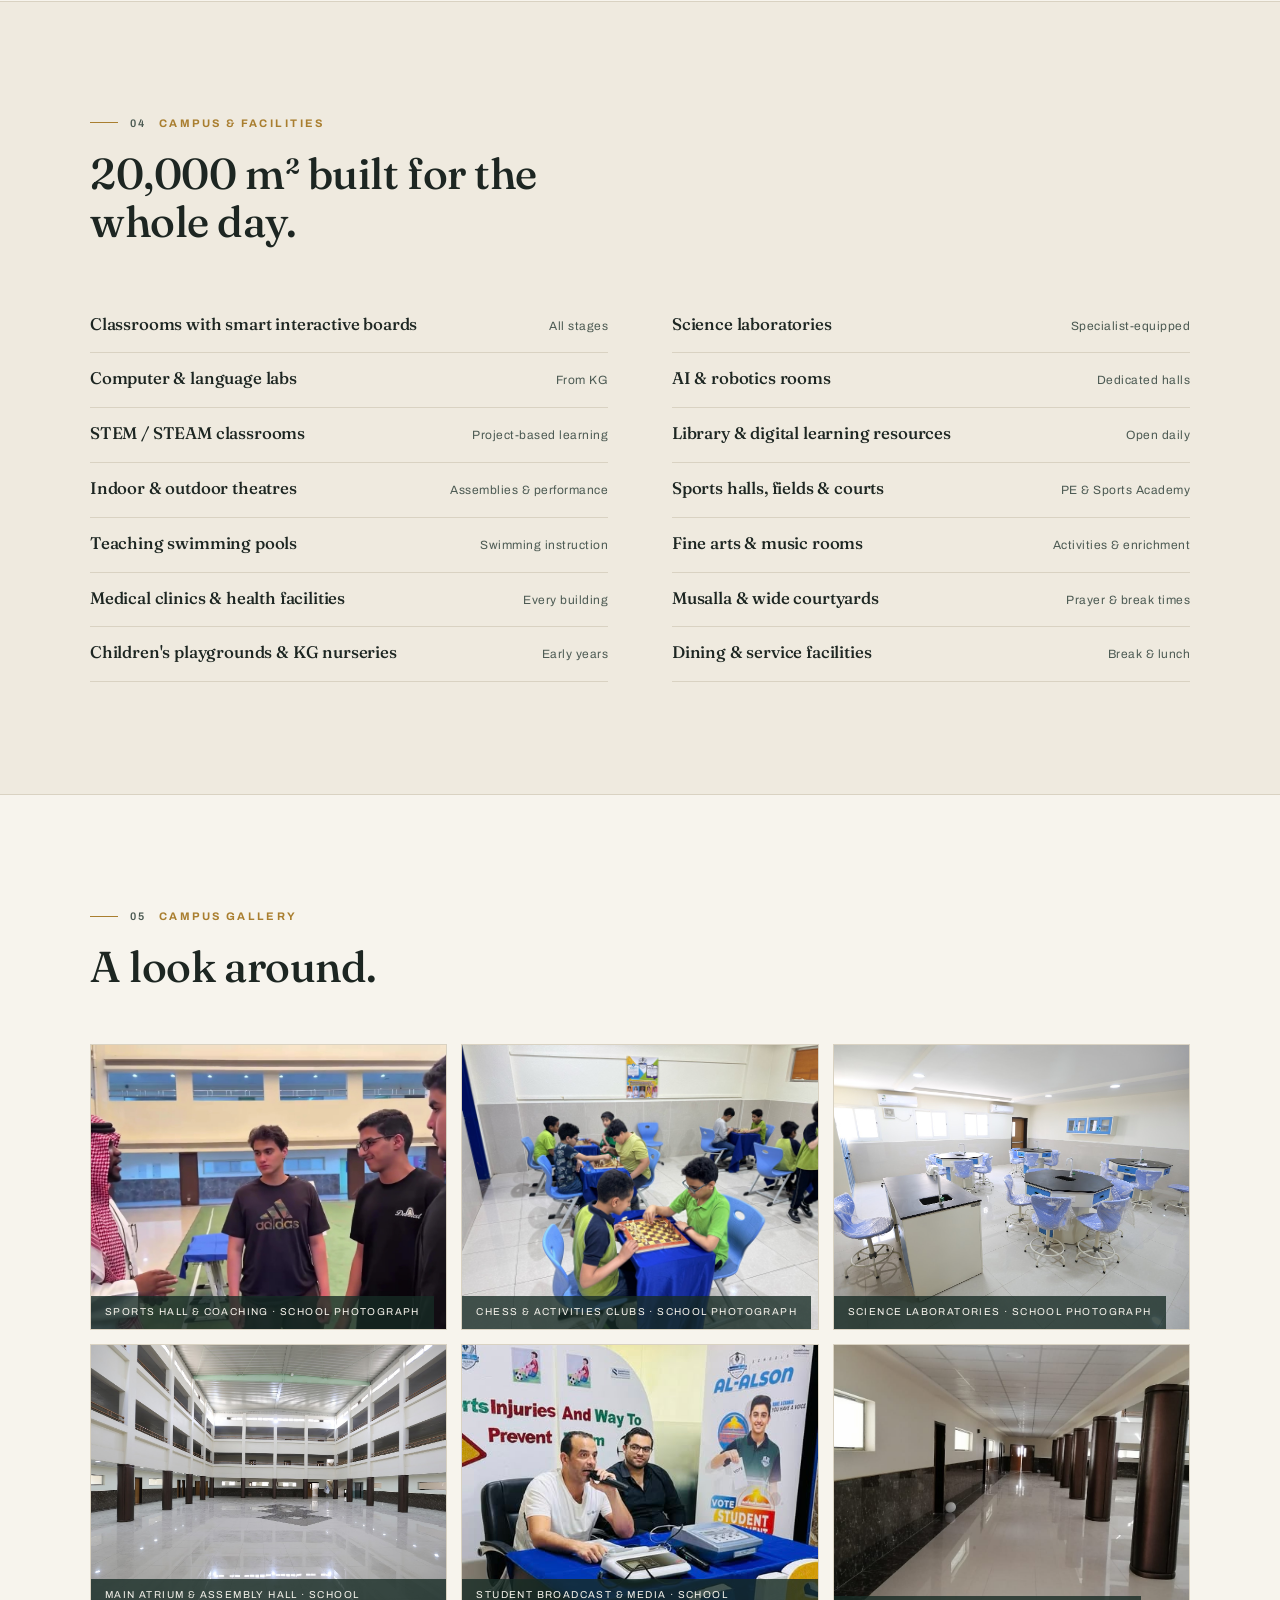
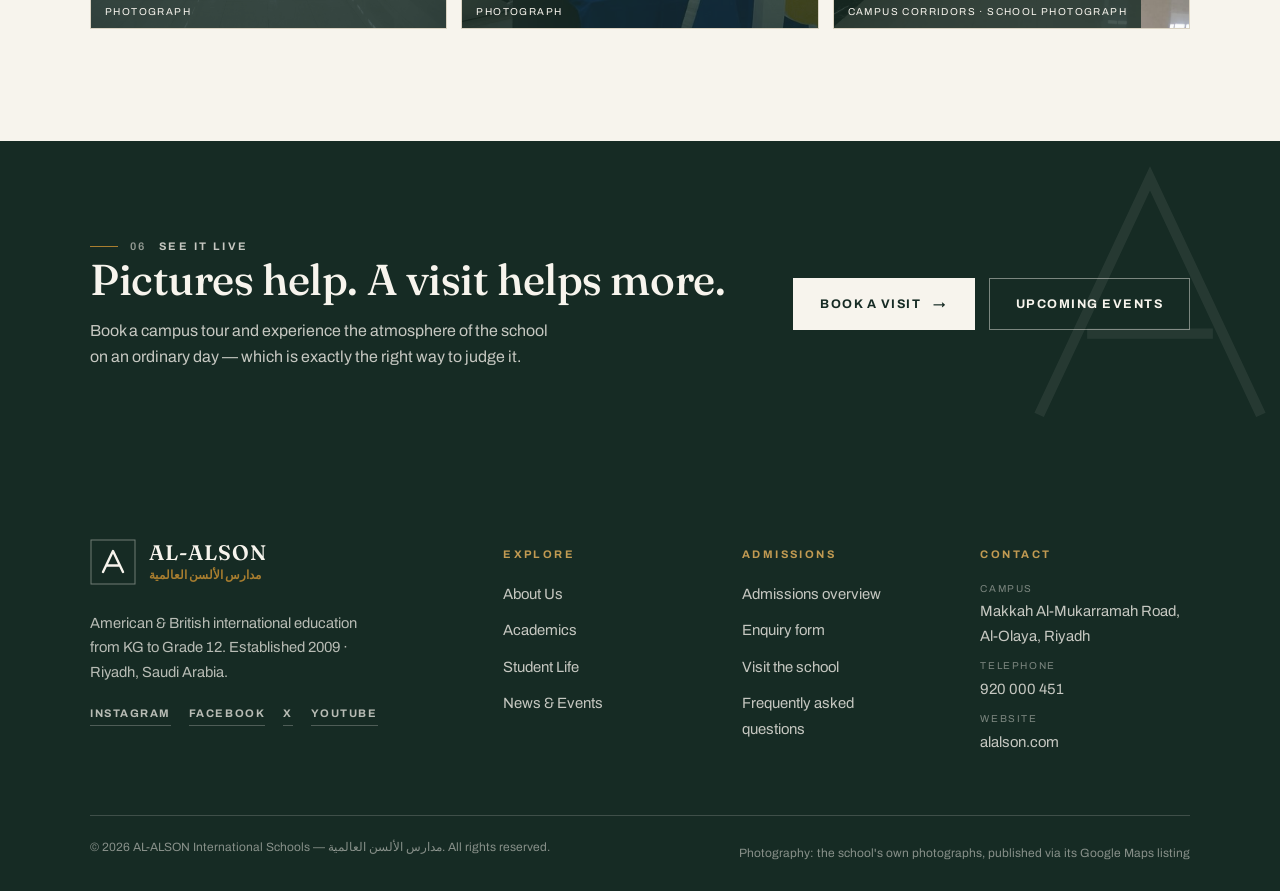
<file: student-life.html>
<!DOCTYPE html>
<html lang="en">
<head>
  <meta charset="UTF-8">
  <meta name="viewport" content="width=device-width, initial-scale=1.0">
  <title>Student Life — AL-ALSON International Schools | Riyadh</title>
  <meta name="description" content="Life at Al-Alson International Schools: the Al-Alson Sports Academy, Qur'an and Sunnah competitions, gifted students programme, counseling, trips and celebrations.">
  <link rel="icon" href="data:image/svg+xml,%3Csvg xmlns='http://www.w3.org/2000/svg' viewBox='0 0 46 46'%3E%3Crect width='46' height='46' fill='%231e3b32'/%3E%3Cpath d='M13 33 L23 12 L33 33 M17.5 26.5 H28.5' fill='none' stroke='%23f7f4ed' stroke-width='2.5'/%3E%3C/svg%3E">
  <link rel="preconnect" href="https://fonts.googleapis.com">
  <link rel="preconnect" href="https://fonts.gstatic.com" crossorigin>
  <link href="https://fonts.googleapis.com/css2?family=Archivo:wght@400;500;600;700&family=Fraunces:opsz,wght@9..144,400;9..144,500;9..144,600&display=swap" rel="stylesheet">
  <link rel="stylesheet" href="css/style.css?v=1">
  <link rel="stylesheet" href="css/pages.css?v=1">
</head>
<body>

  <a class="skip-link" href="#main">Skip to content</a>

  <header class="site-header">
    <div class="container header-inner">
      <a class="brand" href="index.html" aria-label="AL-ALSON International Schools — home">
        <svg class="brand-mark" viewBox="0 0 46 46" aria-hidden="true">
          <rect x="1" y="1" width="44" height="44" fill="#1e3b32"/>
          <path d="M13 33 L23 12 L33 33 M17.5 26.5 H28.5" fill="none" stroke="#f7f4ed" stroke-width="2.4" stroke-linecap="round" stroke-linejoin="round"/>
        </svg>
        <span class="brand-text">
          <span class="brand-name">AL-ALSON</span>
          <span class="brand-sub--ar" lang="ar" dir="rtl">مدارس الألسن العالمية</span>
        </span>
      </a>

      <nav class="site-nav" aria-label="Primary navigation">
        <ul>
          <li><a href="about.html">About</a></li>
          <li><a href="academics.html">Academics</a></li>
          <li><a href="admissions.html">Admissions</a></li>
          <li><a href="student-life.html" aria-current="page">Student Life</a></li>
          <li><a href="news.html">News &amp; Events</a></li>
          <li><a href="contact.html">Contact</a></li>
        </ul>
      </nav>

      <div class="header-cta">
        <a class="btn btn--solid" href="admissions.html#enquiry">Enquire <span class="arrow">→</span></a>
      </div>

      <button class="nav-toggle" aria-expanded="false" aria-controls="mobile-panel" aria-label="Open menu">
        <span></span><span></span>
      </button>
    </div>

    <div class="mobile-panel" id="mobile-panel">
      <ul>
        <li><a href="index.html">Home</a></li>
        <li><a href="about.html">About Us</a></li>
        <li><a href="academics.html">Academics</a></li>
        <li><a href="admissions.html">Admissions</a></li>
        <li><a href="student-life.html" aria-current="page">Student Life</a></li>
        <li><a href="news.html">News &amp; Events</a></li>
        <li><a href="contact.html">Contact Us</a></li>
      </ul>
      <div class="mobile-cta">
        <a class="btn btn--solid" href="admissions.html#enquiry">Enquire</a>
        <a class="btn btn--line" href="contact.html">Contact</a>
      </div>
    </div>
  </header>

  <main id="main">

    <section class="page-hero">
      <div class="container">
        <p class="crumb"><a href="index.html">Home</a><span class="sep">/</span><span>Student Life</span></p>
        <h1 class="display-1">School is where the day is lived, not only the timetable.</h1>
        <p class="lead">
          A sports academy, Qur'an competitions, art rooms, a swimming pool and a
          counseling team that knows every name — life at Al-Alson extends well
          beyond lessons, and it is planned with the same care as our teaching.
        </p>
      </div>
    </section>

    <!-- Activities -->
    <section class="section">
      <div class="container">
        <div class="section-head reveal">
          <div>
            <p class="eyebrow"><span class="eyebrow-num">01</span> Beyond the classroom</p>
            <h2 class="display-2">What students do here.</h2>
          </div>
          <a class="arrow-link" href="news.html#events">What's on this term <span class="arrow">→</span></a>
        </div>
        <div class="activity-grid">
          <div class="activity-cell reveal">
            <span class="act-label">— Al-Alson Sports Academy</span>
            <h3>Football &amp; martial arts</h3>
            <p>Our own sports academy runs football and self-defence programmes
               alongside school PE — with full gym, playing fields and outdoor
               courts.</p>
          </div>
          <div class="activity-cell reveal reveal-delay-1">
            <span class="act-label">— Qur'an &amp; Sunnah</span>
            <h3>Competitions with tradition</h3>
            <p>Al-Alson students regularly earn advanced places in Holy Qur'an and
               Prophetic Sunnah competitions at the Riyadh level.</p>
          </div>
          <div class="activity-cell reveal reveal-delay-2">
            <span class="act-label">— Arts &amp; music</span>
            <h3>Dedicated activity rooms</h3>
            <p>Fine arts and music rooms support classroom enrichment, school
               celebrations and the annual graduation ceremonies.</p>
          </div>
          <div class="activity-cell reveal">
            <span class="act-label">— Gifted students</span>
            <h3>A dedicated programme</h3>
            <p>A special department identifies and nurtures gifted students, with
               enrichment that goes beyond the standard timetable.</p>
          </div>
          <div class="activity-cell reveal reveal-delay-1">
            <span class="act-label">— Trips &amp; occasions</span>
            <h3>National, religious &amp; world days</h3>
            <p>Internal and external trips, National Day and religious
               celebrations, academic competitions and honours ceremonies across
               the year.</p>
          </div>
          <div class="activity-cell reveal reveal-delay-2">
            <span class="act-label">— Counseling</span>
            <h3>Guidance in every section</h3>
            <p>The counseling and student-activity department plans the activity
               calendar, supports life skills and works with families early.</p>
          </div>
        </div>
      </div>
    </section>

    <!-- Day in the life -->
    <section class="section section--alt">
      <div class="container">
        <div class="section-head reveal">
          <div>
            <p class="eyebrow"><span class="eyebrow-num">02</span> A day at Al-Alson</p>
            <h2 class="display-2">How the day unfolds.</h2>
          </div>
        </div>
        <div class="day-list">
          <div class="day-row reveal">
            <span class="time">07:15</span>
            <div><h3>Arrival &amp; greeting</h3><p>Staff receive students at the gate. Names are known; the day starts personally.</p></div>
          </div>
          <div class="day-row reveal">
            <span class="time">07:30</span>
            <div><h3>Morning assembly or homeroom</h3><p>Notices, a short reflection and attendance — the calm start that steadies everything after.</p></div>
          </div>
          <div class="day-row reveal">
            <span class="time">07:45</span>
            <div><h3>Morning lessons</h3><p>Core subjects while minds are freshest, taught on smart interactive boards in well-planned blocks.</p></div>
          </div>
          <div class="day-row reveal">
            <span class="time">09:45</span>
            <div><h3>Break &amp; prayer</h3><p>Outdoors in the wide courtyards, and the musalla open for Dhuha prayer.</p></div>
          </div>
          <div class="day-row reveal">
            <span class="time">10:15</span>
            <div><h3>Middle lessons</h3><p>Sciences in the labs, languages, computing, arts and humanities — breadth by design.</p></div>
          </div>
          <div class="day-row reveal">
            <span class="time">12:00</span>
            <div><h3>Lunch &amp; activities</h3><p>Clubs, academy training and rehearsals fill the middle of the day for those who choose them.</p></div>
          </div>
          <div class="day-row reveal">
            <span class="time">12:45</span>
            <div><h3>Final lessons &amp; Dhuhr prayer</h3><p>Teaching closes with the midday prayer in the school musalla.</p></div>
          </div>
          <div class="day-row reveal">
            <span class="time">13:45</span>
            <div><h3>Home — or training</h3><p>Fixtures and rehearsals continue after hours; the campus empties slowly.</p></div>
          </div>
        </div>
        <p class="sample-note" style="margin-top: 22px;">
          <span>Note</span> Timings shown are an illustrative sample — the school's official daily schedule will be confirmed.
        </p>
      </div>
    </section>

    <!-- Pastoral care -->
    <section class="section">
      <div class="container">
        <div class="section-head reveal">
          <div>
            <p class="eyebrow"><span class="eyebrow-num">03</span> Care &amp; wellbeing</p>
            <h2 class="display-2">Known, supported, safe.</h2>
          </div>
        </div>
        <div class="support-grid">
          <div class="support-panel reveal">
            <h3>How care is organised</h3>
            <p>Every student has a homeroom advisor who follows their academic
               progress and their wellbeing side by side, backed by a dedicated
               counseling and student-activity department in every section.</p>
            <ul>
              <li>Homeroom advisor for every student</li>
              <li>Counseling &amp; student-activity department in all sections</li>
              <li>Behaviour plans built with parents as partners</li>
              <li>Safe, physically comfortable learning environment</li>
            </ul>
          </div>
          <div class="support-panel reveal reveal-delay-1">
            <h3>Health &amp; safety in practice</h3>
            <p>Every building carries a qualified medical clinic supervised by
               full-time doctors throughout the school day, alongside clear
               preventive and safety procedures.</p>
            <ul>
              <li>Medical clinic in every building, staffed all day</li>
              <li>Health and safety awareness programmes for students</li>
              <li>Preventive procedures applied across the school</li>
              <li>Prayer facilities and musalla on campus</li>
            </ul>
          </div>
        </div>
      </div>
    </section>

    <!-- Facilities detail -->
    <section class="section section--alt" id="facilities">
      <div class="container">
        <div class="section-head reveal">
          <div>
            <p class="eyebrow"><span class="eyebrow-num">04</span> Campus &amp; facilities</p>
            <h2 class="display-2">20,000 m² built for the whole day.</h2>
          </div>
        </div>
        <div class="areas-grid reveal">
          <div class="area-row"><h3>Classrooms with smart interactive boards</h3><span>All stages</span></div>
          <div class="area-row"><h3>Science laboratories</h3><span>Specialist-equipped</span></div>
          <div class="area-row"><h3>Computer &amp; language labs</h3><span>From KG</span></div>
          <div class="area-row"><h3>AI &amp; robotics rooms</h3><span>Dedicated halls</span></div>
          <div class="area-row"><h3>STEM / STEAM classrooms</h3><span>Project-based learning</span></div>
          <div class="area-row"><h3>Library &amp; digital learning resources</h3><span>Open daily</span></div>
          <div class="area-row"><h3>Indoor &amp; outdoor theatres</h3><span>Assemblies &amp; performance</span></div>
          <div class="area-row"><h3>Sports halls, fields &amp; courts</h3><span>PE &amp; Sports Academy</span></div>
          <div class="area-row"><h3>Teaching swimming pools</h3><span>Swimming instruction</span></div>
          <div class="area-row"><h3>Fine arts &amp; music rooms</h3><span>Activities &amp; enrichment</span></div>
          <div class="area-row"><h3>Medical clinics &amp; health facilities</h3><span>Every building</span></div>
          <div class="area-row"><h3>Musalla &amp; wide courtyards</h3><span>Prayer &amp; break times</span></div>
          <div class="area-row"><h3>Children's playgrounds &amp; KG nurseries</h3><span>Early years</span></div>
          <div class="area-row"><h3>Dining &amp; service facilities</h3><span>Break &amp; lunch</span></div>
        </div>
      </div>
    </section>

    <!-- Gallery -->
    <section class="section">
      <div class="container">
        <div class="section-head reveal">
          <div>
            <p class="eyebrow"><span class="eyebrow-num">05</span> Campus gallery</p>
            <h2 class="display-2">A look around.</h2>
          </div>
        </div>
        <div class="gallery-grid">
          <figure class="reveal">
            <img src="img/school-03.jpg" alt="A coach speaking with students in the school sports hall" loading="lazy">
            <figcaption>Sports hall &amp; coaching · school photograph</figcaption>
          </figure>
          <figure class="reveal reveal-delay-1">
            <img src="img/school-05.jpg" alt="Students competing in the school chess tournament" loading="lazy">
            <figcaption>Chess &amp; activities clubs · school photograph</figcaption>
          </figure>
          <figure class="reveal reveal-delay-2">
            <img src="img/school-10.jpg" alt="A science laboratory with octagonal workstations and sinks" loading="lazy">
            <figcaption>Science laboratories · school photograph</figcaption>
          </figure>
          <figure class="reveal">
            <img src="img/school-07.jpg" alt="The multi-storey main atrium and assembly hall of the campus" loading="lazy">
            <figcaption>Main atrium &amp; assembly hall · school photograph</figcaption>
          </figure>
          <figure class="reveal reveal-delay-1">
            <img src="img/school-06.jpg" alt="Students hosting the school's morning broadcast on health awareness" loading="lazy">
            <figcaption>Student broadcast &amp; media · school photograph</figcaption>
          </figure>
          <figure class="reveal reveal-delay-2">
            <img src="img/school-11.jpg" alt="A marble corridor in the school building" loading="lazy">
            <figcaption>Campus corridors · school photograph</figcaption>
          </figure>
        </div>
      </div>
    </section>

    <!-- CTA -->
    <section class="cta-band">
      <div class="container cta-band-inner">
        <div class="reveal">
          <p class="eyebrow"><span class="eyebrow-num">06</span> See it live</p>
          <h2 class="display-2">Pictures help. A visit helps more.</h2>
          <p>Book a campus tour and experience the atmosphere of the school on an
             ordinary day — which is exactly the right way to judge it.</p>
        </div>
        <div class="cta-band-actions reveal reveal-delay-1">
          <a class="btn btn--light" href="admissions.html#enquiry">Book a visit <span class="arrow">→</span></a>
          <a class="btn btn--ghost-light" href="news.html#events">Upcoming events</a>
        </div>
      </div>
      <svg class="cta-watermark" width="340" height="340" viewBox="0 0 46 46" aria-hidden="true">
        <path d="M8 38 L23 6 L38 38 M14.5 27 H31.5" fill="none" stroke="#f7f4ed" stroke-width="1.4"/>
      </svg>
    </section>

  </main>

  <footer class="site-footer">
    <div class="container">
      <div class="footer-grid">
        <div class="footer-brand">
          <a class="brand" href="index.html" aria-label="AL-ALSON International Schools — home">
            <svg class="brand-mark" viewBox="0 0 46 46" aria-hidden="true">
              <rect x="1" y="1" width="44" height="44" fill="none" stroke="rgba(247,244,237,.4)" stroke-width="1"/>
              <path d="M13 33 L23 12 L33 33 M17.5 26.5 H28.5" fill="none" stroke="#f7f4ed" stroke-width="2.4" stroke-linecap="round" stroke-linejoin="round"/>
            </svg>
            <span class="brand-text">
              <span class="brand-name">AL-ALSON</span>
              <span class="brand-sub--ar" lang="ar" dir="rtl">مدارس الألسن العالمية</span>
            </span>
          </a>
          <p>American &amp; British international education from KG to Grade 12.
             Established 2009 · Riyadh, Saudi Arabia.</p>
          <div class="footer-social">
            <a href="https://www.instagram.com/alalsonschool/" target="_blank" rel="noopener">Instagram</a>
            <a href="https://www.facebook.com/AlalsonSchool/" target="_blank" rel="noopener">Facebook</a>
            <a href="https://twitter.com/alalsonschool" target="_blank" rel="noopener">X</a>
            <a href="https://www.youtube.com/@AlalsonInternationalSchool" target="_blank" rel="noopener">YouTube</a>
          </div>
        </div>

        <div class="footer-col">
          <h4>Explore</h4>
          <ul>
            <li><a href="about.html">About Us</a></li>
            <li><a href="academics.html">Academics</a></li>
            <li><a href="student-life.html">Student Life</a></li>
            <li><a href="news.html">News &amp; Events</a></li>
          </ul>
        </div>

        <div class="footer-col">
          <h4>Admissions</h4>
          <ul>
            <li><a href="admissions.html">Admissions overview</a></li>
            <li><a href="admissions.html#enquiry">Enquiry form</a></li>
            <li><a href="admissions.html#visit">Visit the school</a></li>
            <li><a href="admissions.html#faq">Frequently asked questions</a></li>
          </ul>
        </div>

        <div class="footer-col footer-contact">
          <h4>Contact</h4>
          <ul>
            <li><span class="ph">Campus</span>Makkah Al-Mukarramah Road, Al-Olaya, Riyadh</li>
            <li><span class="ph">Telephone</span>920 000 451</li>
            <li><span class="ph">Website</span>alalson.com</li>
          </ul>
        </div>
      </div>

      <div class="footer-bottom">
        <p>© <span data-year>2026</span> AL-ALSON International Schools — مدارس الألسن العالمية. All rights reserved.</p>
        <p>Photography: the school's own photographs, published via its Google Maps listing</p>
      </div>
    </div>
  </footer>

  <script src="js/main.js?v=1"></script>
</body>
</html>
</file>
<file: css/style.css>
/* ==========================================================================
   AL-ALSON SCHOOL — Design system & shared components
   --------------------------------------------------------------------------
   1. Tokens            4. Header & navigation     7. Cards & lists
   2. Reset & base      5. Hero (home)             8. CTA band
   3. Typography        6. Sections & grids        9. Footer
   --------------------------------------------------------------------------
   Page-specific styles live in pages.css
   ========================================================================== */

/* 1. Tokens --------------------------------------------------------------- */

:root {
  /* Colour */
  --ink: #1d2622;              /* primary text */
  --ink-soft: #4c5a53;         /* secondary text */
  --paper: #f7f4ed;            /* page background */
  --paper-2: #efeadf;          /* alternate band */
  --white: #fffdfa;
  --green: #1e3b32;            /* primary brand */
  --green-deep: #162b24;       /* footer / dark bands */
  --green-hover: #2a4f43;
  --brass: #a97e2f;            /* single accent */
  --brass-soft: #c19a52;
  --line: #d9d2c2;             /* hairlines */
  --line-dark: rgba(247, 244, 237, .18);
  --danger: #a23b2e;

  /* Type */
  --font-display: "Fraunces", Georgia, "Times New Roman", serif;
  --font-body: "Archivo", "Helvetica Neue", Arial, sans-serif;

  /* Rhythm */
  --gutter: clamp(20px, 4vw, 40px);
  --section: clamp(64px, 9vw, 112px);
  --header-h: 78px;

  /* Motion */
  --ease: cubic-bezier(.25, .6, .2, 1);
}

/* 2. Reset & base --------------------------------------------------------- */

*,
*::before,
*::after { box-sizing: border-box; }

html {
  scroll-behavior: smooth;
  -webkit-text-size-adjust: 100%;
}

body {
  margin: 0;
  font-family: var(--font-body);
  font-size: 16px;
  line-height: 1.65;
  color: var(--ink);
  background: var(--paper);
  -webkit-font-smoothing: antialiased;
  text-rendering: optimizeLegibility;
}

img {
  display: block;
  max-width: 100%;
  height: auto;
}

figure { margin: 0; }

a {
  color: inherit;
  text-decoration: none;
}

button {
  font: inherit;
  color: inherit;
  background: none;
  border: 0;
  cursor: pointer;
}

::selection { background: var(--brass-soft); color: var(--green-deep); }

:focus-visible {
  outline: 2px solid var(--brass);
  outline-offset: 3px;
}

[id] { scroll-margin-top: calc(var(--header-h) + 16px); }

.container {
  max-width: 1180px;
  margin-inline: auto;
  padding-inline: var(--gutter);
}

.skip-link {
  position: absolute;
  top: -48px;
  left: 16px;
  z-index: 100;
  padding: 10px 16px;
  background: var(--green);
  color: var(--paper);
  font-size: 13px;
  transition: top .2s var(--ease);
}
.skip-link:focus { top: 12px; }

/* 3. Typography ------------------------------------------------------------ */

h1, h2, h3 {
  font-family: var(--font-display);
  font-weight: 500;
  line-height: 1.12;
  letter-spacing: -.01em;
  margin: 0;
}

.display-1 { font-size: clamp(2.5rem, 5.4vw, 4.05rem); }
.display-2 { font-size: clamp(1.9rem, 3.4vw, 2.7rem); }
.display-3 { font-size: clamp(1.4rem, 2.2vw, 1.75rem); }

p { margin: 0 0 1em; }
p:last-child { margin-bottom: 0; }

.lead {
  font-size: clamp(1.05rem, 1.6vw, 1.25rem);
  line-height: 1.55;
  color: var(--ink-soft);
}

.eyebrow {
  display: flex;
  align-items: center;
  gap: 12px;
  margin: 0 0 18px;
  font-size: 11px;
  font-weight: 700;
  letter-spacing: .22em;
  text-transform: uppercase;
  color: var(--brass);
}
.eyebrow::before {
  content: "";
  width: 28px;
  height: 1px;
  background: var(--brass);
}
.eyebrow-num {
  color: var(--ink-soft);
  font-weight: 600;
}
.section--dark .eyebrow-num,
.cta-band .eyebrow-num { color: rgba(247, 244, 237, .55); }

.smallcaps {
  font-size: 11px;
  font-weight: 700;
  letter-spacing: .18em;
  text-transform: uppercase;
}

/* Arrow links */
.arrow-link {
  position: relative;
  display: inline-flex;
  align-items: center;
  gap: 10px;
  font-size: 13px;
  font-weight: 700;
  letter-spacing: .08em;
  text-transform: uppercase;
  color: var(--green);
}
.arrow-link .arrow {
  transition: transform .25s var(--ease);
}
.arrow-link:hover .arrow { transform: translateX(5px); }
.arrow-link::after {
  content: "";
  position: absolute; /* widen tap area */
  inset: -8px;
}

/* 4. Buttons ---------------------------------------------------------------- */

.btn {
  position: relative;
  display: inline-flex;
  align-items: center;
  gap: 12px;
  padding: 15px 26px;
  font-size: 12.5px;
  font-weight: 700;
  letter-spacing: .12em;
  text-transform: uppercase;
  border: 1px solid var(--green);
  border-radius: 0;
  transition: background .25s var(--ease), color .25s var(--ease), border-color .25s var(--ease);
}
.btn .arrow { transition: transform .25s var(--ease); }
.btn:hover .arrow { transform: translateX(4px); }

.btn--solid {
  background: var(--green);
  color: var(--paper);
}
.btn--solid:hover {
  background: var(--green-hover);
  border-color: var(--green-hover);
}

.btn--line {
  background: transparent;
  color: var(--green);
}
.btn--line:hover {
  background: var(--green);
  color: var(--paper);
}

.btn--light {
  background: var(--paper);
  border-color: var(--paper);
  color: var(--green-deep);
}
.btn--light:hover { background: var(--brass-soft); border-color: var(--brass-soft); }

.btn--ghost-light {
  background: transparent;
  border-color: rgba(247, 244, 237, .45);
  color: var(--paper);
}
.btn--ghost-light:hover { border-color: var(--paper); background: rgba(247, 244, 237, .08); }

/* 5. Header & navigation ---------------------------------------------------- */

.site-header {
  position: sticky;
  top: 0;
  z-index: 60;
  background: var(--paper);
  border-bottom: 1px solid var(--line);
  transition: box-shadow .3s var(--ease);
}
.site-header.is-scrolled {
  box-shadow: 0 10px 30px -18px rgba(22, 43, 36, .35);
}

.header-inner {
  display: flex;
  align-items: center;
  justify-content: space-between;
  gap: 24px;
  height: var(--header-h);
}

.brand {
  display: inline-flex;
  align-items: center;
  gap: 13px;
  flex-shrink: 0;
}
.brand-mark {
  width: 46px;
  height: 46px;
  flex-shrink: 0;
}
.brand-text { line-height: 1.1; }
.brand-name {
  display: block;
  font-family: var(--font-display);
  font-size: 21px;
  font-weight: 600;
  letter-spacing: .045em;
  color: var(--green-deep);
}
.brand-sub {
  display: block;
  margin-top: 3px;
  font-size: 9.5px;
  font-weight: 700;
  letter-spacing: .42em;
  text-transform: uppercase;
  color: var(--brass);
}
/* Arabic lockup — no letter-spacing (Arabic is a connected script) */
.brand-sub--ar {
  margin-top: 4px;
  font-size: 11.5px;
  font-weight: 600;
  letter-spacing: 0;
  text-transform: none;
  line-height: 1.25;
  color: var(--brass);
}

.site-nav { display: block; }
.site-nav ul {
  display: flex;
  align-items: center;
  gap: 30px;
  margin: 0;
  padding: 0;
  list-style: none;
}
.site-nav a {
  position: relative;
  padding: 6px 0;
  font-size: 12.5px;
  font-weight: 600;
  letter-spacing: .09em;
  text-transform: uppercase;
  color: var(--ink-soft);
  transition: color .2s var(--ease);
}
.site-nav a::after {
  content: "";
  position: absolute;
  left: 0;
  bottom: 0;
  width: 100%;
  height: 2px;
  background: var(--brass);
  transform: scaleX(0);
  transform-origin: left;
  transition: transform .25s var(--ease);
}
.site-nav a:hover { color: var(--green-deep); }
.site-nav a:hover::after,
.site-nav a[aria-current="page"]::after { transform: scaleX(1); }
.site-nav a[aria-current="page"] { color: var(--green-deep); }

.header-cta { flex-shrink: 0; }
.header-cta .btn { padding: 12px 20px; }

/* Mobile toggle */
.nav-toggle {
  display: none;
  position: relative;
  width: 44px;
  height: 44px;
  flex-shrink: 0;
}
.nav-toggle span {
  position: absolute;
  left: 10px;
  width: 24px;
  height: 2px;
  background: var(--green-deep);
  transition: transform .3s var(--ease), top .3s var(--ease);
}
.nav-toggle span:nth-child(1) { top: 17px; }
.nav-toggle span:nth-child(2) { top: 25px; }
.site-header.nav-open .nav-toggle span:nth-child(1) { top: 21px; transform: rotate(45deg); }
.site-header.nav-open .nav-toggle span:nth-child(2) { top: 21px; transform: rotate(-45deg); }

/* Mobile panel */
.mobile-panel {
  position: absolute;
  top: 100%;
  left: 0;
  right: 0;
  background: var(--paper);
  border-bottom: 1px solid var(--line);
  padding: 8px var(--gutter) 28px;
  opacity: 0;
  transform: translateY(-8px);
  pointer-events: none;
  transition: opacity .25s var(--ease), transform .25s var(--ease);
}
.site-header.nav-open .mobile-panel {
  opacity: 1;
  transform: translateY(0);
  pointer-events: auto;
}
.mobile-panel ul {
  margin: 0;
  padding: 0;
  list-style: none;
}
.mobile-panel li { border-bottom: 1px solid var(--line); }
.mobile-panel a {
  display: block;
  padding: 15px 2px;
  font-size: 14px;
  font-weight: 600;
  letter-spacing: .06em;
  text-transform: uppercase;
  color: var(--ink);
}
.mobile-panel a[aria-current="page"] { color: var(--brass); }
.mobile-panel .mobile-cta {
  display: flex;
  gap: 12px;
  margin-top: 20px;
}
.mobile-panel .btn { flex: 1; justify-content: center; }

@media (max-width: 940px) {
  .site-nav, .header-cta { display: none; }
  .nav-toggle { display: block; }
}

/* 6. Hero (home) ------------------------------------------------------------ */

.hero {
  border-bottom: 1px solid var(--line);
}
.hero-grid {
  display: grid;
  grid-template-columns: minmax(0, 46fr) minmax(0, 54fr);
  min-height: min(640px, 88vh);
}
.hero-copy {
  display: flex;
  flex-direction: column;
  justify-content: center;
  padding: clamp(48px, 6vw, 88px) clamp(28px, 4vw, 64px);
  border-right: 1px solid var(--line);
  background: var(--paper);
}
.hero-copy .eyebrow { margin-bottom: 22px; }
.hero-copy h1 { margin-bottom: 22px; }
.hero-welcome {
  max-width: 46ch;
  font-size: 1.02rem;
  color: var(--ink-soft);
  margin-bottom: 30px;
}
.hero-actions {
  display: flex;
  flex-wrap: wrap;
  gap: 14px;
}
.hero-media {
  position: relative;
  min-height: 340px;
  overflow: hidden;
}
.hero-media img {
  position: absolute;
  inset: 0;
  width: 100%;
  height: 100%;
  object-fit: cover;
}
.hero-caption {
  position: absolute;
  left: 20px;
  bottom: 16px;
  z-index: 2;
  padding: 6px 12px;
  font-size: 10px;
  font-weight: 600;
  letter-spacing: .14em;
  text-transform: uppercase;
  color: var(--paper);
  background: rgba(22, 43, 36, .72);
}
@media (max-width: 940px) {
  .hero-grid { grid-template-columns: 1fr; }
  .hero-media { order: -1; min-height: 280px; }
  .hero-copy { border-right: 0; padding-top: 44px; padding-bottom: 56px; }
}

/* Announcement ribbon */
.ribbon {
  background: var(--green);
  color: var(--paper);
}
.ribbon-inner {
  display: flex;
  align-items: center;
  justify-content: center;
  gap: 18px;
  padding: 13px var(--gutter);
  font-size: 13px;
  text-align: center;
}
.ribbon a {
  font-weight: 700;
  text-decoration: underline;
  text-underline-offset: 3px;
  color: var(--brass-soft);
}
.ribbon a:hover { color: var(--paper); }

/* 7. Sections & shared layout ---------------------------------------------- */

.section { padding-block: var(--section); }
.section--alt {
  background: var(--paper-2);
  border-block: 1px solid var(--line);
}
.section--dark {
  background: var(--green);
  color: var(--paper);
}
.section--dark .lead { color: rgba(247, 244, 237, .78); }

.section-head {
  display: flex;
  align-items: flex-end;
  justify-content: space-between;
  gap: 24px;
  margin-bottom: clamp(32px, 5vw, 52px);
}
.section-head h2 { max-width: 18ch; }
.section-head .arrow-link { flex-shrink: 0; margin-bottom: 8px; }

/* Editorial two-column intro */
.intro-grid {
  display: grid;
  grid-template-columns: minmax(0, 4fr) minmax(0, 7fr);
  gap: clamp(32px, 6vw, 80px);
}
.intro-grid .eyebrow { margin-top: 10px; }
.intro-statement {
  font-family: var(--font-display);
  font-size: clamp(1.35rem, 2.3vw, 1.8rem);
  line-height: 1.4;
  color: var(--green-deep);
  margin-bottom: 24px;
}
.intro-grid .arrow-link { margin-top: 8px; }
.intro-side-note {
  margin-top: 28px;
  padding-top: 18px;
  border-top: 1px solid var(--line);
  font-size: 13px;
  color: var(--ink-soft);
}
@media (max-width: 860px) {
  .intro-grid { grid-template-columns: 1fr; }
}

/* Numbered pillars */
.pillar-grid {
  display: grid;
  grid-template-columns: repeat(4, 1fr);
  border-top: 1px solid var(--line);
}
.pillar {
  padding: 30px 26px 34px 0;
  border-right: 1px solid var(--line);
}
.pillar:last-child { border-right: 0; }
.pillar + .pillar { padding-left: 26px; }
.pillar-num {
  display: block;
  margin-bottom: 40px;
  font-family: var(--font-display);
  font-size: 15px;
  color: var(--brass);
}
.pillar h3 {
  font-size: 1.3rem;
  margin-bottom: 12px;
}
.pillar p {
  font-size: .92rem;
  color: var(--ink-soft);
}
@media (max-width: 940px) {
  .pillar-grid { grid-template-columns: 1fr 1fr; }
  .pillar { border-bottom: 1px solid var(--line); }
  .pillar:nth-child(2n) { border-right: 0; padding-left: 26px; }
  .pillar:nth-child(2n+1) { padding-left: 0; }
  .pillar:nth-last-child(-n+2) { border-bottom: 0; }
}
@media (max-width: 560px) {
  .pillar-grid { grid-template-columns: 1fr; }
  .pillar,
  .pillar:nth-child(2n) { border-right: 0; padding-left: 0; border-bottom: 1px solid var(--line); }
  .pillar:last-child { border-bottom: 0; }
}

/* Program list rows */
.prog-list { border-top: 1px solid var(--line); }
.prog-row {
  display: grid;
  grid-template-columns: 58px minmax(0, 1fr) auto 190px 40px;
  align-items: center;
  gap: clamp(16px, 3vw, 36px);
  padding: 26px 0;
  border-bottom: 1px solid var(--line);
  transition: padding-left .3s var(--ease), background .3s var(--ease);
}
.prog-row:hover {
  padding-left: 14px;
  background: var(--white);
}
.prog-num {
  font-family: var(--font-display);
  font-size: 1.1rem;
  color: var(--brass);
}
.prog-row h3 {
  font-size: clamp(1.25rem, 2vw, 1.55rem);
  margin-bottom: 6px;
}
.prog-row .prog-desc {
  font-size: .92rem;
  color: var(--ink-soft);
  margin: 0;
}
.prog-meta {
  font-size: 11.5px;
  font-weight: 600;
  letter-spacing: .14em;
  text-transform: uppercase;
  color: var(--ink-soft);
}
.prog-thumb {
  width: 190px;
  aspect-ratio: 16 / 10;
  overflow: hidden;
  opacity: 0;
  transform: scale(.97);
  transition: opacity .35s var(--ease), transform .35s var(--ease);
}
.prog-thumb img { width: 100%; height: 100%; object-fit: cover; }
.prog-row:hover .prog-thumb { opacity: 1; transform: scale(1); }
.prog-arrow {
  justify-self: end;
  font-size: 20px;
  color: var(--green);
  transition: transform .3s var(--ease);
}
.prog-row:hover .prog-arrow { transform: translateX(5px); }
@media (max-width: 760px) {
  .prog-row { grid-template-columns: 44px minmax(0, 1fr) 24px; }
  .prog-thumb, .prog-meta { display: none; }
}

/* Facilities mosaic */
.fac-grid {
  display: grid;
  grid-template-columns: repeat(12, 1fr);
  gap: 14px;
}
.fac-item { position: relative; overflow: hidden; background: var(--green-deep); }
.fac-item img {
  width: 100%;
  height: 100%;
  object-fit: cover;
  transition: transform .6s var(--ease);
}
.fac-item:hover img { transform: scale(1.035); }
.fac-item figcaption {
  position: absolute;
  left: 0;
  right: 0;
  bottom: 0;
  display: flex;
  align-items: baseline;
  justify-content: space-between;
  gap: 12px;
  padding: 14px 18px;
  background: linear-gradient(to top, rgba(22, 43, 36, .82), rgba(22, 43, 36, 0));
  color: var(--paper);
}
.fac-name {
  font-family: var(--font-display);
  font-size: 1.15rem;
}
.fac-note {
  font-size: 10.5px;
  letter-spacing: .14em;
  text-transform: uppercase;
  color: rgba(247, 244, 237, .75);
}
.fac-item--wide { grid-column: span 7; aspect-ratio: 16 / 10; }
.fac-item--tall { grid-column: span 5; aspect-ratio: 4 / 3.02; }
.fac-item--third { grid-column: span 4; aspect-ratio: 3 / 2.1; }
@media (max-width: 860px) {
  .fac-item--wide, .fac-item--tall { grid-column: span 12; aspect-ratio: 16 / 10; }
  .fac-item--third { grid-column: span 12; aspect-ratio: 16 / 9; }
}

/* News cards */
.news-grid {
  display: grid;
  grid-template-columns: repeat(3, 1fr);
  gap: 22px;
}
.news-grid--two { grid-template-columns: repeat(2, 1fr); }
.news-card {
  display: flex;
  flex-direction: column;
  background: var(--white);
  border: 1px solid var(--line);
  transition: transform .3s var(--ease), box-shadow .3s var(--ease);
}
.news-card:hover {
  transform: translateY(-3px);
  box-shadow: 0 22px 38px -26px rgba(22, 43, 36, .4);
}
.news-media {
  aspect-ratio: 16 / 10;
  overflow: hidden;
  border-bottom: 2px solid var(--brass);
  background: var(--paper-2);
}
.news-media img {
  width: 100%;
  height: 100%;
  object-fit: cover;
  transition: transform .6s var(--ease);
}
.news-card:hover .news-media img { transform: scale(1.04); }
.news-body {
  display: flex;
  flex-direction: column;
  flex-grow: 1;
  padding: 22px 22px 24px;
}
.news-meta {
  display: flex;
  align-items: center;
  gap: 10px;
  margin-bottom: 10px;
  font-size: 11px;
  font-weight: 700;
  letter-spacing: .14em;
  text-transform: uppercase;
  color: var(--brass);
}
.news-meta .dot { color: var(--line); }
.news-meta time { color: var(--ink-soft); font-weight: 600; }
.news-body h3 {
  font-size: 1.22rem;
  margin-bottom: 10px;
}
.news-body p {
  font-size: .9rem;
  color: var(--ink-soft);
  margin-bottom: 16px;
}
.news-body .arrow-link { margin-top: auto; }
@media (max-width: 860px) {
  .news-grid { grid-template-columns: 1fr; max-width: 560px; }
  .news-grid--two { grid-template-columns: 1fr; max-width: 560px; }
}

/* Event list */
.event-list { border-top: 1px solid var(--line); }
.event-row {
  display: grid;
  grid-template-columns: 84px minmax(0, 1fr) auto;
  align-items: center;
  gap: clamp(16px, 3vw, 32px);
  padding: 20px 0;
  border-bottom: 1px solid var(--line);
}
.event-date {
  padding: 10px 6px;
  border: 1px solid var(--line);
  background: var(--white);
  text-align: center;
  line-height: 1.1;
}
.event-date .day {
  display: block;
  font-family: var(--font-display);
  font-size: 1.5rem;
  color: var(--green-deep);
}
.event-date .month {
  display: block;
  margin-top: 2px;
  font-size: 10px;
  font-weight: 700;
  letter-spacing: .2em;
  text-transform: uppercase;
  color: var(--brass);
}
.event-row h3 {
  font-size: 1.18rem;
  margin-bottom: 4px;
}
.event-row .event-detail {
  font-size: .88rem;
  color: var(--ink-soft);
  margin: 0;
}
.event-tag {
  justify-self: end;
  font-size: 10.5px;
  font-weight: 700;
  letter-spacing: .16em;
  text-transform: uppercase;
  color: var(--green);
  border: 1px solid var(--line);
  padding: 5px 10px;
  background: var(--white);
}
@media (max-width: 640px) {
  .event-row { grid-template-columns: 72px minmax(0, 1fr); }
  .event-tag { grid-column: 2; justify-self: start; }
}

/* "Sample content" tag */
.tag-sample {
  display: inline-block;
  margin-left: 8px;
  padding: 2px 7px;
  border: 1px dashed var(--brass);
  border-radius: 0;
  font-size: 9px;
  font-weight: 700;
  letter-spacing: .16em;
  text-transform: uppercase;
  color: var(--brass);
  vertical-align: 2px;
  white-space: nowrap;
}

/* Sample-content footnote */
.sample-note {
  display: flex;
  align-items: center;
  gap: 10px;
  padding: 12px 16px;
  border: 1px dashed var(--line);
  background: var(--white);
  font-size: 12.5px;
  color: var(--ink-soft);
}

/* Image error fallback */
.img-fallback {
  display: flex;
  align-items: center;
  justify-content: center;
  width: 100%;
  height: 100%;
  padding: 16px;
  background:
    repeating-linear-gradient(45deg, var(--paper-2) 0 12px, #e7e1d3 12px 24px);
  border: 1px solid var(--line);
  color: var(--ink-soft);
  font-size: 11px;
  font-weight: 700;
  letter-spacing: .14em;
  text-transform: uppercase;
  text-align: center;
}

/* 8. CTA band ---------------------------------------------------------------- */

.cta-band {
  position: relative;
  overflow: hidden;
  background: var(--green-deep);
  color: var(--paper);
}
.cta-band-inner {
  position: relative;
  z-index: 2;
  display: grid;
  grid-template-columns: minmax(0, 7fr) auto;
  align-items: center;
  gap: 40px;
  padding-block: clamp(56px, 8vw, 96px);
}
.cta-band h2 { margin-bottom: 14px; }
.cta-band p {
  max-width: 52ch;
  color: rgba(247, 244, 237, .78);
  margin-bottom: 0;
}
.cta-band-actions {
  display: flex;
  gap: 14px;
  flex-wrap: wrap;
}
.cta-watermark {
  position: absolute;
  right: -40px;
  top: 50%;
  z-index: 1;
  transform: translateY(-50%);
  opacity: .07;
  pointer-events: none;
}
@media (max-width: 860px) {
  .cta-band-inner { grid-template-columns: 1fr; }
}

/* 9. Footer ------------------------------------------------------------------- */

.site-footer {
  background: var(--green-deep);
  color: var(--paper);
}
.footer-grid {
  display: grid;
  grid-template-columns: minmax(0, 2fr) 1fr 1fr 1.2fr;
  gap: clamp(32px, 5vw, 64px);
  padding-block: clamp(48px, 6vw, 72px) clamp(40px, 5vw, 60px);
  border-bottom: 1px solid var(--line-dark);
}
.footer-brand .brand-name { color: var(--paper); }
.footer-brand .brand-sub { color: var(--brass-soft); }
.footer-brand .brand-mark rect:first-child { fill: transparent; stroke: rgba(247, 244, 237, .4); }
.footer-brand .brand-mark path { stroke: var(--paper); }
.footer-brand > p {
  margin-top: 18px;
  max-width: 34ch;
  font-size: .92rem;
  color: rgba(247, 244, 237, .72);
}
.footer-col h4 {
  margin: 6px 0 18px;
  font-size: 11px;
  font-weight: 700;
  letter-spacing: .22em;
  text-transform: uppercase;
  color: var(--brass-soft);
}
.footer-col ul {
  margin: 0;
  padding: 0;
  list-style: none;
}
.footer-col li + li { margin-top: 10px; }
.footer-col a {
  font-size: .93rem;
  color: rgba(247, 244, 237, .78);
  transition: color .2s var(--ease);
}
.footer-col a:hover { color: var(--paper); }
.footer-contact li {
  font-size: .93rem;
  color: rgba(247, 244, 237, .78);
}
.footer-social {
  display: flex;
  flex-wrap: wrap;
  gap: 8px 18px;
  margin-top: 20px;
}
.footer-social a {
  font-size: 11px;
  font-weight: 700;
  letter-spacing: .14em;
  text-transform: uppercase;
  color: rgba(247, 244, 237, .72);
  border-bottom: 1px solid rgba(247, 244, 237, .25);
  padding-bottom: 3px;
  transition: color .2s var(--ease), border-color .2s var(--ease);
}
.footer-social a:hover {
  color: var(--brass-soft);
  border-color: var(--brass-soft);
}
.footer-contact .ph {
  display: block;
  font-size: 10px;
  letter-spacing: .16em;
  text-transform: uppercase;
  color: rgba(247, 244, 237, .45);
  margin-bottom: 2px;
}
.footer-bottom {
  display: flex;
  flex-wrap: wrap;
  align-items: center;
  justify-content: space-between;
  gap: 12px;
  padding-block: 22px;
  font-size: 12px;
  color: rgba(247, 244, 237, .5);
}
.footer-bottom a { text-decoration: underline; text-underline-offset: 3px; }
.footer-bottom a:hover { color: var(--paper); }
@media (max-width: 900px) {
  .footer-grid { grid-template-columns: 1fr 1fr; }
  .footer-brand { grid-column: 1 / -1; }
}
@media (max-width: 520px) {
  .footer-grid { grid-template-columns: 1fr; }
}

/* 10. Reveal animation ---------------------------------------------------------- */

.reveal {
  opacity: 0;
  transform: translateY(16px);
  transition: opacity .7s var(--ease), transform .7s var(--ease);
}
.reveal.in-view {
  opacity: 1;
  transform: none;
}
.reveal-delay-1 { transition-delay: .08s; }
.reveal-delay-2 { transition-delay: .16s; }
.reveal-delay-3 { transition-delay: .24s; }

@media (prefers-reduced-motion: reduce) {
  html { scroll-behavior: auto; }
  *, *::before, *::after {
    animation-duration: .01ms !important;
    transition-duration: .01ms !important;
  }
  .reveal { opacity: 1; transform: none; }
}
</file>
<file: css/pages.css>
/* ==========================================================================
   AL-ALSON SCHOOL — Page-specific styles
   --------------------------------------------------------------------------
   1. Interior page hero      5. Admissions (steps, dates, FAQ, form)
   2. About                   6. Student life
   3. Academics               7. News & events
   4. Forms (shared)          8. Contact
   ========================================================================== */

/* 1. Interior page hero ------------------------------------------------------ */

.page-hero {
  padding-block: clamp(56px, 8vw, 96px) clamp(44px, 6vw, 72px);
  border-bottom: 1px solid var(--line);
}
.page-hero .crumb {
  display: inline-flex;
  align-items: center;
  gap: 8px;
  margin-bottom: 26px;
  font-size: 11px;
  font-weight: 600;
  letter-spacing: .16em;
  text-transform: uppercase;
  color: var(--ink-soft);
}
.page-hero .crumb a:hover { color: var(--brass); }
.page-hero .crumb .sep { color: var(--line); }
.page-hero h1 { max-width: 22ch; margin-bottom: 20px; }
.page-hero .lead { max-width: 62ch; margin: 0; }

/* 2. About --------------------------------------------------------------------- */

.story-grid {
  display: grid;
  grid-template-columns: minmax(0, 6fr) minmax(0, 5fr);
  gap: clamp(32px, 5vw, 72px);
  align-items: start;
}

/* Accreditation strip (dark sections) */
.accred-row {
  display: flex;
  flex-wrap: wrap;
  gap: 14px 36px;
  margin-top: clamp(32px, 5vw, 52px);
  padding-top: 28px;
  border-top: 1px solid var(--line-dark);
}
.accred-item {
  display: inline-flex;
  align-items: baseline;
  gap: 10px;
  font-size: 11.5px;
  font-weight: 700;
  letter-spacing: .16em;
  text-transform: uppercase;
  color: rgba(247, 244, 237, .8);
}
.accred-item::before {
  content: "";
  width: 7px;
  height: 7px;
  transform: translateY(-1px);
  background: var(--brass-soft);
}

/* Three-panel variant */
.support-grid--three { grid-template-columns: repeat(3, 1fr); }
@media (max-width: 940px) {
  .support-grid--three { grid-template-columns: 1fr; }
}
.story-grid figure {
  position: relative;
  aspect-ratio: 4 / 3;
  overflow: hidden;
  border: 1px solid var(--line);
  background: var(--paper-2);
}
.story-grid figure img {
  width: 100%;
  height: 100%;
  object-fit: cover;
}
.story-grid figcaption {
  position: absolute;
  left: 0;
  bottom: 0;
  padding: 8px 14px;
  background: rgba(22, 43, 36, .78);
  color: var(--paper);
  font-size: 10px;
  letter-spacing: .16em;
  text-transform: uppercase;
}
@media (max-width: 860px) {
  .story-grid { grid-template-columns: 1fr; }
}

/* Values */
.values-grid {
  display: grid;
  grid-template-columns: repeat(3, 1fr);
  border-top: 1px solid var(--line);
}
.value-item {
  padding: 30px 28px 36px 0;
  border-right: 1px solid var(--line);
}
.value-item:last-child { border-right: 0; }
.value-item + .value-item { padding-left: 28px; }
.value-item h3 { font-size: 1.3rem; margin-bottom: 10px; }
.value-item p { font-size: .92rem; color: var(--ink-soft); }
@media (max-width: 860px) {
  .values-grid { grid-template-columns: 1fr; }
  .value-item,
  .value-item + .value-item { padding-left: 0; border-right: 0; border-bottom: 1px solid var(--line); }
  .value-item:last-child { border-bottom: 0; }
}

/* Milestones (history) */
.milestones {
  max-width: 720px;
  border-left: 1px solid var(--line);
}
.milestone {
  position: relative;
  padding: 0 0 34px 34px;
}
.milestone:last-child { padding-bottom: 0; }
.milestone::before {
  content: "";
  position: absolute;
  left: -5px;
  top: 9px;
  width: 9px;
  height: 9px;
  background: var(--brass);
}
.milestone .year {
  display: block;
  font-family: var(--font-display);
  font-size: 1.15rem;
  color: var(--green-deep);
  margin-bottom: 6px;
}
.milestone p { font-size: .93rem; color: var(--ink-soft); margin: 0; }

/* Facts strip ("at a glance") */
.facts-grid {
  display: grid;
  grid-template-columns: repeat(4, 1fr);
  border-top: 1px solid var(--line-dark);
}
.fact {
  padding: 26px 26px 28px 0;
  border-right: 1px solid var(--line-dark);
}
.fact:last-child { border-right: 0; }
.fact + .fact { padding-left: 26px; }
.fact .fact-label {
  display: block;
  margin-bottom: 8px;
  font-size: 10.5px;
  font-weight: 700;
  letter-spacing: .18em;
  text-transform: uppercase;
  color: var(--brass-soft);
}
.fact .fact-value {
  font-family: var(--font-display);
  font-size: 1.25rem;
  line-height: 1.25;
}
.fact .ph {
  display: inline-block;
  border-bottom: 1px dashed rgba(247, 244, 237, .45);
  font-style: italic;
}
@media (max-width: 860px) {
  .facts-grid { grid-template-columns: 1fr 1fr; }
  .fact { border-bottom: 1px solid var(--line-dark); }
  .fact:nth-child(2n) { border-right: 0; padding-left: 26px; }
  .fact:nth-child(2n+1) { padding-left: 0; }
}
@media (max-width: 520px) {
  .facts-grid { grid-template-columns: 1fr; }
  .fact, .fact:nth-child(2n) { border-right: 0; padding-left: 0; }
}

/* Leadership placeholder tiles */
.team-grid {
  display: grid;
  grid-template-columns: repeat(3, 1fr);
  gap: 22px;
}
.team-tile {
  display: flex;
  flex-direction: column;
  align-items: center;
  justify-content: center;
  gap: 8px;
  aspect-ratio: 4 / 3.4;
  padding: 24px;
  border: 1px dashed var(--line);
  background: var(--white);
  text-align: center;
}
.team-tile .monogram {
  display: flex;
  align-items: center;
  justify-content: center;
  width: 72px;
  height: 72px;
  margin-bottom: 10px;
  border: 1px solid var(--brass);
  border-radius: 50%;
  font-family: var(--font-display);
  font-size: 1.5rem;
  color: var(--brass);
}
.team-tile .role {
  font-size: 11px;
  font-weight: 700;
  letter-spacing: .16em;
  text-transform: uppercase;
  color: var(--green-deep);
}
.team-tile .name-ph {
  font-size: 13px;
  font-style: italic;
  color: var(--ink-soft);
}
@media (max-width: 760px) {
  .team-grid { grid-template-columns: 1fr; max-width: 420px; }
}

/* 3. Academics ------------------------------------------------------------------- */

.stages-grid {
  display: grid;
  grid-template-columns: repeat(2, 1fr);
  gap: 22px;
}
.stage-card {
  display: grid;
  grid-template-columns: minmax(0, 1fr);
  background: var(--white);
  border: 1px solid var(--line);
}
.stage-card figure {
  aspect-ratio: 16 / 8;
  overflow: hidden;
  border-bottom: 2px solid var(--brass);
  background: var(--paper-2);
}
.stage-card figure img {
  width: 100%;
  height: 100%;
  object-fit: cover;
  transition: transform .6s var(--ease);
}
.stage-card:hover figure img { transform: scale(1.03); }
.stage-body { padding: 26px 26px 30px; }
.stage-ages {
  display: block;
  margin-bottom: 10px;
  font-size: 11px;
  font-weight: 700;
  letter-spacing: .16em;
  text-transform: uppercase;
  color: var(--brass);
}
.stage-body h3 { font-size: 1.35rem; margin-bottom: 10px; }
.stage-body p { font-size: .92rem; color: var(--ink-soft); margin-bottom: 16px; }
@media (max-width: 760px) {
  .stages-grid { grid-template-columns: 1fr; }
}

/* Curriculum areas list */
.areas-grid {
  display: grid;
  grid-template-columns: 1fr 1fr;
  gap: 0 clamp(32px, 5vw, 72px);
}
.area-row {
  display: flex;
  align-items: baseline;
  justify-content: space-between;
  gap: 16px;
  padding: 16px 0;
  border-bottom: 1px solid var(--line);
}
.area-row h3 {
  font-size: 1.05rem;
  font-weight: 500;
}
.area-row span {
  font-size: 12px;
  color: var(--ink-soft);
  letter-spacing: .04em;
  white-space: nowrap;
}
@media (max-width: 640px) {
  .areas-grid { grid-template-columns: 1fr; }
}

/* Support split */
.support-grid {
  display: grid;
  grid-template-columns: repeat(2, 1fr);
  gap: 22px;
}
.support-panel {
  padding: clamp(28px, 4vw, 44px);
  background: var(--white);
  border: 1px solid var(--line);
  border-top: 2px solid var(--green);
}
.support-panel h3 { font-size: 1.3rem; margin-bottom: 12px; }
.support-panel p { font-size: .93rem; color: var(--ink-soft); }
.support-panel ul {
  margin: 16px 0 0;
  padding: 0;
  list-style: none;
}
.support-panel li {
  padding: 10px 0 10px 22px;
  border-top: 1px solid var(--line);
  font-size: .92rem;
  position: relative;
}
.support-panel li::before {
  content: "";
  position: absolute;
  left: 0;
  top: 18px;
  width: 8px;
  height: 1px;
  background: var(--brass);
}
@media (max-width: 760px) {
  .support-grid { grid-template-columns: 1fr; }
}

/* 4. Forms (shared) ----------------------------------------------------------------- */

.form-shell {
  max-width: 780px;
}
.form-grid {
  display: grid;
  grid-template-columns: 1fr 1fr;
  gap: 22px 24px;
}
.field { display: flex; flex-direction: column; }
.field--full { grid-column: 1 / -1; }
.field label {
  margin-bottom: 8px;
  font-size: 11px;
  font-weight: 700;
  letter-spacing: .14em;
  text-transform: uppercase;
  color: var(--green-deep);
}
.field label .req { color: var(--brass); }
.field .hint {
  margin-top: 6px;
  font-size: 12px;
  color: var(--ink-soft);
}
.field input,
.field select,
.field textarea {
  width: 100%;
  padding: 13px 14px;
  font: inherit;
  font-size: .95rem;
  color: var(--ink);
  background: var(--white);
  border: 1px solid var(--line);
  border-radius: 0;
  transition: border-color .2s var(--ease), box-shadow .2s var(--ease);
}
.field textarea { resize: vertical; min-height: 140px; }
.field input:focus,
.field select:focus,
.field textarea:focus {
  outline: none;
  border-color: var(--green);
  box-shadow: 0 0 0 1px var(--green);
}
.field input::placeholder,
.field textarea::placeholder { color: #9aa39d; }

.field.has-error input,
.field.has-error select,
.field.has-error textarea {
  border-color: var(--danger);
  box-shadow: 0 0 0 1px var(--danger);
}
.field-msg {
  display: none;
  margin-top: 6px;
  font-size: 12px;
  color: var(--danger);
}
.field.has-error .field-msg { display: block; }

.field--check {
  flex-direction: row;
  align-items: flex-start;
  gap: 12px;
}
.field--check input[type="checkbox"] {
  width: 18px;
  height: 18px;
  margin: 2px 0 0;
  padding: 0;
  flex-shrink: 0;
  accent-color: var(--green);
}
.field--check .check-text {
  font-size: 13px;
  color: var(--ink-soft);
  text-transform: none;
  letter-spacing: 0;
  font-weight: 400;
}

.form-actions {
  display: flex;
  align-items: center;
  gap: 18px;
  margin-top: 26px;
  flex-wrap: wrap;
}
.form-demo-note {
  font-size: 12px;
  color: var(--ink-soft);
}

.form-success {
  display: none;
  padding: 36px;
  background: var(--white);
  border: 1px solid var(--line);
  border-top: 2px solid var(--green);
}
.form-success.is-visible { display: block; }
.form-success h3 {
  font-size: 1.4rem;
  margin-bottom: 10px;
}
.form-success p { font-size: .95rem; color: var(--ink-soft); }

@media (max-width: 620px) {
  .form-grid { grid-template-columns: 1fr; }
  .field--full { grid-column: auto; }
}

/* 5. Admissions ---------------------------------------------------------------------- */

.steps-grid {
  display: grid;
  grid-template-columns: repeat(5, 1fr);
  border-top: 1px solid var(--line);
  counter-reset: step;
}
.step-item {
  position: relative;
  padding: 26px 22px 34px 0;
  border-right: 1px solid var(--line);
}
.step-item:last-child { border-right: 0; }
.step-item + .step-item { padding-left: 22px; }
.step-num {
  display: block;
  margin-bottom: 36px;
  font-family: var(--font-display);
  font-size: 1.6rem;
  color: var(--brass);
}
.step-item h3 {
  font-size: 1.08rem;
  margin-bottom: 8px;
}
.step-item p {
  font-size: .86rem;
  color: var(--ink-soft);
  margin: 0;
}
@media (max-width: 940px) {
  .steps-grid { grid-template-columns: repeat(2, 1fr); }
  .step-item { border-bottom: 1px solid var(--line); }
  .step-item:nth-child(2n) { border-right: 0; padding-left: 22px; }
  .step-item:nth-child(2n+1) { padding-left: 0; }
}
@media (max-width: 520px) {
  .steps-grid { grid-template-columns: 1fr; }
  .step-item, .step-item:nth-child(2n) { border-right: 0; padding-left: 0; }
}

/* Key dates */
.dates-table {
  width: 100%;
  border-collapse: collapse;
  background: var(--white);
  border: 1px solid var(--line);
}
.dates-table th,
.dates-table td {
  padding: 14px 18px;
  text-align: left;
  border-bottom: 1px solid var(--line);
  font-size: .92rem;
}
.dates-table th {
  font-size: 11px;
  font-weight: 700;
  letter-spacing: .16em;
  text-transform: uppercase;
  color: var(--green-deep);
  background: var(--paper-2);
}
.dates-table tr:last-child td { border-bottom: 0; }
.dates-table .td-ph { font-style: italic; color: var(--ink-soft); }

/* Fees */
.fees-table {
  width: 100%;
  border-collapse: collapse;
  background: var(--white);
  border: 1px solid var(--line);
}
.fees-table th,
.fees-table td {
  padding: 15px 18px;
  text-align: left;
  border-bottom: 1px solid var(--line);
  font-size: .93rem;
}
.fees-table th {
  font-size: 11px;
  font-weight: 700;
  letter-spacing: .16em;
  text-transform: uppercase;
  color: var(--green-deep);
  background: var(--paper-2);
}
.fees-table tr:last-child td { border-bottom: 0; }
.fees-table td:last-child {
  font-style: italic;
  color: var(--ink-soft);
}

/* FAQ accordion */
.faq-list { border-top: 1px solid var(--line); max-width: 820px; }
.faq-item { border-bottom: 1px solid var(--line); }
.faq-q {
  display: flex;
  align-items: center;
  justify-content: space-between;
  gap: 20px;
  width: 100%;
  padding: 20px 0;
  text-align: left;
  font-family: var(--font-display);
  font-size: 1.15rem;
  color: var(--green-deep);
}
.faq-q .faq-icon {
  position: relative;
  width: 14px;
  height: 14px;
  flex-shrink: 0;
}
.faq-q .faq-icon::before,
.faq-q .faq-icon::after {
  content: "";
  position: absolute;
  background: var(--brass);
  transition: transform .3s var(--ease);
}
.faq-q .faq-icon::before {
  left: 0; top: 6px;
  width: 14px; height: 2px;
}
.faq-q .faq-icon::after {
  left: 6px; top: 0;
  width: 2px; height: 14px;
}
.faq-item[data-open="true"] .faq-icon::after { transform: scaleY(0); }
.faq-a {
  overflow: hidden;
  max-height: 0;
  transition: max-height .4s var(--ease);
}
.faq-a p {
  padding: 0 40px 22px 0;
  font-size: .94rem;
  color: var(--ink-soft);
}

/* Enquiry layout */
.enquiry-grid {
  display: grid;
  grid-template-columns: minmax(0, 5fr) minmax(0, 7fr);
  gap: clamp(32px, 5vw, 72px);
  align-items: start;
}
.enquiry-side .contact-point {
  padding: 18px 0;
  border-top: 1px solid var(--line);
}
.enquiry-side .contact-point:last-child { border-bottom: 1px solid var(--line); }
.enquiry-side .contact-point .smallcaps {
  display: block;
  margin-bottom: 4px;
  color: var(--brass);
}
.enquiry-side .contact-point p { font-size: .95rem; margin: 0; }
@media (max-width: 860px) {
  .enquiry-grid { grid-template-columns: 1fr; }
}

/* 6. Student life ---------------------------------------------------------------------- */

.activity-grid {
  display: grid;
  grid-template-columns: repeat(3, 1fr);
  gap: 0;
  border-top: 1px solid var(--line);
  border-left: 1px solid var(--line);
}
.activity-cell {
  padding: 28px 26px 32px;
  border-right: 1px solid var(--line);
  border-bottom: 1px solid var(--line);
  background: var(--white);
  transition: background .3s var(--ease);
}
.activity-cell:hover { background: var(--paper-2); }
.activity-cell .act-label {
  display: block;
  margin-bottom: 34px;
  font-size: 11px;
  font-weight: 700;
  letter-spacing: .18em;
  text-transform: uppercase;
  color: var(--brass);
}
.activity-cell h3 { font-size: 1.25rem; margin-bottom: 10px; }
.activity-cell p { font-size: .9rem; color: var(--ink-soft); margin: 0; }
@media (max-width: 860px) {
  .activity-grid { grid-template-columns: 1fr 1fr; }
}
@media (max-width: 560px) {
  .activity-grid { grid-template-columns: 1fr; }
}

/* Day-in-the-life */
.day-list { max-width: 760px; border-top: 1px solid var(--line); }
.day-row {
  display: grid;
  grid-template-columns: 110px minmax(0, 1fr);
  gap: 24px;
  padding: 18px 0;
  border-bottom: 1px solid var(--line);
  align-items: baseline;
}
.day-row .time {
  font-size: 12px;
  font-weight: 700;
  letter-spacing: .1em;
  color: var(--brass);
  white-space: nowrap;
}
.day-row h3 {
  font-size: 1.05rem;
  margin-bottom: 3px;
}
.day-row p {
  font-size: .9rem;
  color: var(--ink-soft);
  margin: 0;
}
@media (max-width: 560px) {
  .day-row { grid-template-columns: 1fr; gap: 4px; }
}

/* Gallery */
.gallery-grid {
  display: grid;
  grid-template-columns: repeat(3, 1fr);
  gap: 14px;
}
.gallery-grid figure {
  position: relative;
  aspect-ratio: 4 / 3.2;
  overflow: hidden;
  background: var(--paper-2);
  border: 1px solid var(--line);
}
.gallery-grid img {
  width: 100%;
  height: 100%;
  object-fit: cover;
  transition: transform .6s var(--ease);
}
.gallery-grid figure:hover img { transform: scale(1.035); }
.gallery-grid figcaption {
  position: absolute;
  left: 0;
  bottom: 0;
  padding: 8px 14px;
  background: rgba(22, 43, 36, .78);
  color: var(--paper);
  font-size: 10px;
  letter-spacing: .14em;
  text-transform: uppercase;
}
@media (max-width: 760px) {
  .gallery-grid { grid-template-columns: 1fr 1fr; }
}
@media (max-width: 480px) {
  .gallery-grid { grid-template-columns: 1fr; }
}

/* 7. News & events ----------------------------------------------------------------------- */

.news-toolbar {
  display: flex;
  align-items: center;
  gap: 10px;
  margin-bottom: 30px;
  border-bottom: 1px solid var(--line);
}
.filter-btn {
  position: relative;
  padding: 12px 16px;
  font-size: 12px;
  font-weight: 700;
  letter-spacing: .12em;
  text-transform: uppercase;
  color: var(--ink-soft);
  border-bottom: 2px solid transparent;
  margin-bottom: -1px;
  transition: color .2s var(--ease), border-color .2s var(--ease);
}
.filter-btn:hover { color: var(--green-deep); }
.filter-btn.is-active {
  color: var(--green-deep);
  border-color: var(--brass);
}
.is-hidden { display: none !important; }

.featured-article {
  display: grid;
  grid-template-columns: minmax(0, 6fr) minmax(0, 5fr);
  gap: 0;
  background: var(--white);
  border: 1px solid var(--line);
  margin-bottom: 34px;
}
.featured-article figure {
  position: relative;
  min-height: 300px;
  overflow: hidden;
  border-right: 2px solid var(--brass);
  background: var(--paper-2);
}
.featured-article figure img {
  position: absolute;
  inset: 0;
  width: 100%;
  height: 100%;
  object-fit: cover;
}
.featured-body {
  display: flex;
  flex-direction: column;
  justify-content: center;
  padding: clamp(28px, 4vw, 48px);
}
.featured-body h2 { font-size: clamp(1.5rem, 2.6vw, 2rem); margin-bottom: 14px; }
.featured-body p { font-size: .95rem; color: var(--ink-soft); margin-bottom: 20px; }
@media (max-width: 820px) {
  .featured-article { grid-template-columns: 1fr; }
  .featured-article figure { border-right: 0; border-bottom: 2px solid var(--brass); min-height: 240px; }
}

.news-events-grid {
  display: grid;
  grid-template-columns: minmax(0, 7fr) minmax(0, 5fr);
  gap: clamp(32px, 5vw, 64px);
  align-items: start;
}
@media (max-width: 900px) {
  .news-events-grid { grid-template-columns: 1fr; }
}

/* 8. Contact ----------------------------------------------------------------------- */

.contact-grid {
  display: grid;
  grid-template-columns: minmax(0, 5fr) minmax(0, 7fr);
  gap: clamp(32px, 5vw, 72px);
  align-items: start;
}
.contact-points { border-top: 1px solid var(--line); }
.contact-point {
  display: grid;
  grid-template-columns: 120px minmax(0, 1fr);
  gap: 18px;
  padding: 20px 0;
  border-bottom: 1px solid var(--line);
}
.contact-point dt {
  font-size: 11px;
  font-weight: 700;
  letter-spacing: .16em;
  text-transform: uppercase;
  color: var(--brass);
  padding-top: 3px;
}
.contact-point dd { margin: 0; font-size: .95rem; }
.contact-point dd .ph {
  display: inline-block;
  border-bottom: 1px dashed var(--line);
  font-style: italic;
  color: var(--ink-soft);
}
.office-hours { margin-top: 26px; }
.office-hours h3 { font-size: 1.05rem; margin-bottom: 8px; }
.office-hours p { font-size: .9rem; color: var(--ink-soft); }
@media (max-width: 860px) {
  .contact-grid { grid-template-columns: 1fr; }
  .contact-point { grid-template-columns: 100px minmax(0, 1fr); }
}

.map-placeholder {
  display: flex;
  flex-direction: column;
  align-items: center;
  justify-content: center;
  gap: 8px;
  aspect-ratio: 16 / 7;
  background:
    repeating-linear-gradient(45deg, var(--paper-2) 0 14px, #e7e1d3 14px 28px);
  border: 1px dashed var(--line);
  color: var(--ink-soft);
  text-align: center;
  padding: 20px;
}
.map-placeholder .smallcaps { color: var(--brass); }
.map-placeholder p { font-size: 12.5px; margin: 0; max-width: 40ch; }

/* Embedded live map */
.map-embed {
  aspect-ratio: 16 / 6.5;
  border: 1px solid var(--line);
  background: var(--paper-2);
  overflow: hidden;
}
.map-embed iframe {
  display: block;
  width: 100%;
  height: 100%;
  border: 0;
}
@media (max-width: 640px) {
  .map-embed { aspect-ratio: 4 / 3; }
}
</file>
